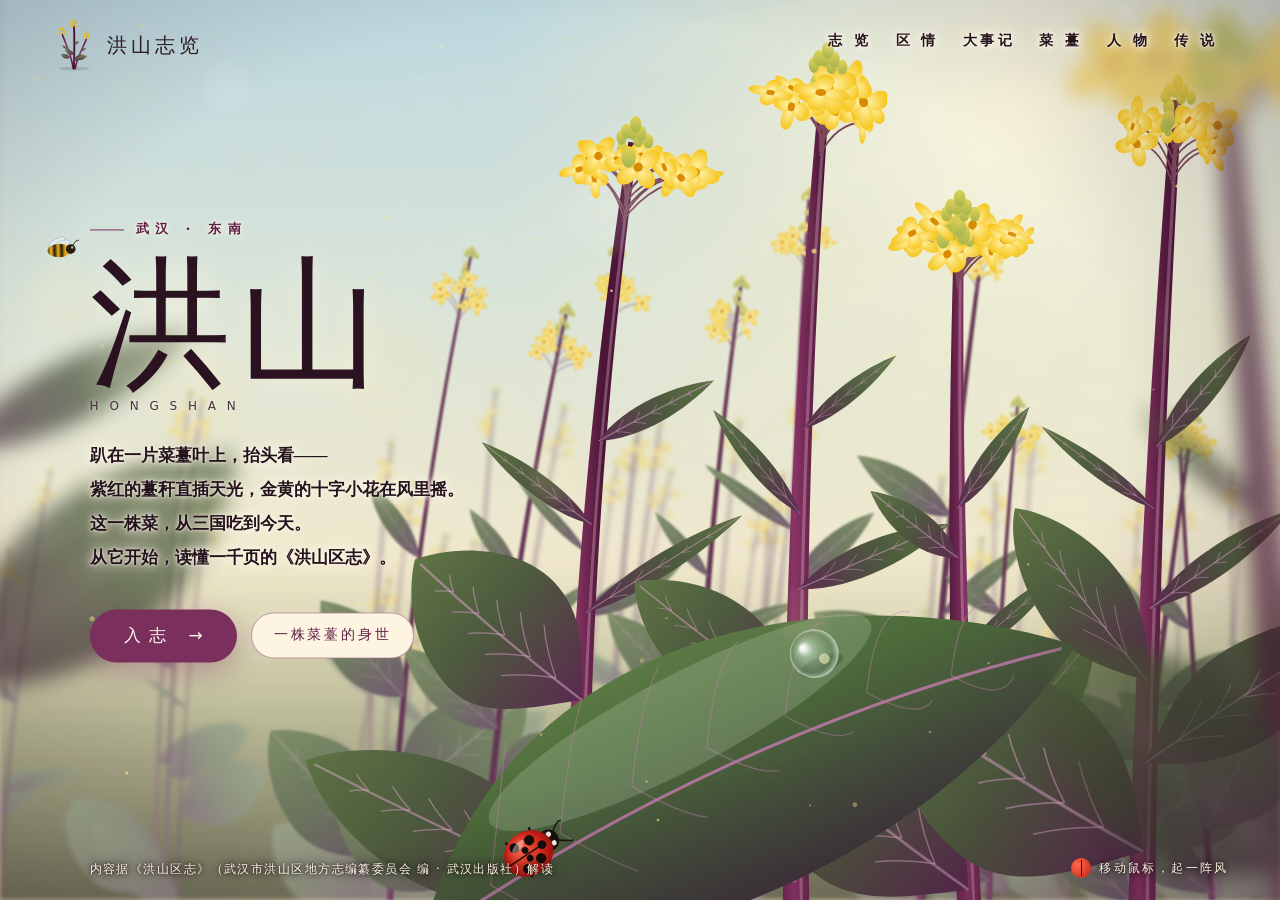
<file: index.html>
<!DOCTYPE html>
<html lang="zh-CN">
<head>
<meta charset="UTF-8">
<link rel="icon" href="assets/img/favicon.svg" type="image/svg+xml">
<meta name="viewport" content="width=device-width,initial-scale=1,viewport-fit=cover">
<title>洪山 · 一株菜薹里的区志</title>
<meta name="description" content="以一只瓢虫的视角走进洪山菜薹林，读懂《洪山区志》里的山水、物产、人物与风俗。">
<link rel="stylesheet" href="assets/css/site.css?v=1124i">
<style>
  html,body{height:100%;overflow:hidden;background:#efe6cf}
  .sky{position:fixed;inset:0;background:
      radial-gradient(60vmax 50vmax at 80% 12%, rgba(255,248,222,.95), rgba(255,240,200,.35) 40%, rgba(255,240,200,0) 70%),
      linear-gradient(180deg,#bcd7df 0%,#d9e4d9 32%,#f1e8cc 64%,#e6d7b2 100%);}
  .rays{position:fixed;inset:-20%;background:repeating-conic-gradient(from 200deg at 82% 8%, rgba(255,250,225,.12) 0 4deg, rgba(255,250,225,0) 4deg 11deg);
        mask-image:radial-gradient(circle at 82% 8%, #000 0, rgba(0,0,0,.4) 35%, transparent 65%);-webkit-mask-image:radial-gradient(circle at 82% 8%, #000 0, rgba(0,0,0,.4) 35%, transparent 65%);
        animation:rayspin 90s linear infinite;pointer-events:none}
  @keyframes rayspin{to{transform:rotate(8deg)}}
  canvas{position:fixed;left:0;top:0;will-change:transform}
  #cv-far{filter:blur(2.6px) saturate(.85);opacity:.9}
  #cv-back{filter:blur(1.3px) saturate(.9)}
  #cv-near{filter:blur(10px);opacity:.7}
  #cv-fx{pointer-events:none}
  .vignette{position:fixed;inset:0;pointer-events:none;background:radial-gradient(ellipse at 45% 45%, rgba(0,0,0,0) 55%, rgba(40,20,30,.28) 100%)}
  .copy{position:fixed;left:7vw;top:50%;transform:translateY(-52%);z-index:5;max-width:min(600px,80vw);color:#2b1a24}
  .copy .loc{font-size:13px;letter-spacing:.5em;color:#7a2f5c;display:flex;align-items:center;gap:12px}
  .copy .loc:before{content:"";width:34px;height:1px;background:#7a2f5c}
  .copy h1{font-family:var(--kai);font-weight:400;font-size:clamp(84px,11vw,170px);line-height:1;margin:.12em 0 .02em;letter-spacing:.06em;
     color:#2a1220;text-shadow:0 2px 30px rgba(255,248,225,.8)}
  .copy h1 span{display:inline-block;animation:sway 6s ease-in-out infinite;transform-origin:50% 100%}
  .copy h1 span:nth-child(2){animation-delay:-2.2s}
  @keyframes sway{0%,100%{transform:rotate(-1.2deg)}50%{transform:rotate(1.4deg)}}
  .copy .en{font-size:12px;letter-spacing:.9em;color:#6c5560;margin-bottom:26px}
  .copy p{font-family:var(--song);font-size:17px;line-height:2;color:#3d2a33;margin:0;text-shadow:0 1px 12px rgba(255,248,230,.9)}
  .cta{margin-top:34px;display:flex;gap:14px;flex-wrap:wrap;align-items:center}
  .btn-main{display:inline-flex;align-items:center;gap:14px;padding:15px 34px;border-radius:999px;background:#7a2f5c;color:#fff8ea;text-decoration:none;
     font-size:17px;letter-spacing:.5em;box-shadow:0 10px 30px rgba(122,47,92,.35);transition:.35s}
  .btn-main:hover{background:#5e1f45;transform:translateY(-2px);letter-spacing:.6em}
  .btn-main i{font-style:normal;letter-spacing:0;transition:.35s}
  .btn-main:hover i{transform:translateX(5px)}
  .btn-ghost{padding:13px 22px;border-radius:999px;border:1px solid rgba(122,47,92,.45);color:#5e1f45;text-decoration:none;font-size:14px;letter-spacing:.2em;background:#fdf5e2;transition:.3s}
  .btn-ghost:hover{background:#fff8ea}
  .topnav{position:fixed;right:3vw;top:22px;z-index:6;display:flex;gap:24px;padding:10px 24px}
  .topnav a{color:#24121c;font-weight:600;text-decoration:none;font-size:14px;letter-spacing:.25em;position:relative;text-shadow:0 0 3px rgba(255,250,236,.95),0 0 9px rgba(255,250,236,.9),0 0 18px rgba(255,250,236,.7)}
  .topnav a:after{content:"";position:absolute;left:0;right:.25em;bottom:-6px;height:1px;background:#7a2f5c;transform:scaleX(0);transition:.3s;transform-origin:left}
  .topnav a:hover:after{transform:scaleX(1)}
  .brand{position:fixed;left:4vw;top:18px;z-index:6;display:flex;align-items:flex-end;gap:10px;text-decoration:none;color:#2b1a24}
  .brand b{font-family:var(--kai);font-weight:400;font-size:20px;letter-spacing:.2em;margin-bottom:12px}
  .foot{position:fixed;left:7vw;bottom:22px;z-index:6;font-size:12px;color:#fff6e2;letter-spacing:.12em;text-shadow:0 0 3px rgba(30,14,24,.95),0 0 8px rgba(30,14,24,.85),0 0 16px rgba(30,14,24,.6)}
  .hint{position:fixed;right:4vw;bottom:22px;z-index:6;font-size:12px;color:#fff6e2;letter-spacing:.2em;display:flex;align-items:center;gap:8px;text-shadow:0 0 3px rgba(30,14,24,.95),0 0 8px rgba(30,14,24,.85),0 0 16px rgba(30,14,24,.6)}
  .hint em{display:inline-block;width:20px;height:20px;border-radius:50%;background:radial-gradient(circle at 35% 35%,#ff6a4a,#c41e14);position:relative}
  .hint em:after{content:"";position:absolute;left:50%;top:2px;bottom:2px;width:1px;background:#2a0c08}
  .intro-veil{position:fixed;inset:0;background:#f3ead4;z-index:20;pointer-events:none;animation:veil 1.6s .2s ease forwards}
  @keyframes veil{to{opacity:0}}
  .copy>*{opacity:0;transform:translateY(14px);animation:rise 1.1s ease forwards}
  .copy .loc{animation-delay:.9s}.copy h1{animation-delay:1.1s}.copy .en{animation-delay:1.35s}.copy p{animation-delay:1.6s}.copy .cta{animation-delay:1.9s}
  @keyframes rise{to{opacity:1;transform:none}}
  .copy p{color:#24121c;font-weight:600;text-shadow:0 0 3px rgba(255,250,236,.95),0 0 10px rgba(255,250,236,.9),0 0 22px rgba(255,250,236,.7)}
  .copy .en{color:#4a3340;text-shadow:0 0 6px rgba(255,250,236,.9)}
  .copy .loc{color:#5e1f45;font-weight:600;text-shadow:0 0 3px rgba(255,250,236,.95),0 0 10px rgba(255,250,236,.9)}
  .mnav{display:none}
  @media (max-width:760px),(max-width:900px) and (orientation:portrait){
    /* 手机：改成可滚动的竖向文档流，按钮和出处永远拿得到 */
    html,body{height:auto;min-height:100%;overflow-x:hidden;overflow-y:auto}
    body{-webkit-text-size-adjust:100%;text-size-adjust:100%}
    .brand{position:absolute;left:5vw;top:max(12px,env(safe-area-inset-top))}
    .brand b{font-size:18px;margin-bottom:9px}
    .mnav{display:flex;position:relative;z-index:6;gap:6px;overflow-x:auto;scrollbar-width:none;margin:calc(82px + env(safe-area-inset-top)) 0 0;padding:0 5vw 4px}
    .mnav::-webkit-scrollbar{display:none}
    .mnav a{flex:none;font-size:14px;letter-spacing:.12em;color:#3a2230;text-decoration:none;padding:8px 14px;border-radius:999px;border:1px solid rgba(122,47,92,.3);background:#fdf5e2}
    .copy{position:relative;left:auto;top:auto;bottom:auto;transform:none;max-width:none;margin:0;padding:18px 7vw 0;display:flex;flex-direction:column}
    .copy .loc{order:1}.copy h1{order:2}.copy .en{order:3}.copy .cta{order:4}.copy p{order:5;margin-top:18px}
    .copy .loc{font-size:12px;letter-spacing:.4em}
    .copy h1{font-size:min(19vw,88px);margin:.1em 0 0;white-space:nowrap}
    .copy .en{margin-bottom:12px}
    .copy p{font-size:15px;line-height:1.8;padding:10px 12px;margin-left:-12px;margin-right:-12px;border-radius:12px;background:rgba(253,245,226,.55)}
    .cta{margin-top:16px;gap:10px;flex-wrap:wrap}
    .btn-main{padding:0 26px;height:46px;font-size:16px;white-space:nowrap;letter-spacing:.4em}
    .btn-ghost{padding:0 16px;height:46px;display:inline-flex;align-items:center;white-space:nowrap;font-size:14px;letter-spacing:.1em}
    .topnav{display:none}.hint{display:none}
    .foot{position:relative;left:auto;right:auto;bottom:auto;margin:28px 7vw 0;padding-bottom:calc(22px + env(safe-area-inset-bottom));font-size:12px;line-height:1.7}
    .copy>*{animation-duration:.8s}
    .copy .loc{animation-delay:.5s}.copy h1{animation-delay:.6s}.copy .en{animation-delay:.7s}.copy p{animation-delay:.8s}.copy .cta{animation-delay:.9s}
  }
  /* 屏幕较矮（如微信内置浏览器、大字体）：压缩间距，尽量让按钮留在第一屏 */
  @media (max-width:760px) and (max-height:700px),(max-width:900px) and (orientation:portrait) and (max-height:700px){
    .mnav{margin-top:calc(70px + env(safe-area-inset-top))}
    .copy{padding-top:10px}
    .copy h1{font-size:min(15vw,70px)}
    .copy p{font-size:14px;line-height:1.7}
    .cta{margin-top:12px}
  }
</style>
</head>
<body>
<div class="sky"></div><div class="rays"></div>
<canvas id="cv-far"></canvas>
<canvas id="cv-back"></canvas>
<canvas id="cv-mid"></canvas>
<canvas id="cv-near"></canvas>
<canvas id="cv-fx"></canvas>
<div class="vignette"></div>

<a class="brand" href="index.html" id="brand"></a>
<nav class="topnav">
  <a href="atlas.html">志 览</a><a href="overview.html">区 情</a><a href="timeline.html">大事记</a><a href="caitai.html">菜 薹</a><a href="people.html">人 物</a><a href="legends.html">传 说</a>
</nav>

<nav class="mnav"><a href="atlas.html">志览</a><a href="overview.html">区情</a><a href="timeline.html">大事记</a><a href="caitai.html">菜薹</a><a href="people.html">人物</a><a href="legends.html">传说</a></nav>
<section class="copy">
  <div class="loc">武汉 · 东南</div>
  <h1><span>洪</span><span>山</span></h1>
  <div class="en">HONGSHAN</div>
  <p>趴在一片菜薹叶上，抬头看——<br>紫红的薹秆直插天光，金黄的十字小花在风里摇。<br>这一株菜，从三国吃到今天。<br>从它开始，读懂一千页的《洪山区志》。</p>
  <div class="cta">
    <a class="btn-main" href="atlas.html">入志<i>→</i></a>
    <a class="btn-ghost" href="caitai.html">一株菜薹的身世</a>
  </div>
</section>

<div class="foot">内容据《洪山区志》（武汉市洪山区地方志编纂委员会 编 · 武汉出版社）解读</div>
<div class="hint"><em></em>移动鼠标，起一阵风</div>
<div class="intro-veil"></div>

<script src="assets/js/logo.js?v=1124g"></script>
<script>document.getElementById('brand').innerHTML = HSLogo(46) + '<b>洪山志览</b>';</script>
<script src="assets/js/hero.js?v=1124g"></script>
</body>
</html>
</file>
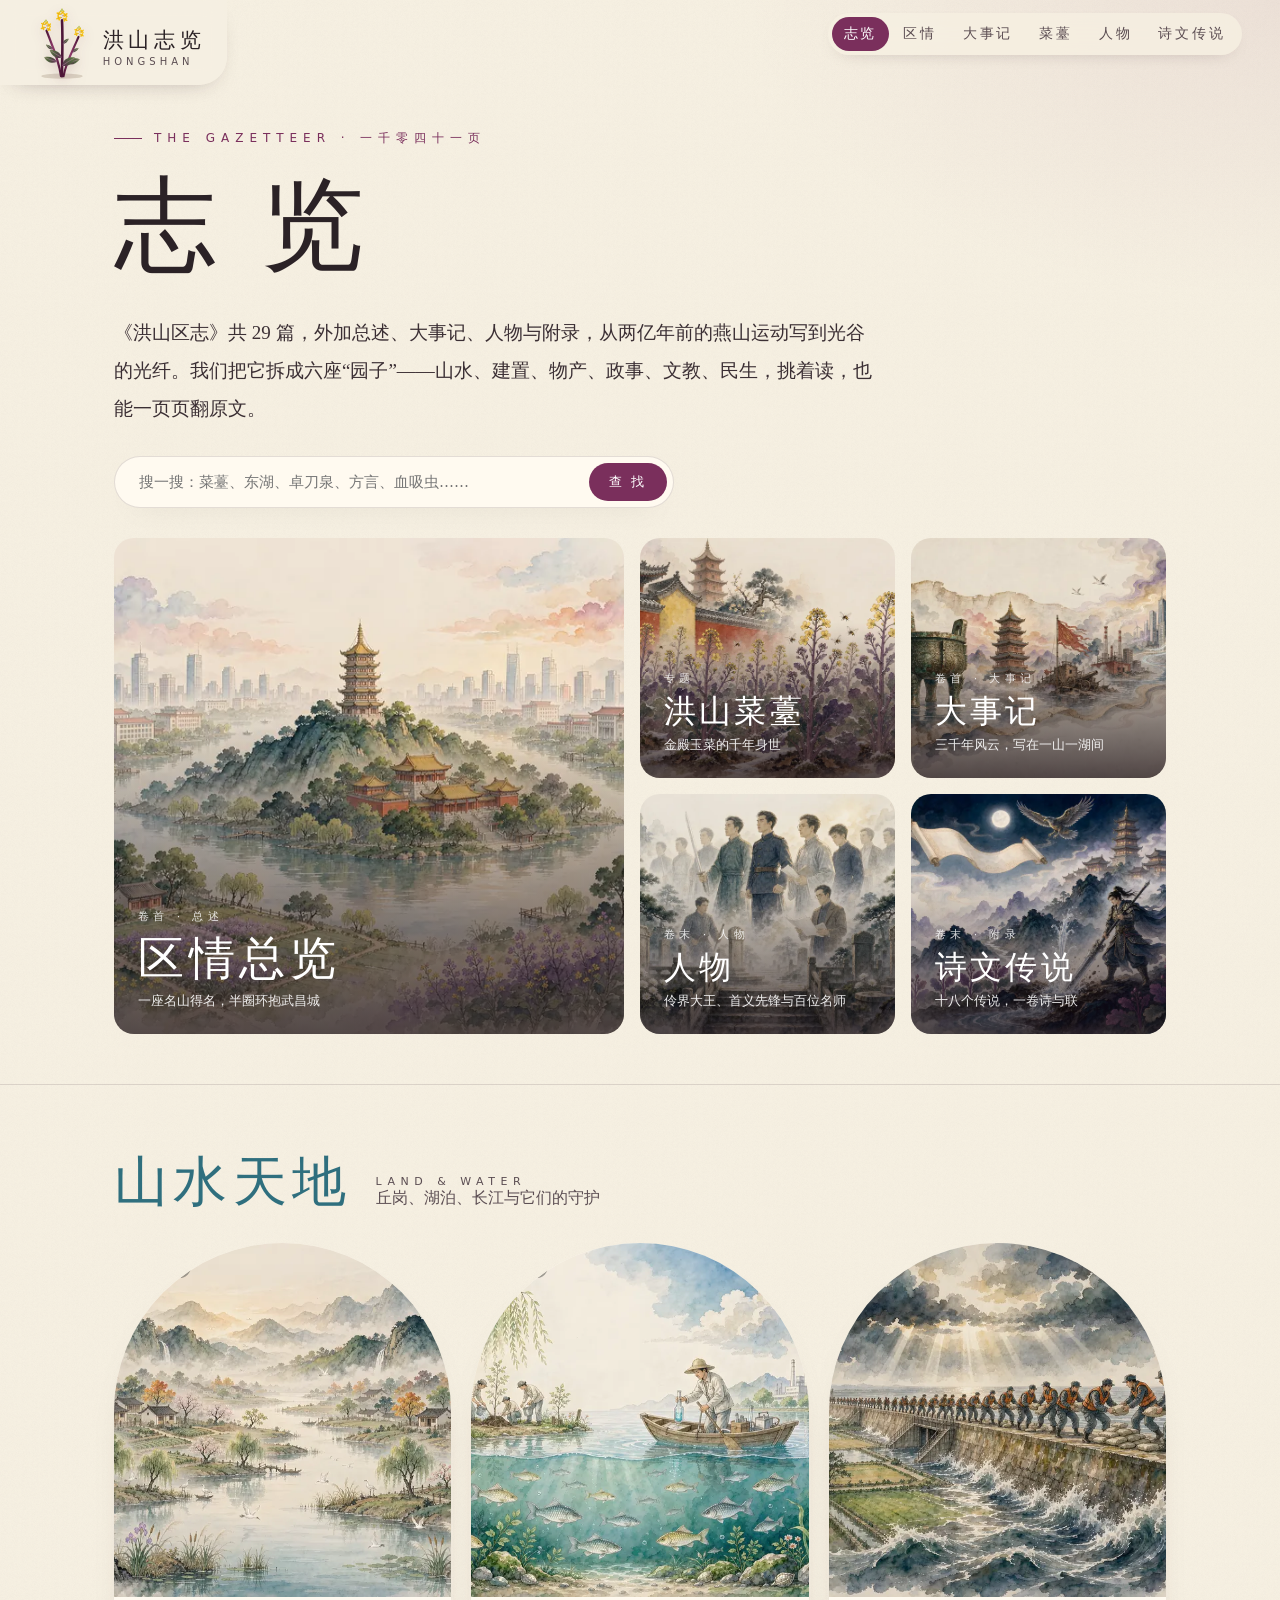
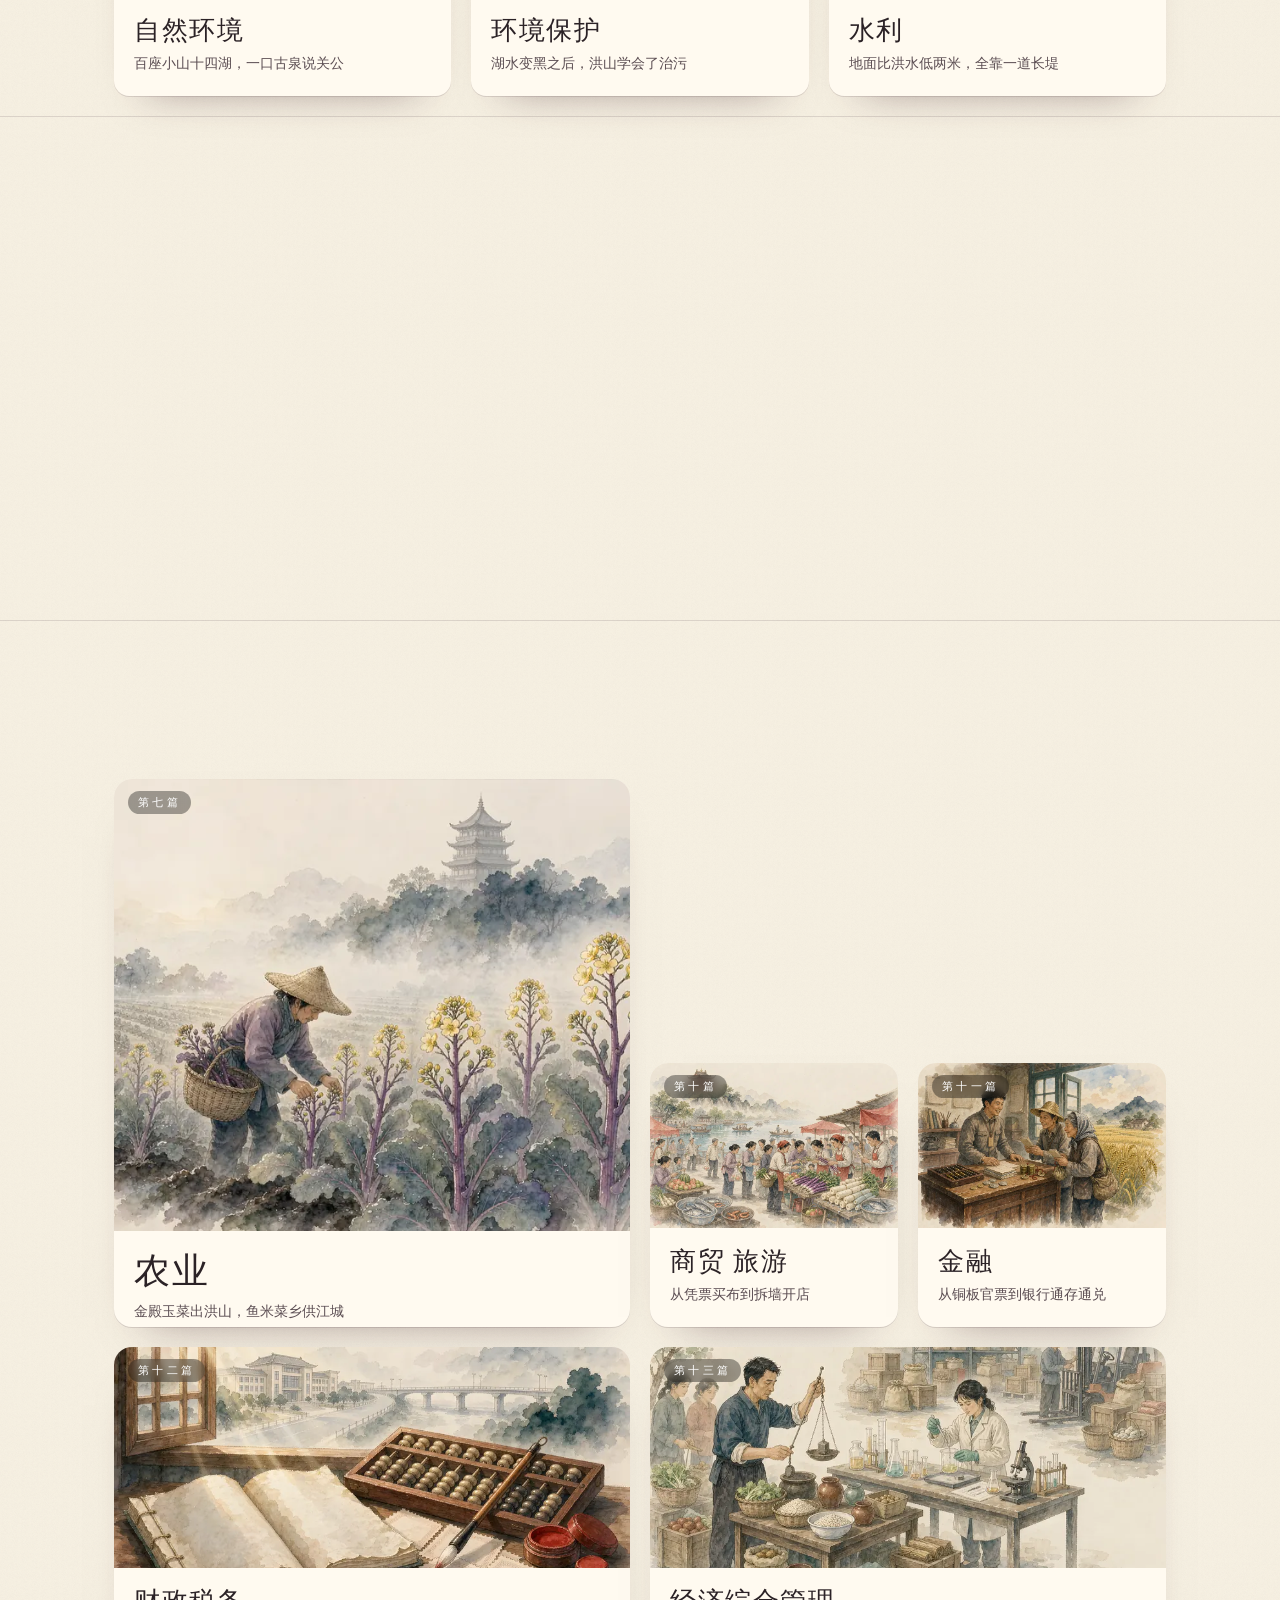
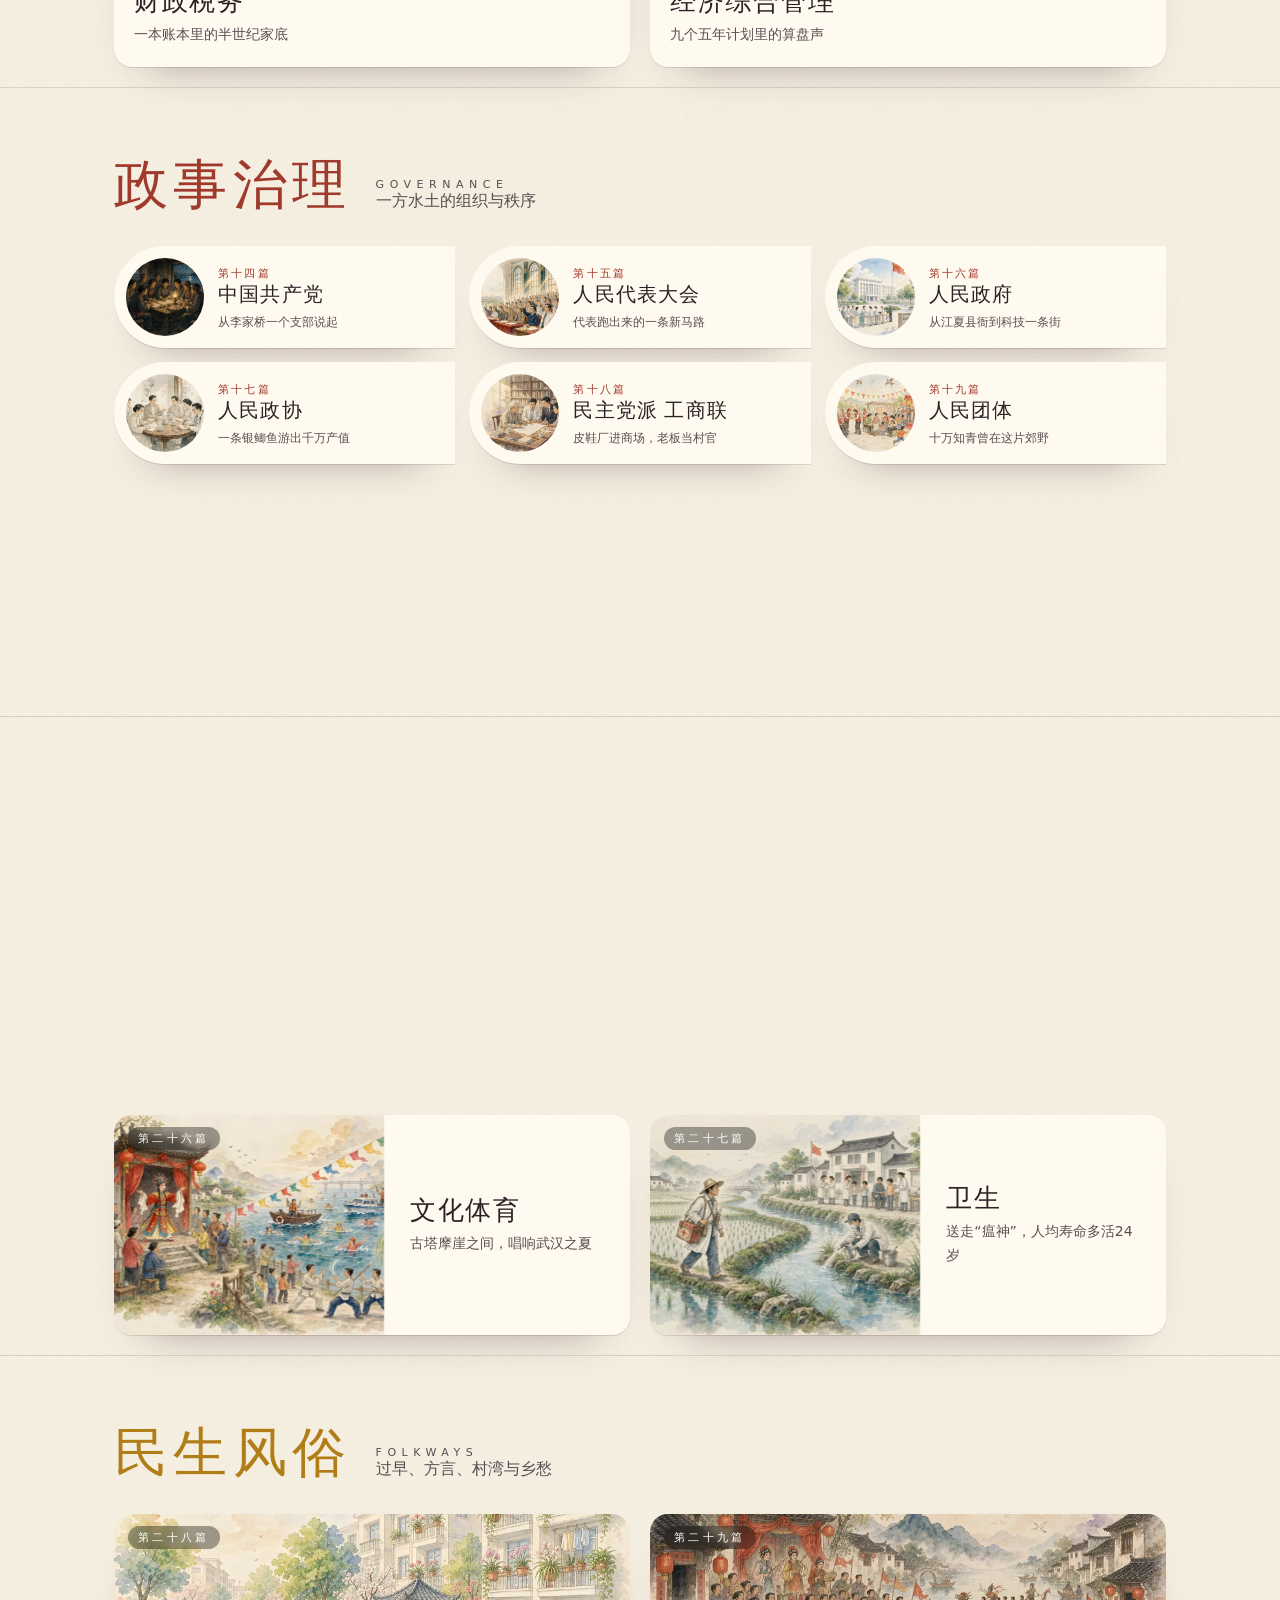
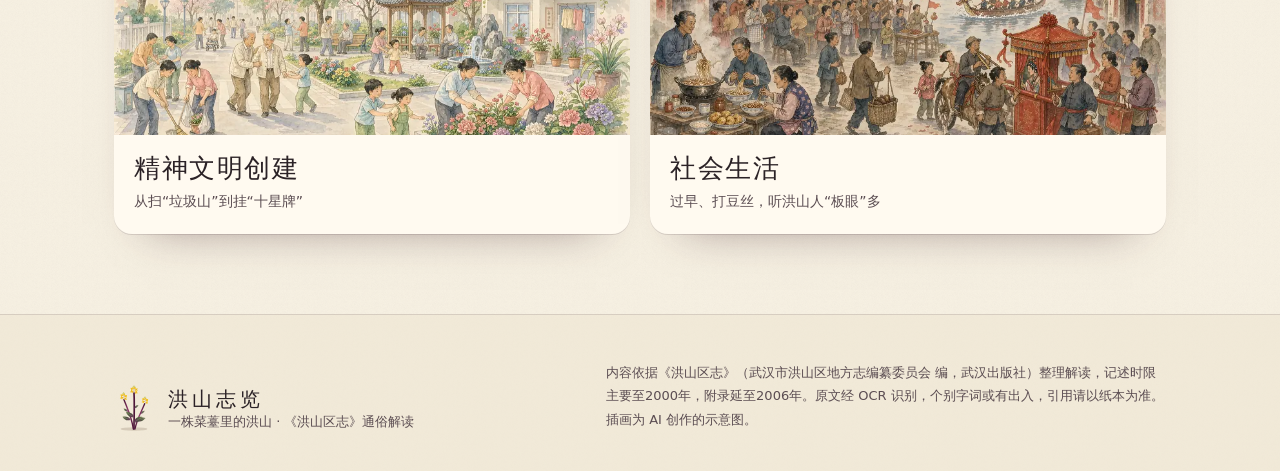
<file: atlas.html>
<!DOCTYPE html>
<html lang="zh-CN">
<head>
<meta charset="UTF-8">
<link rel="icon" href="assets/img/favicon.svg" type="image/svg+xml">
<meta name="viewport" content="width=device-width,initial-scale=1,viewport-fit=cover">
<title>志览 · 洪山志览</title>
<link rel="stylesheet" href="assets/css/site.css?v=1124i">
</head>
<body>
<script src="assets/js/logo.js?v=1124g"></script>
<script src="data/site.js?v=1124g"></script>
<script src="assets/js/app.js?v=1124h"></script>
<script>HSApp.atlas();</script>
</body>
</html>
</file>
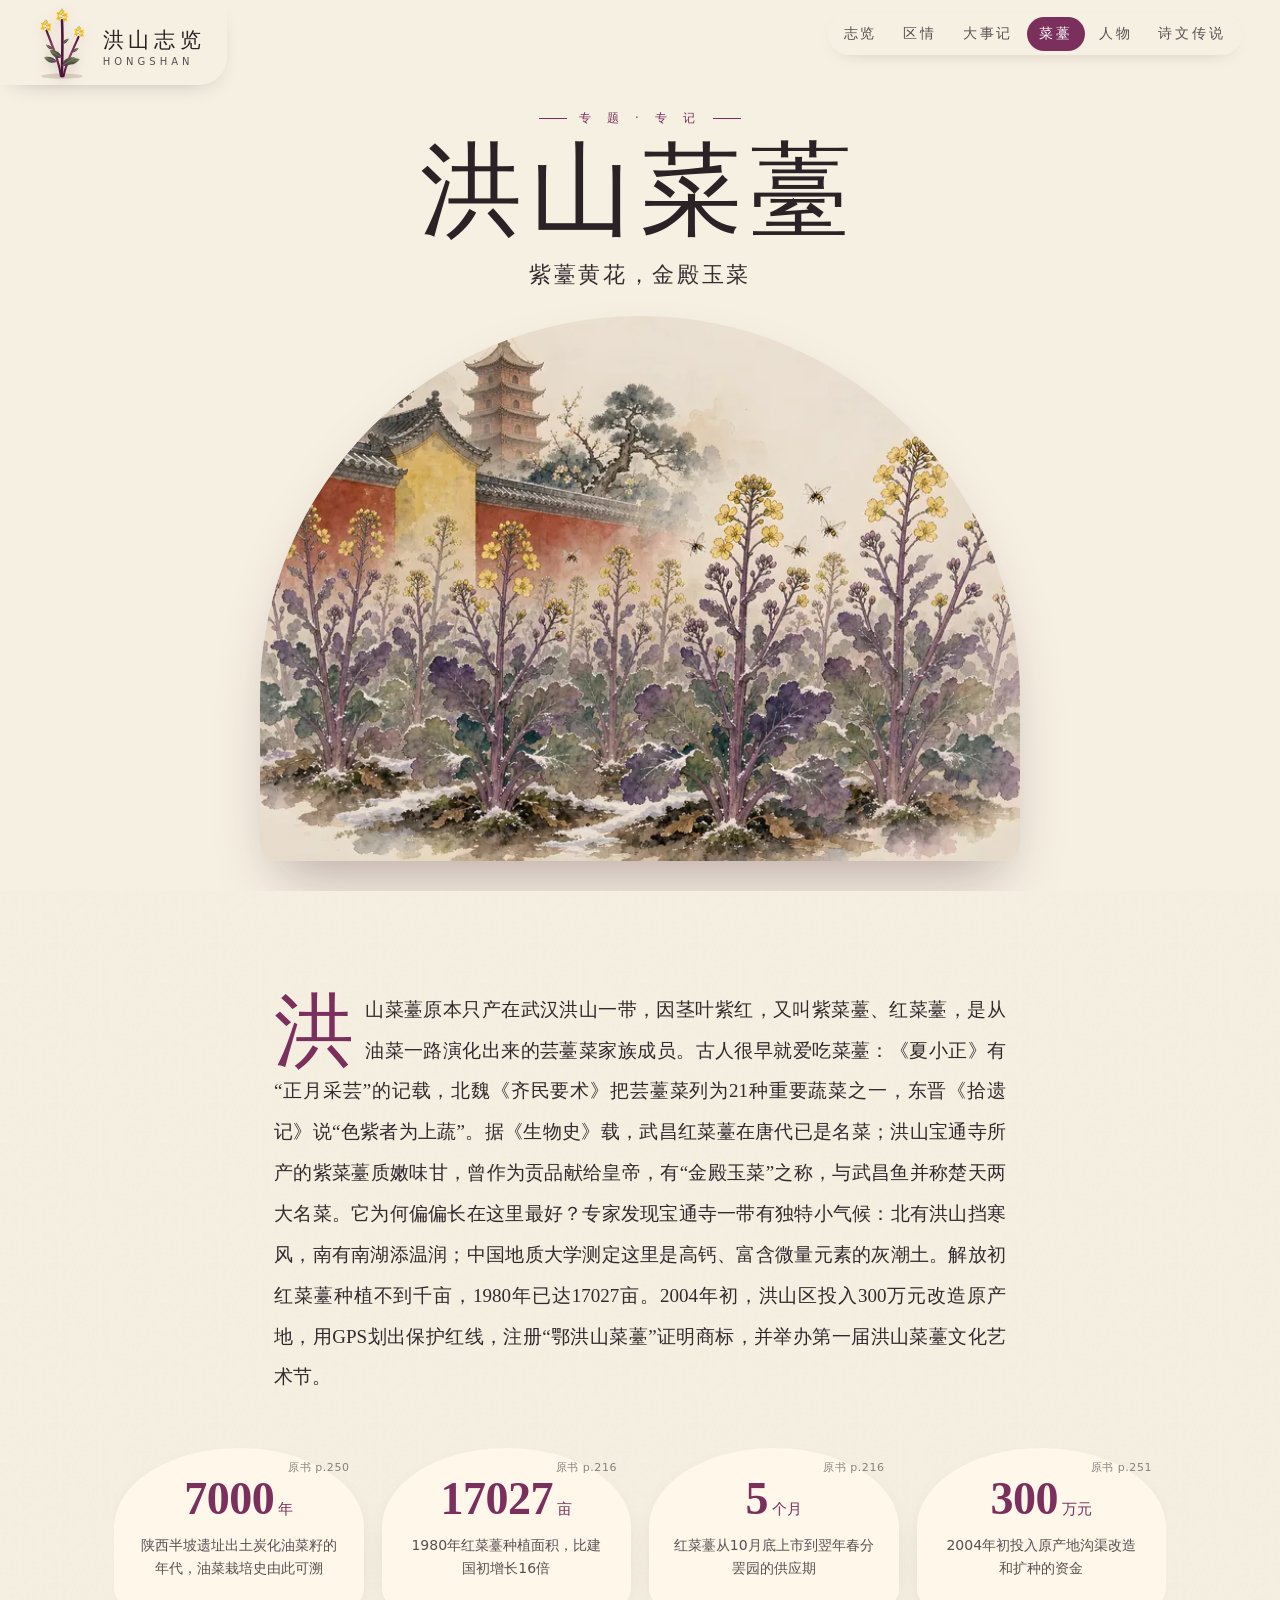
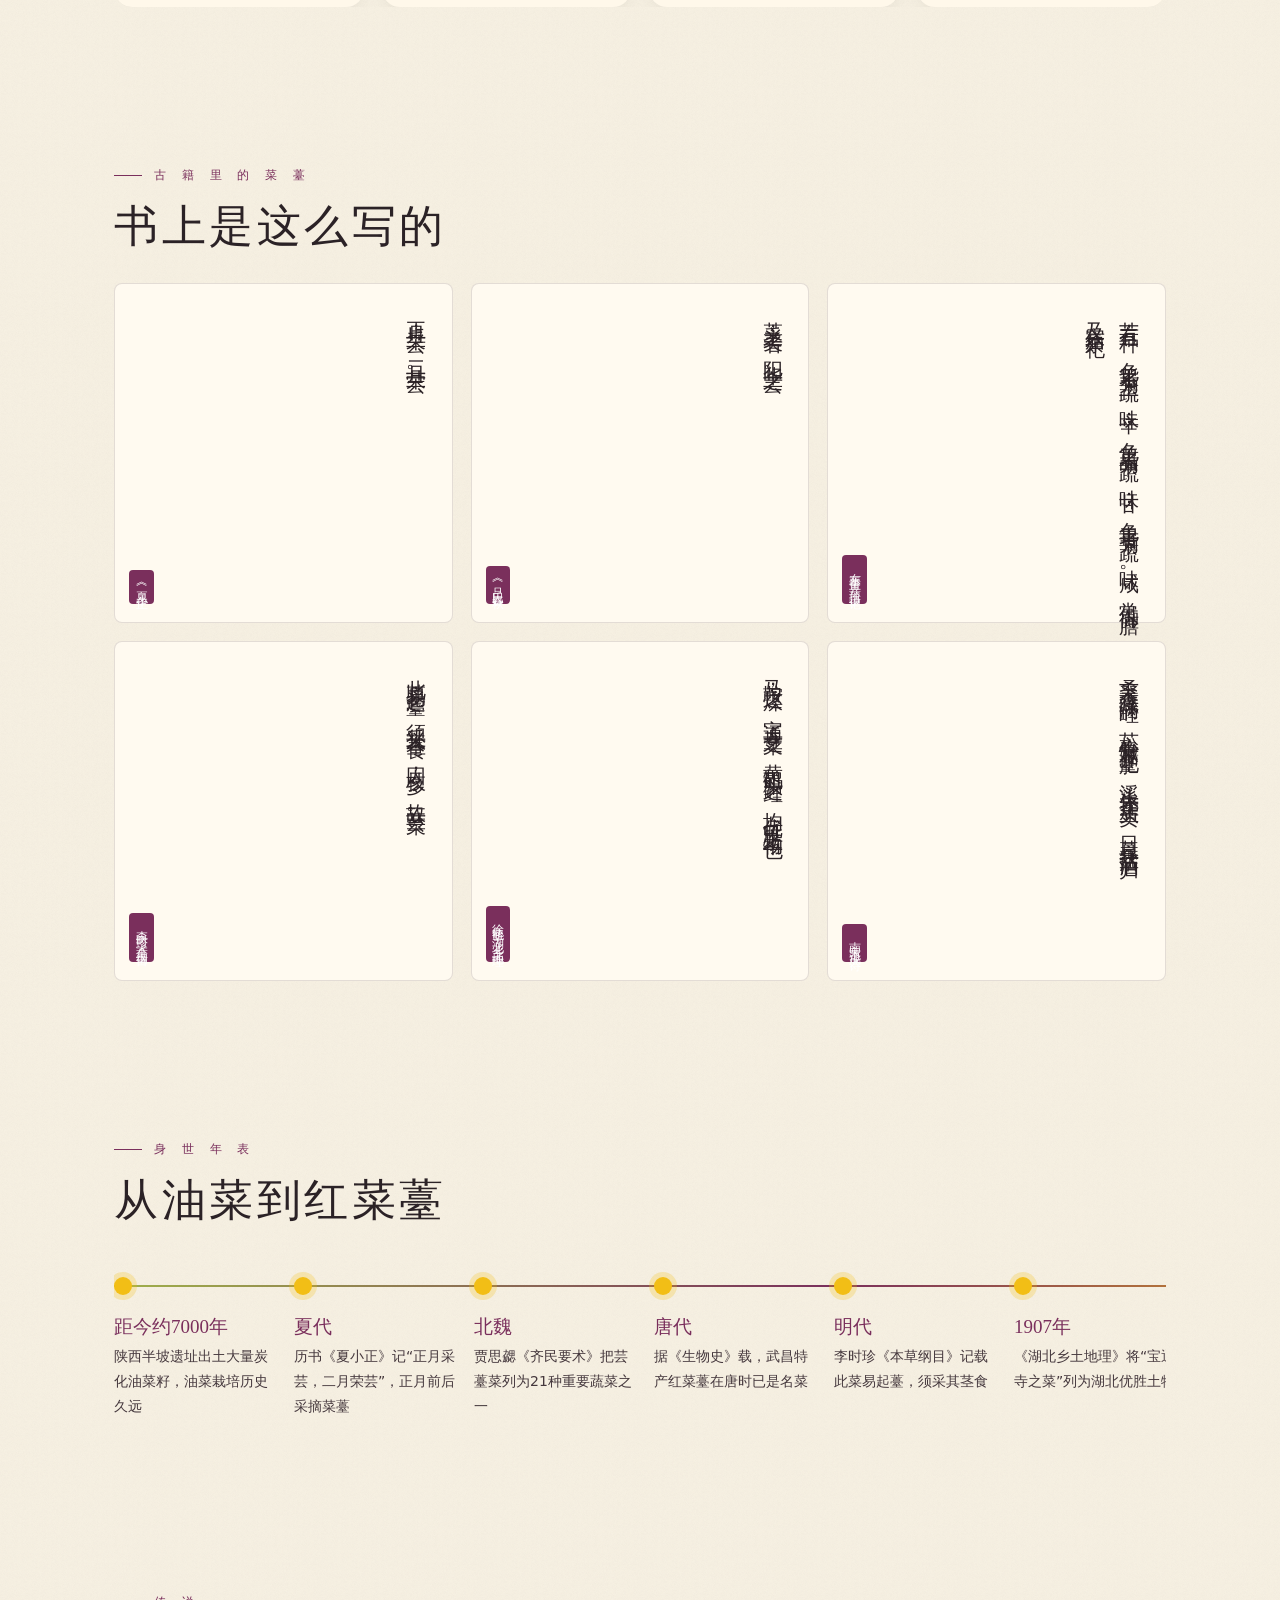
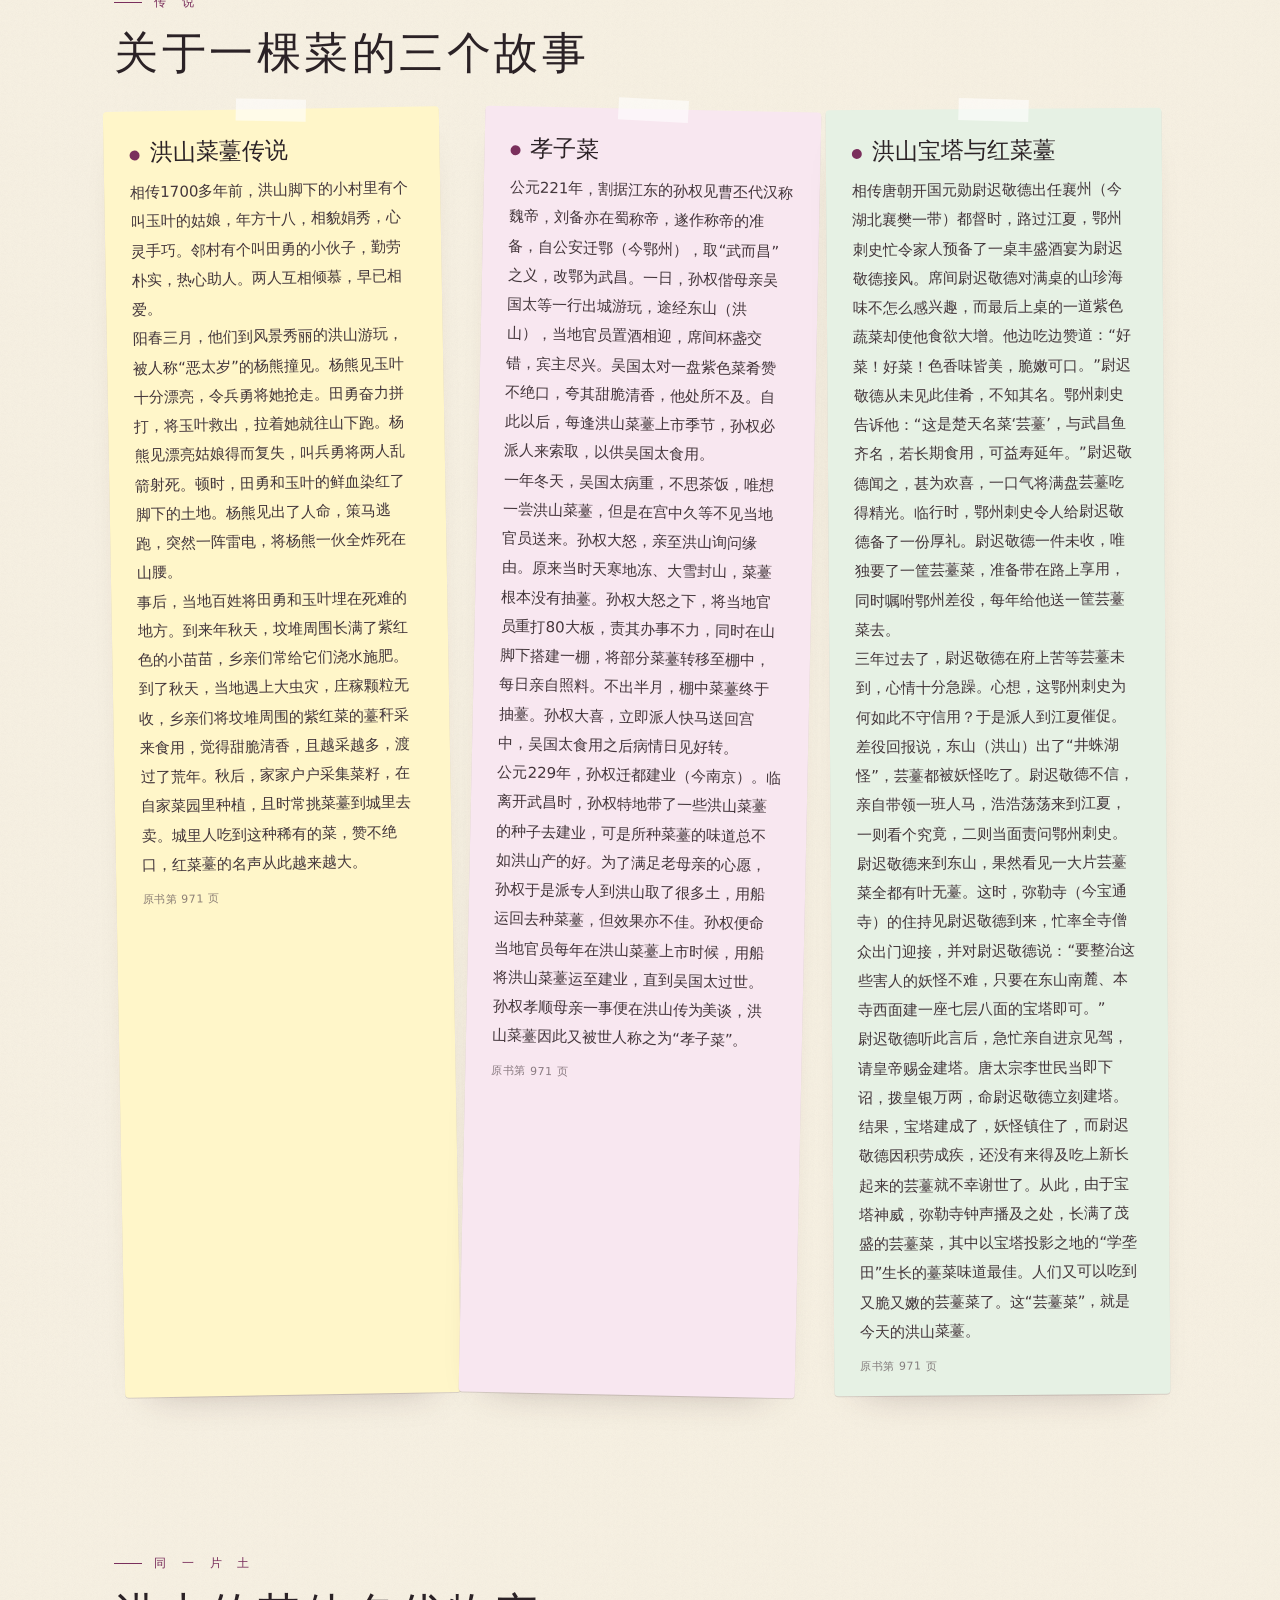
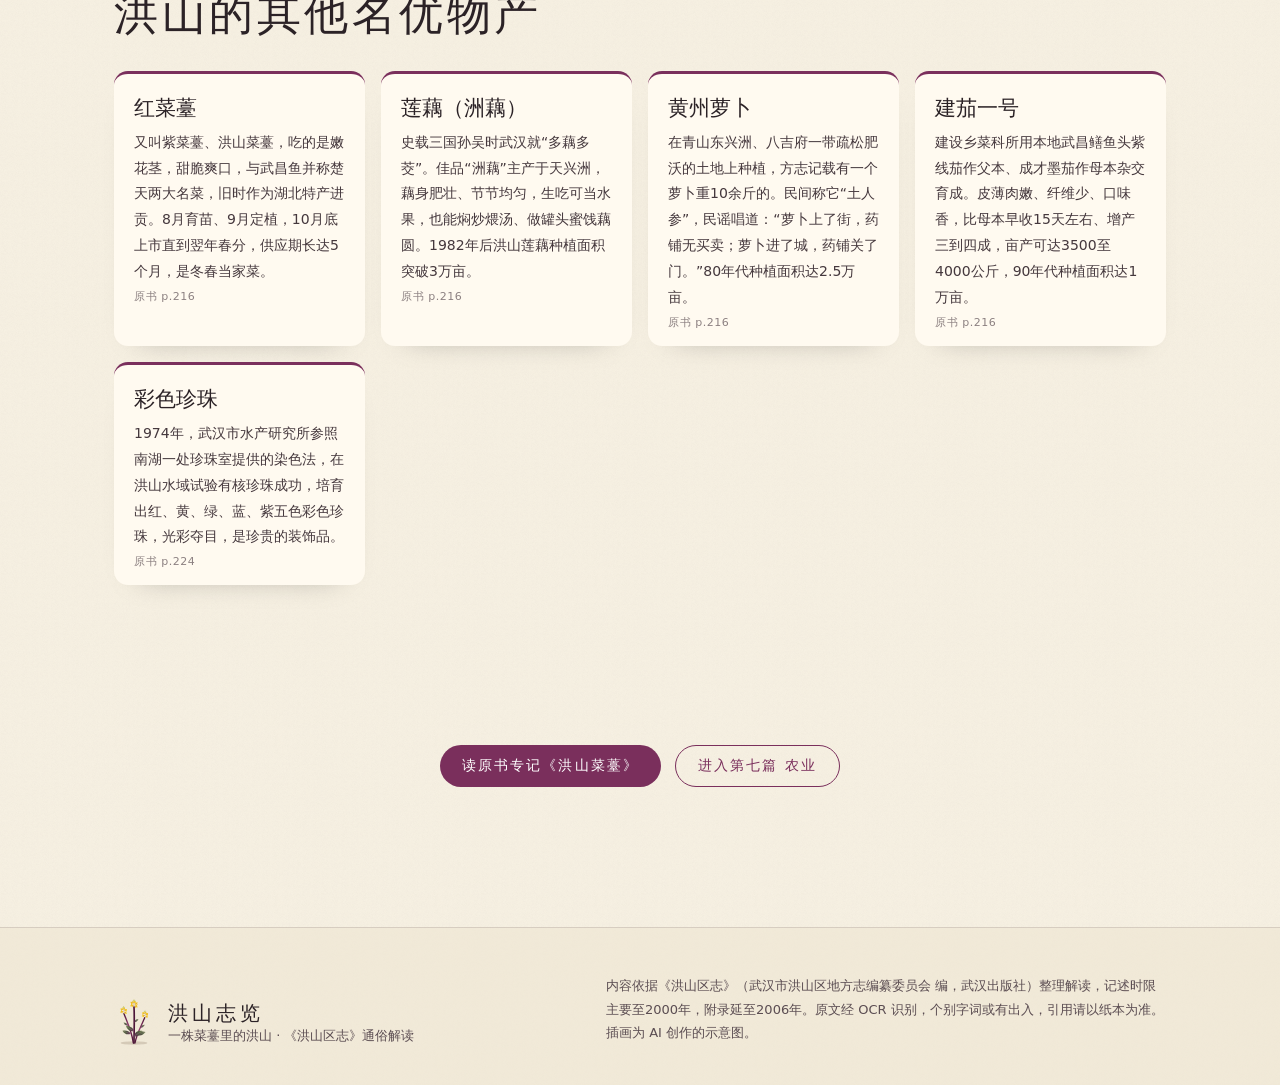
<file: caitai.html>
<!DOCTYPE html>
<html lang="zh-CN">
<head>
<meta charset="UTF-8">
<link rel="icon" href="assets/img/favicon.svg" type="image/svg+xml">
<meta name="viewport" content="width=device-width,initial-scale=1,viewport-fit=cover">
<title>洪山菜薹 · 洪山志览</title>
<link rel="stylesheet" href="assets/css/site.css?v=1124i">
</head>
<body>
<script src="assets/js/logo.js?v=1124g"></script>
<script src="data/site.js?v=1124g"></script>
<script src="assets/js/app.js?v=1124h"></script>
<script>HSApp.caitai();</script>
</body>
</html>
</file>
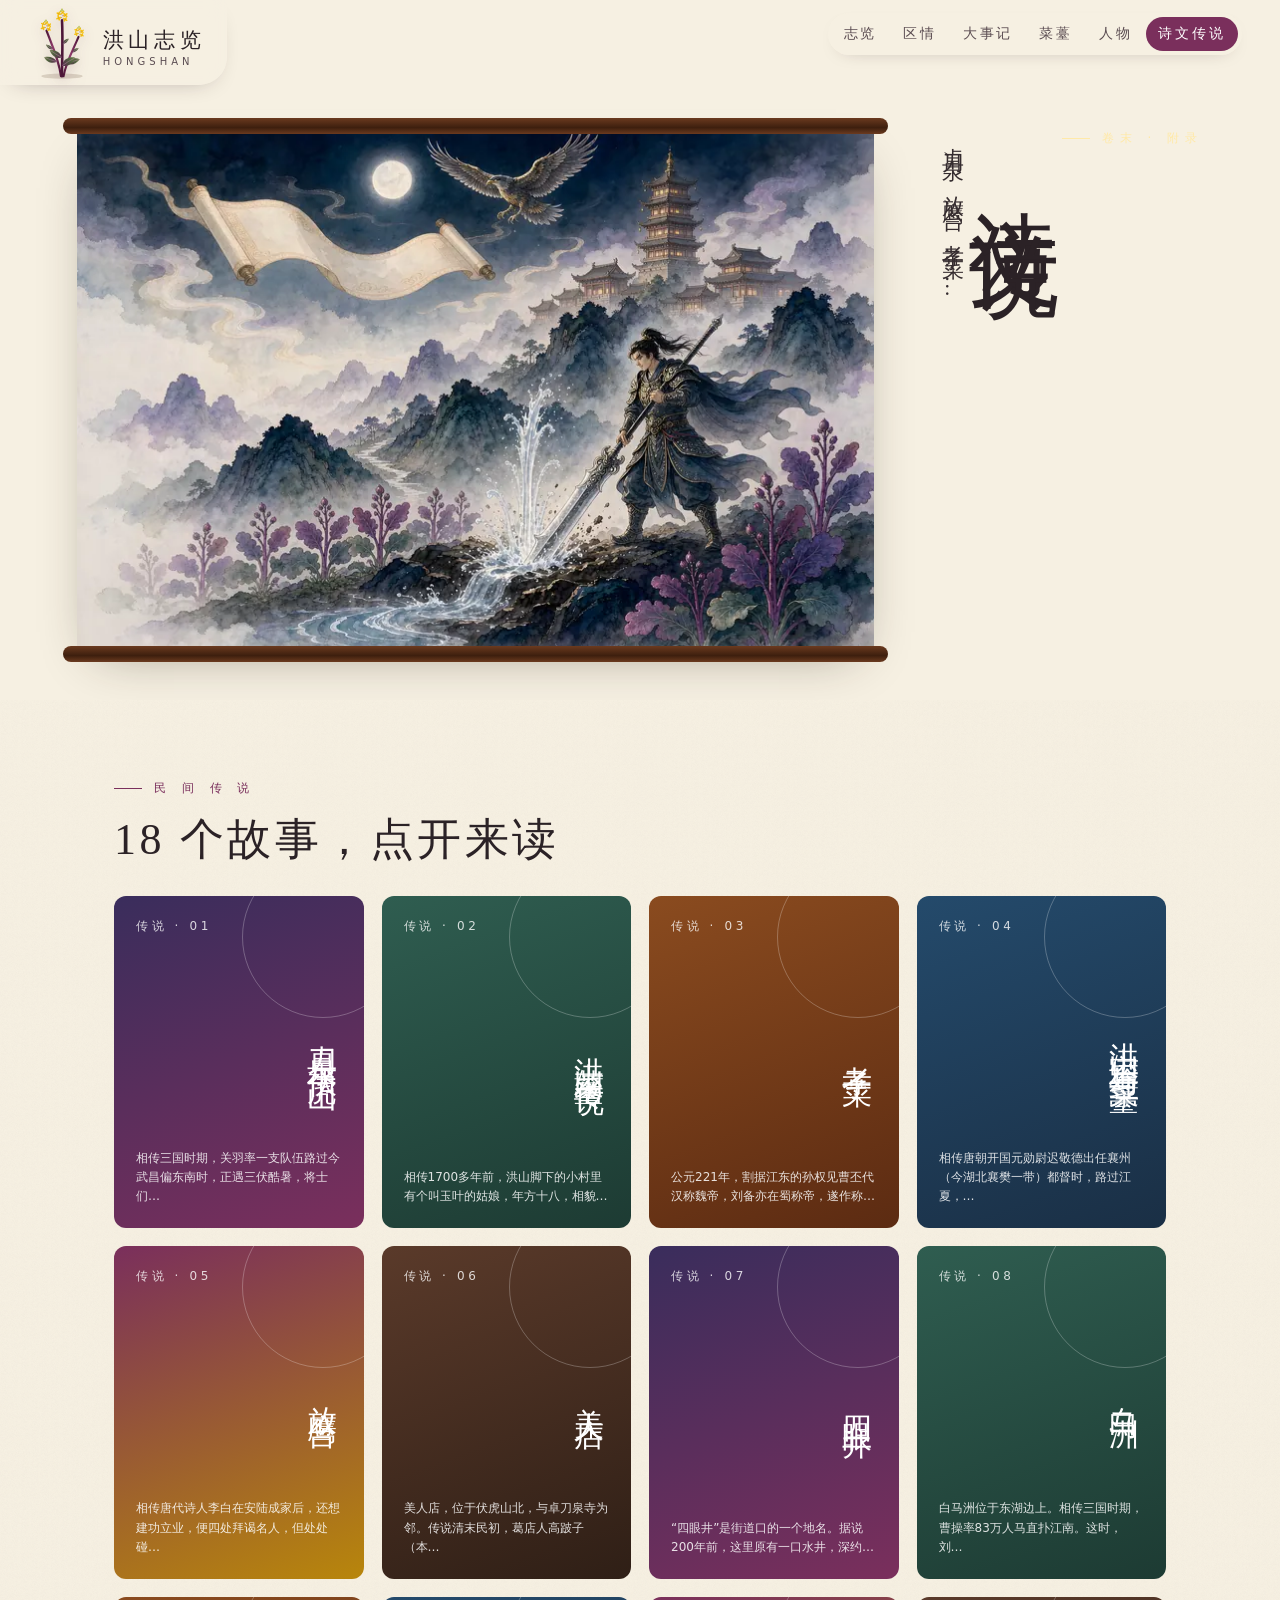
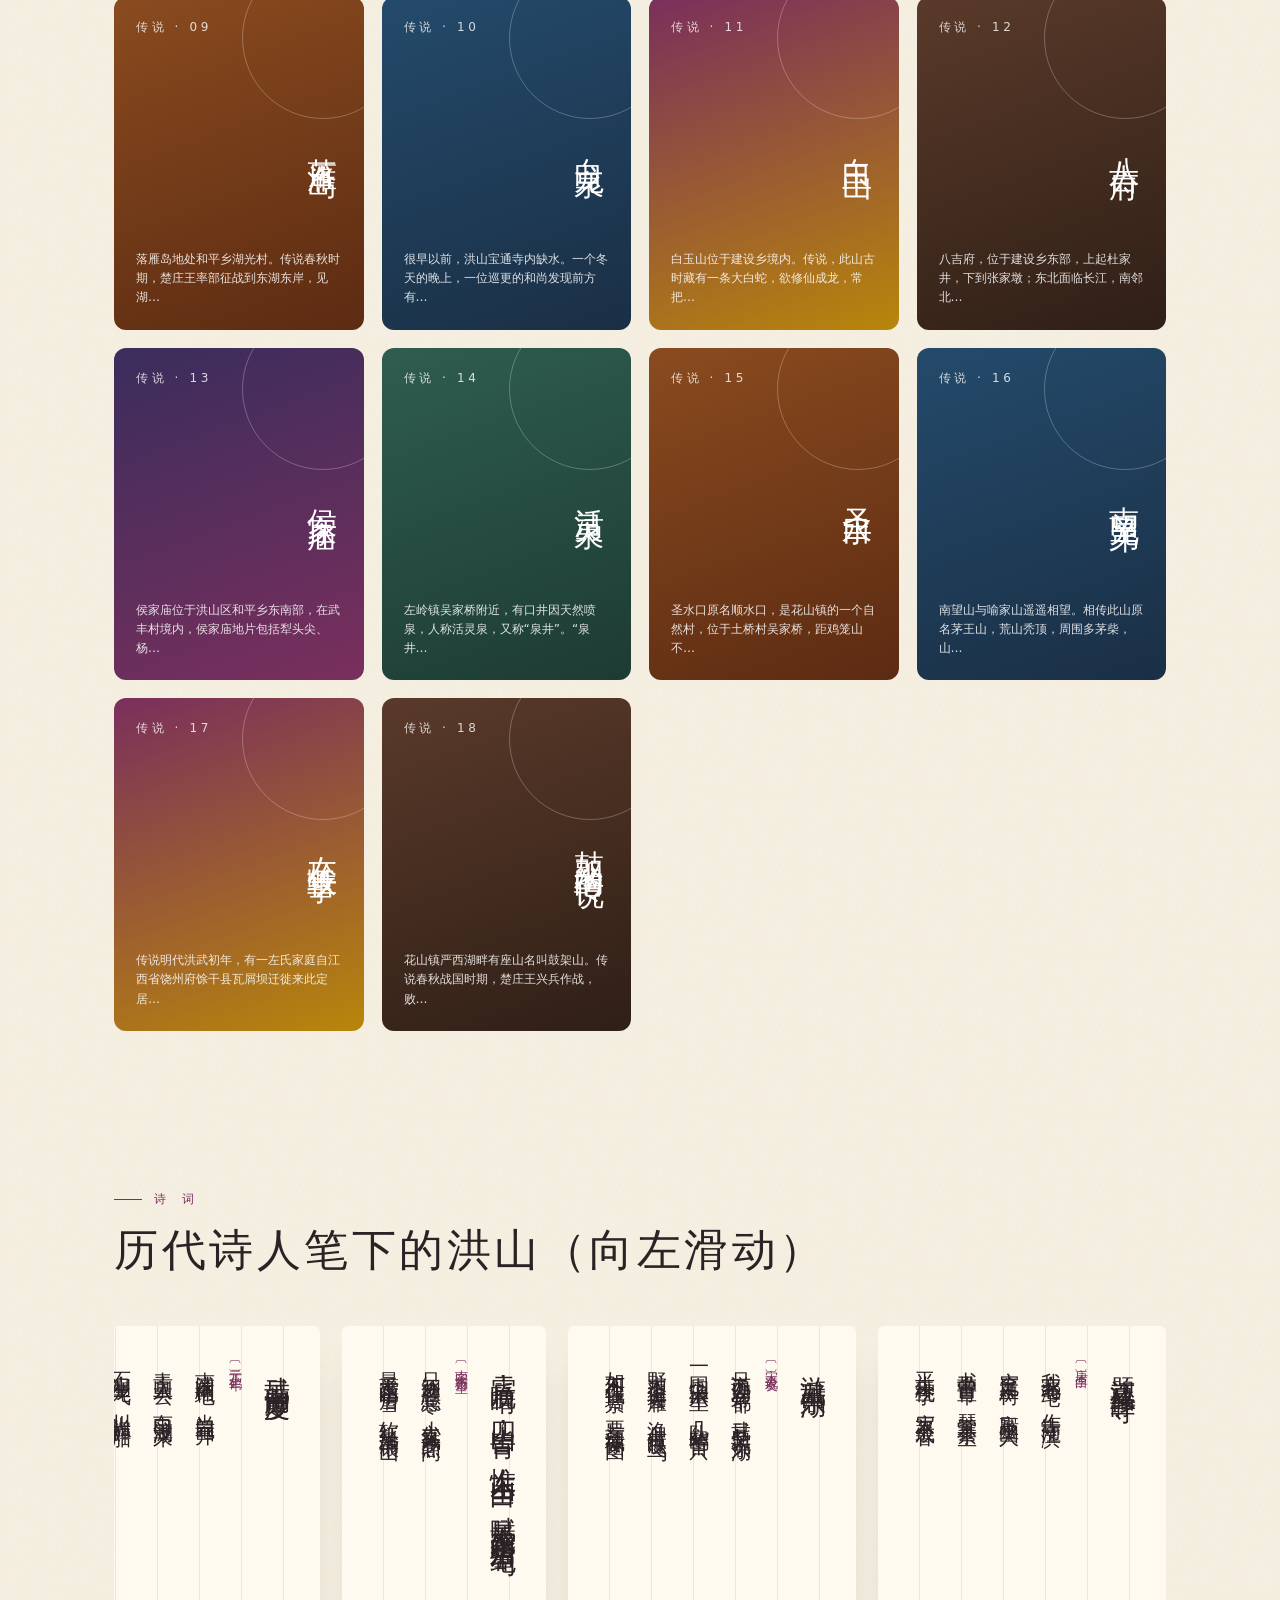
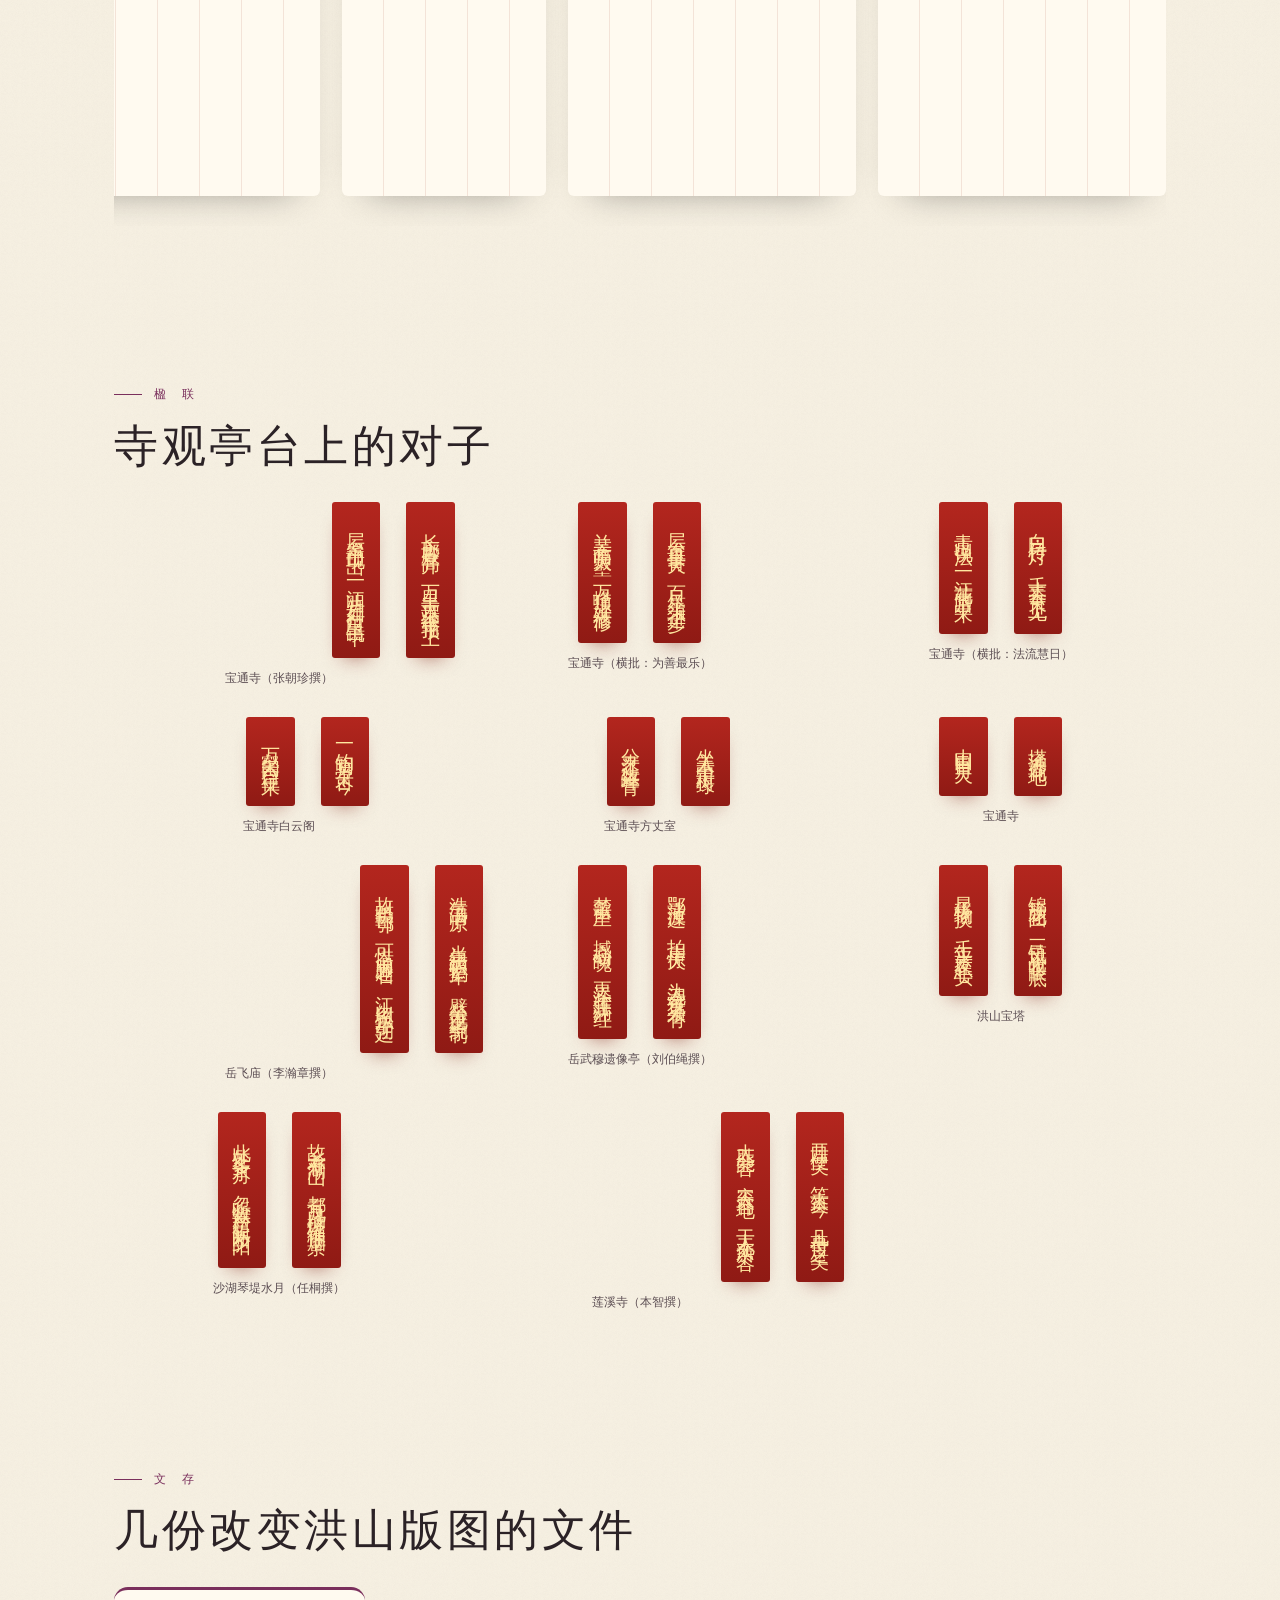
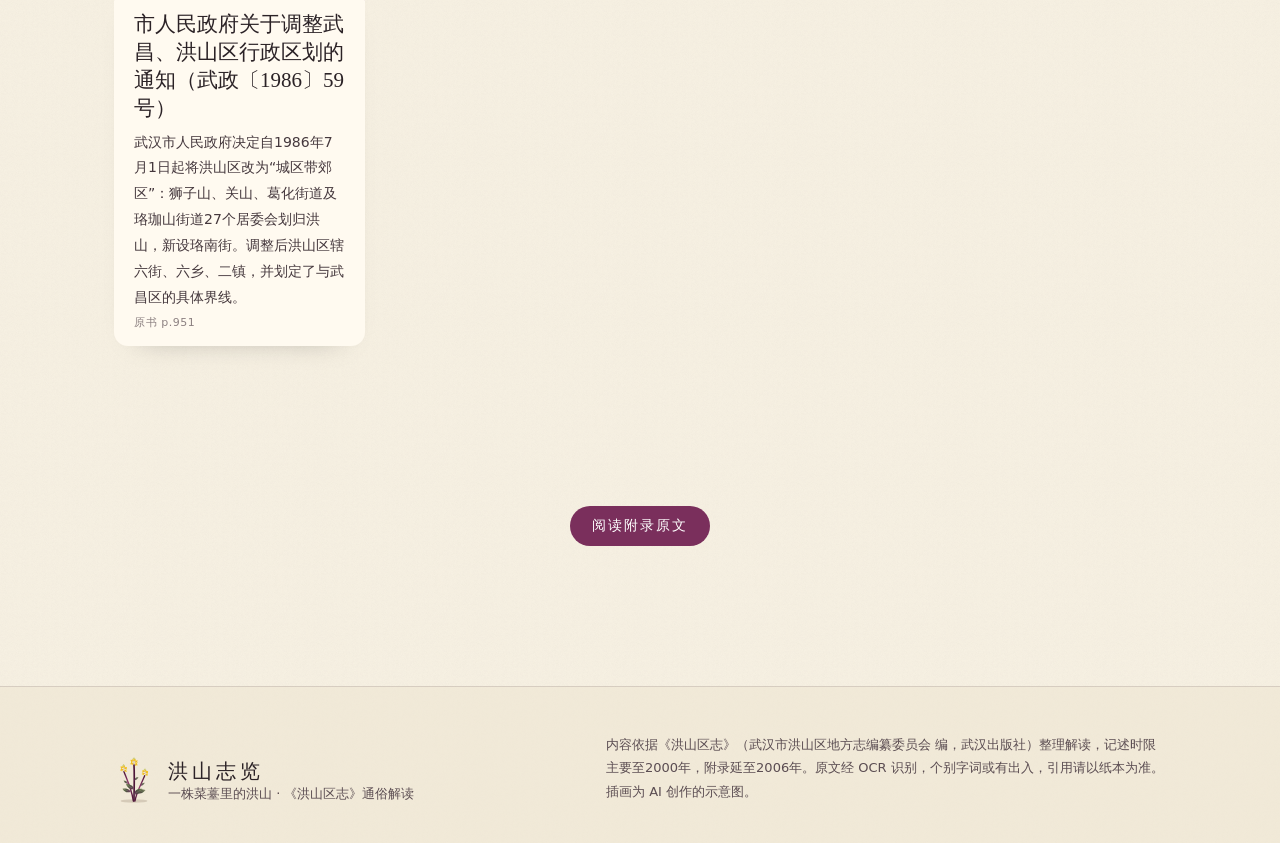
<file: legends.html>
<!DOCTYPE html>
<html lang="zh-CN">
<head>
<meta charset="UTF-8">
<link rel="icon" href="assets/img/favicon.svg" type="image/svg+xml">
<meta name="viewport" content="width=device-width,initial-scale=1,viewport-fit=cover">
<title>诗文传说 · 洪山志览</title>
<link rel="stylesheet" href="assets/css/site.css?v=1124i">
</head>
<body>
<script src="assets/js/logo.js?v=1124g"></script>
<script src="data/site.js?v=1124g"></script>
<script src="assets/js/app.js?v=1124h"></script>
<script>HSApp.legends();</script>
</body>
</html>
</file>
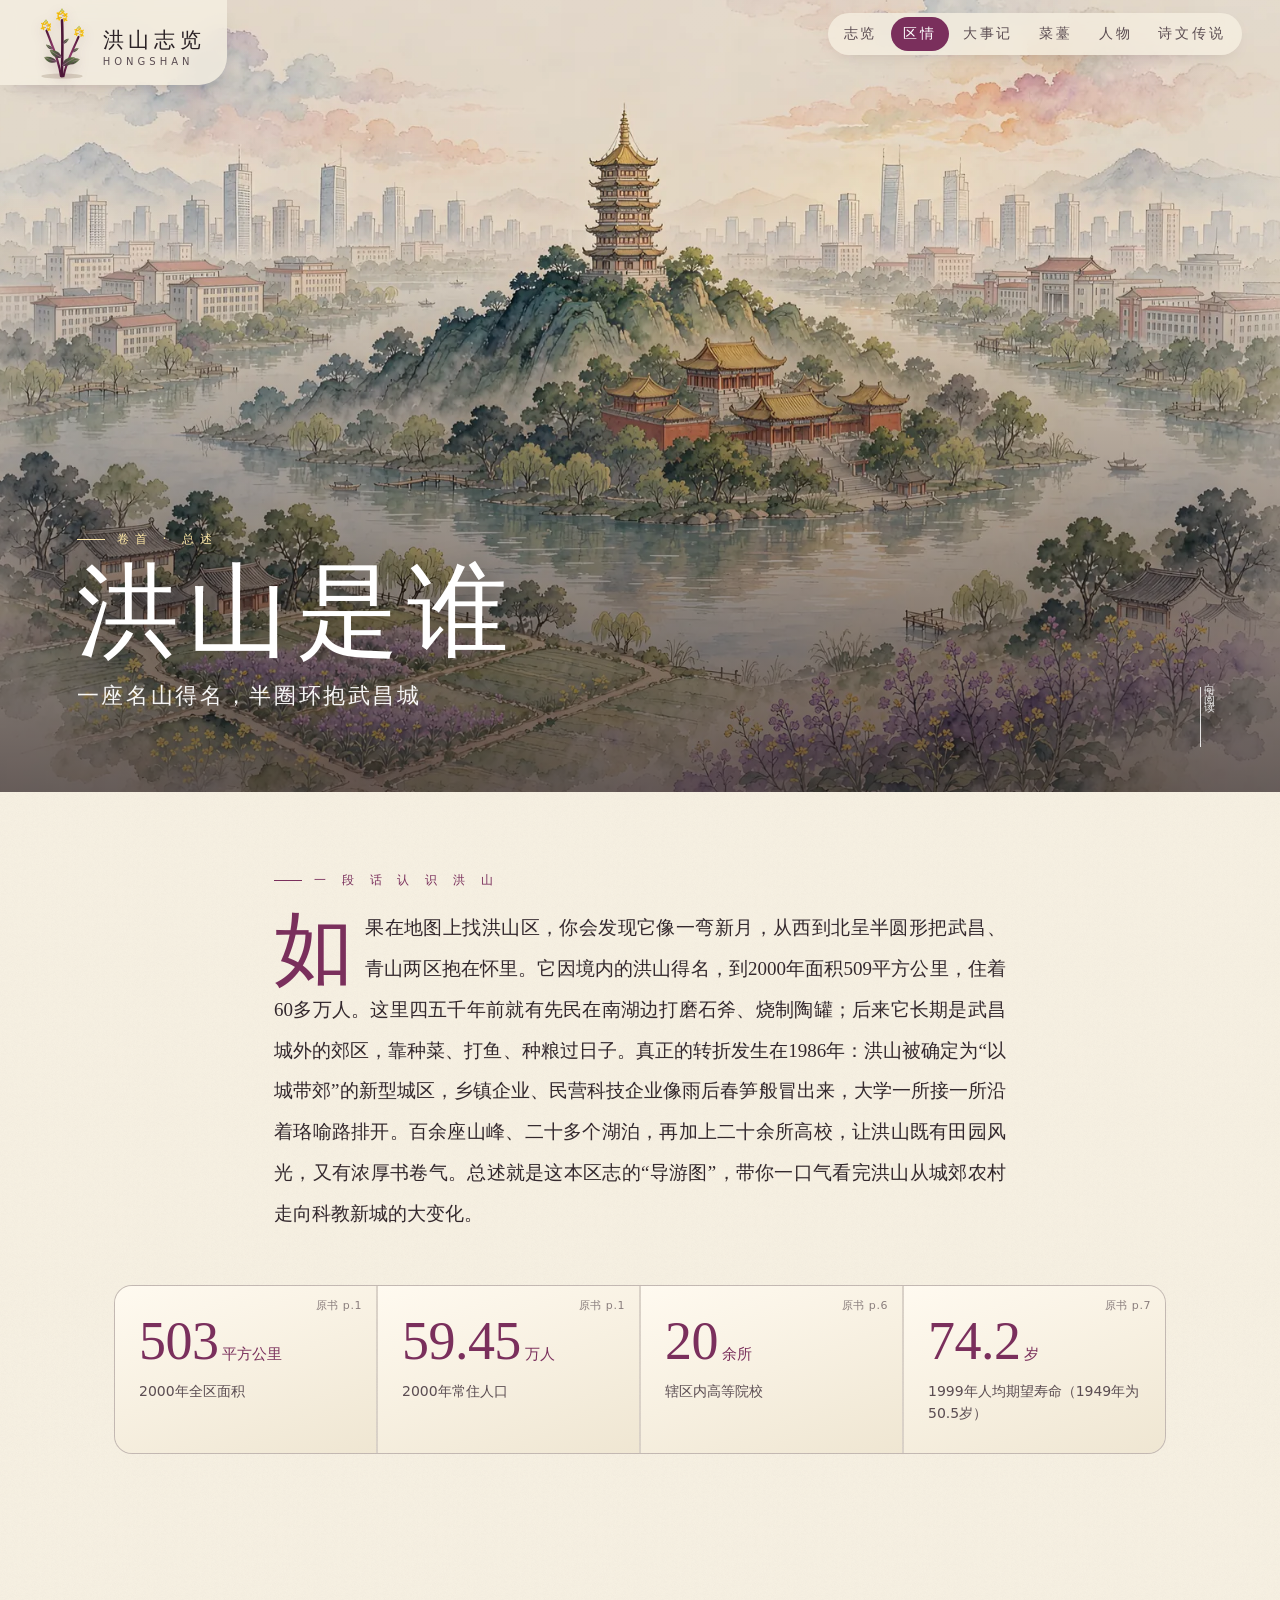
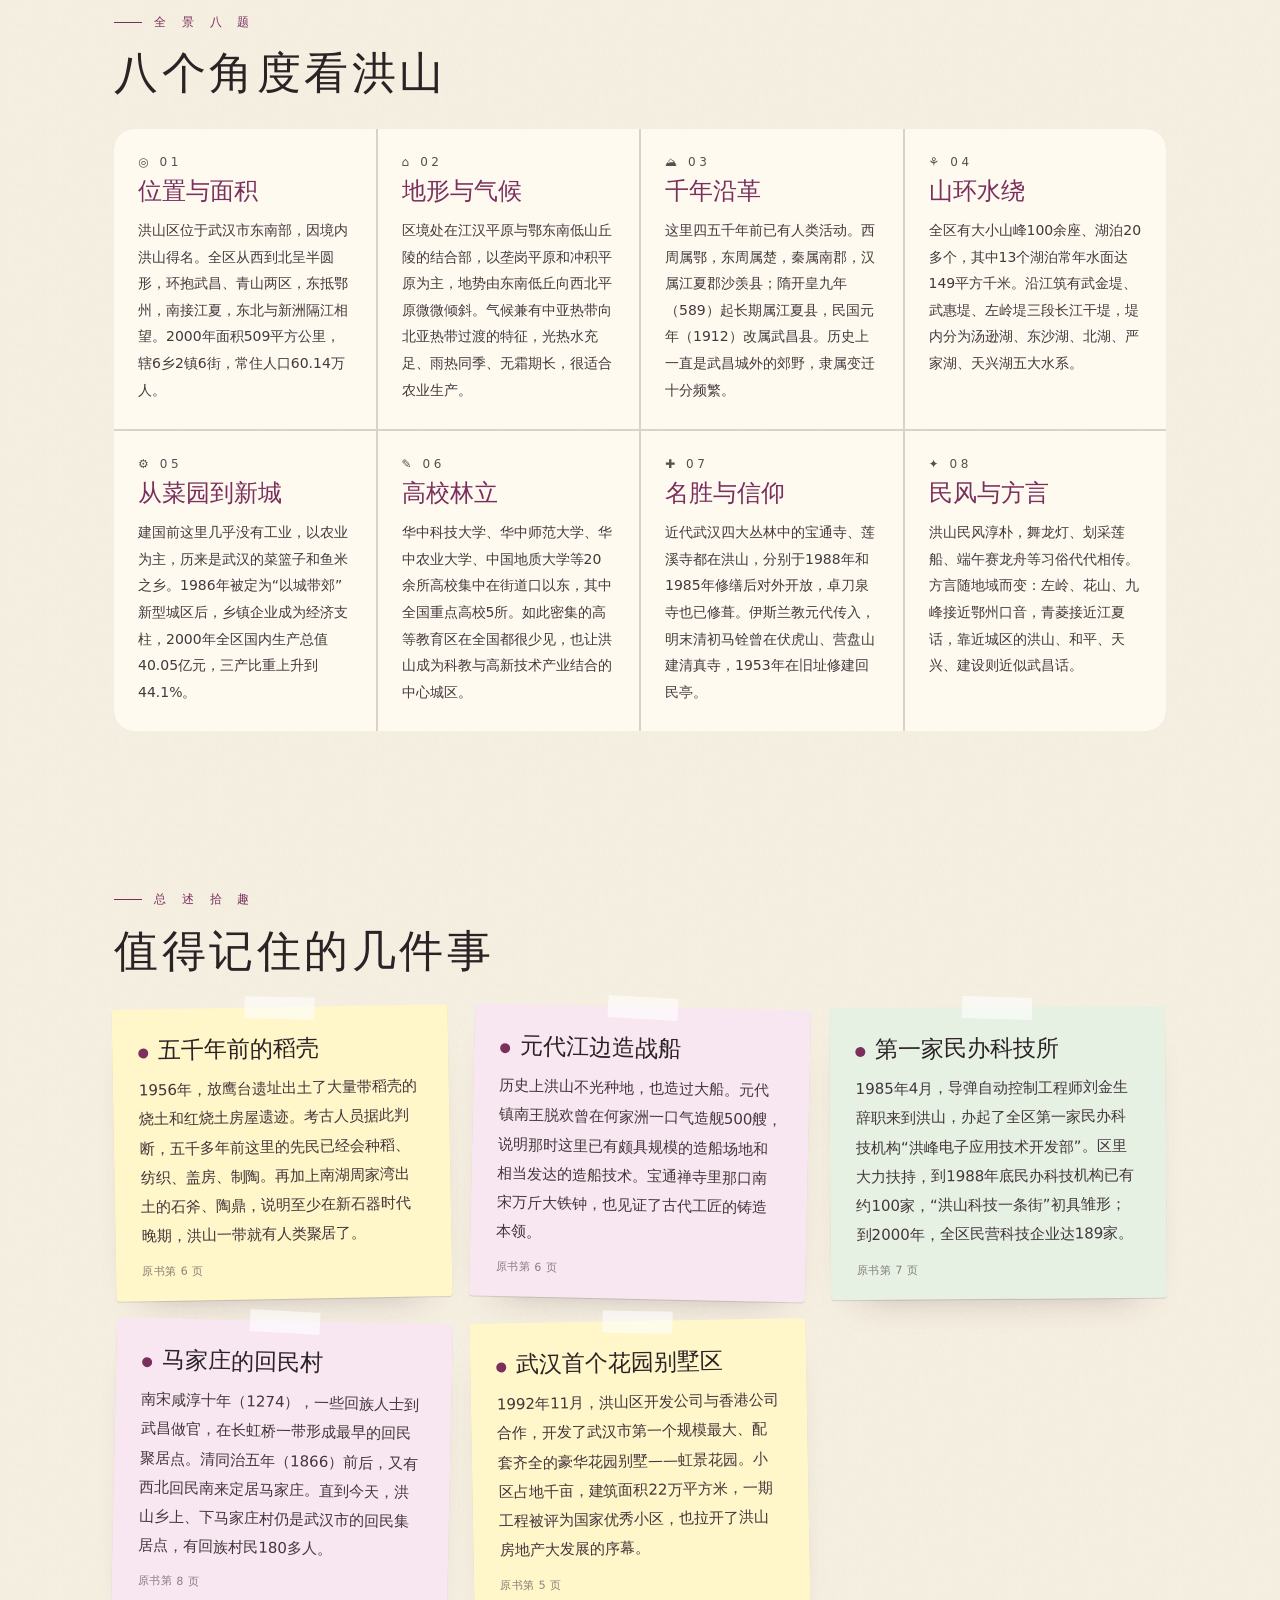
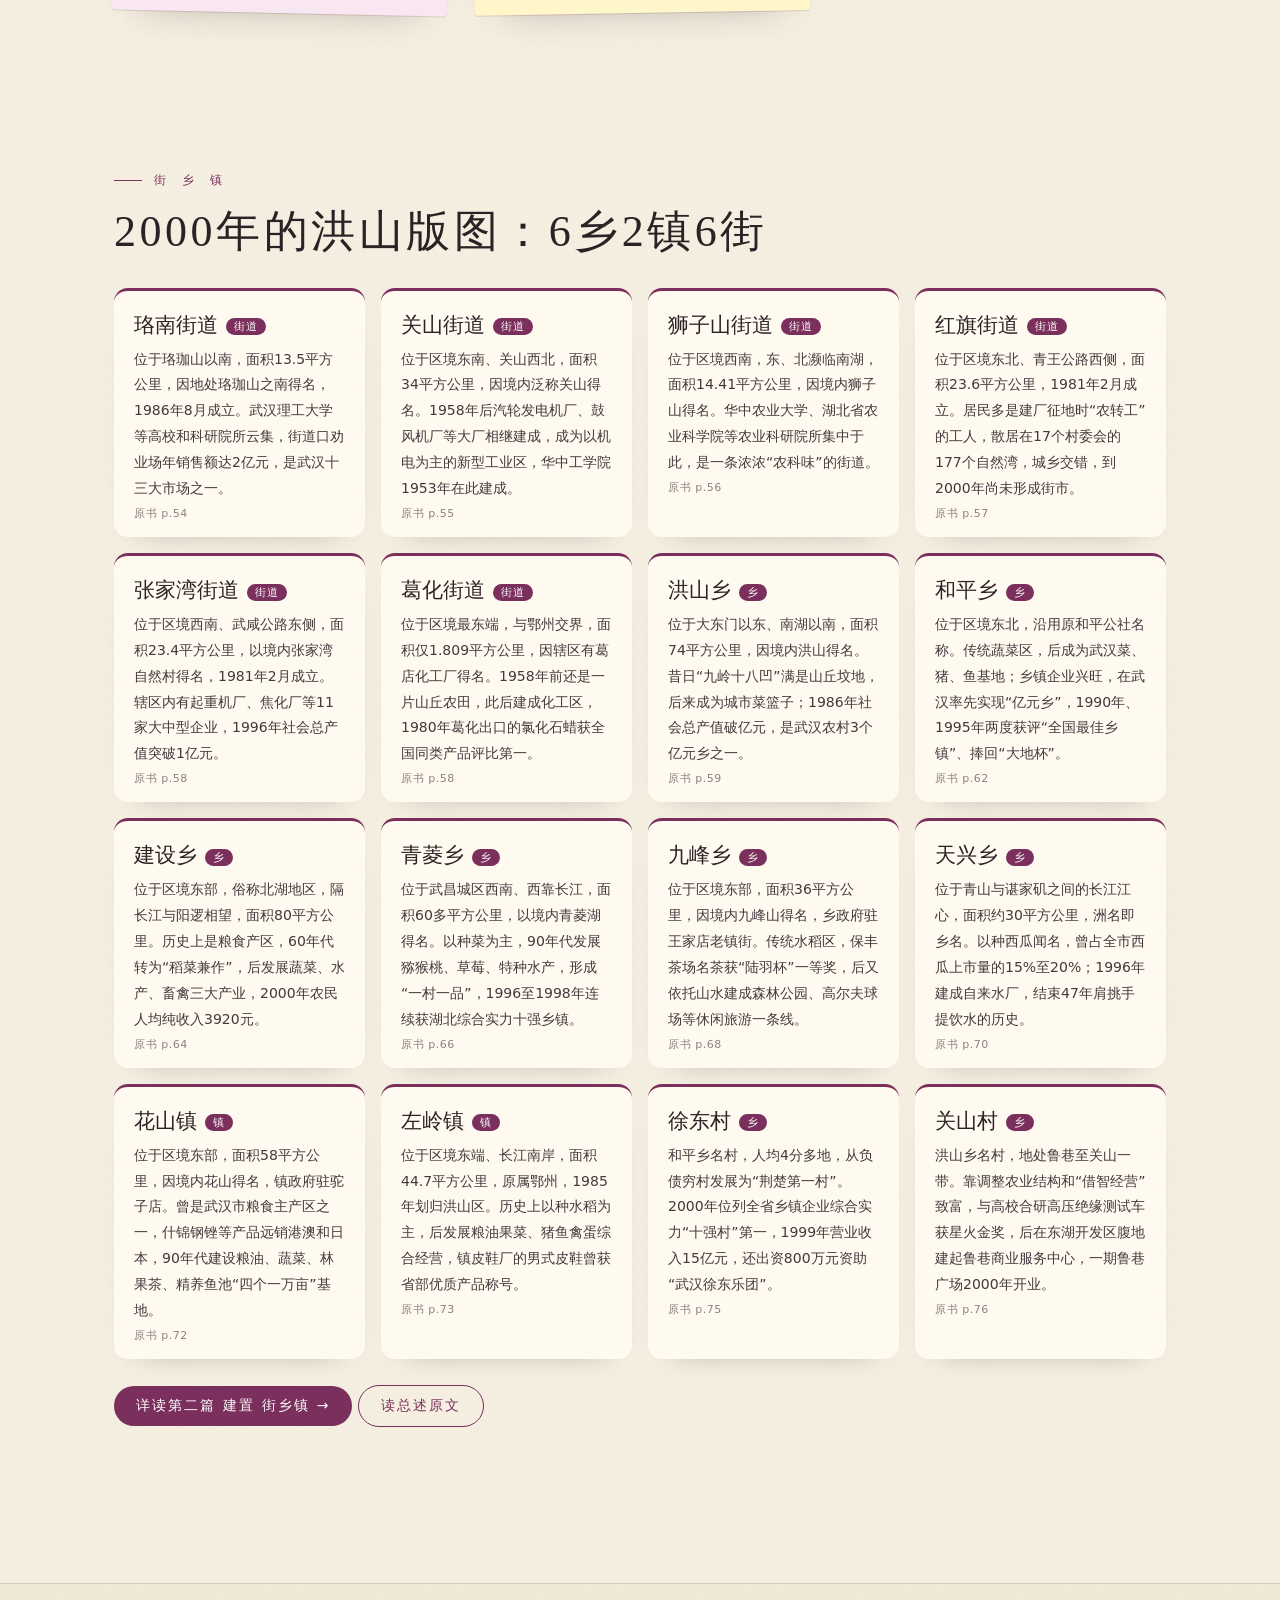
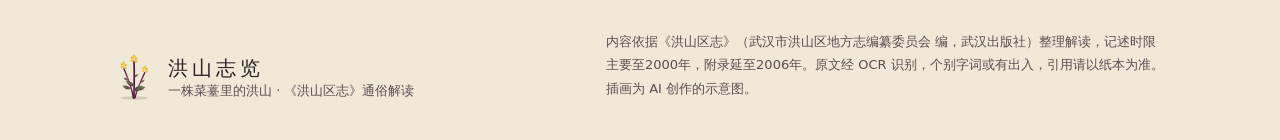
<file: overview.html>
<!DOCTYPE html>
<html lang="zh-CN">
<head>
<meta charset="UTF-8">
<link rel="icon" href="assets/img/favicon.svg" type="image/svg+xml">
<meta name="viewport" content="width=device-width,initial-scale=1,viewport-fit=cover">
<title>区情 · 洪山志览</title>
<link rel="stylesheet" href="assets/css/site.css?v=1124i">
</head>
<body>
<script src="assets/js/logo.js?v=1124g"></script>
<script src="data/site.js?v=1124g"></script>
<script src="assets/js/app.js?v=1124h"></script>
<script>HSApp.overview();</script>
</body>
</html>
</file>
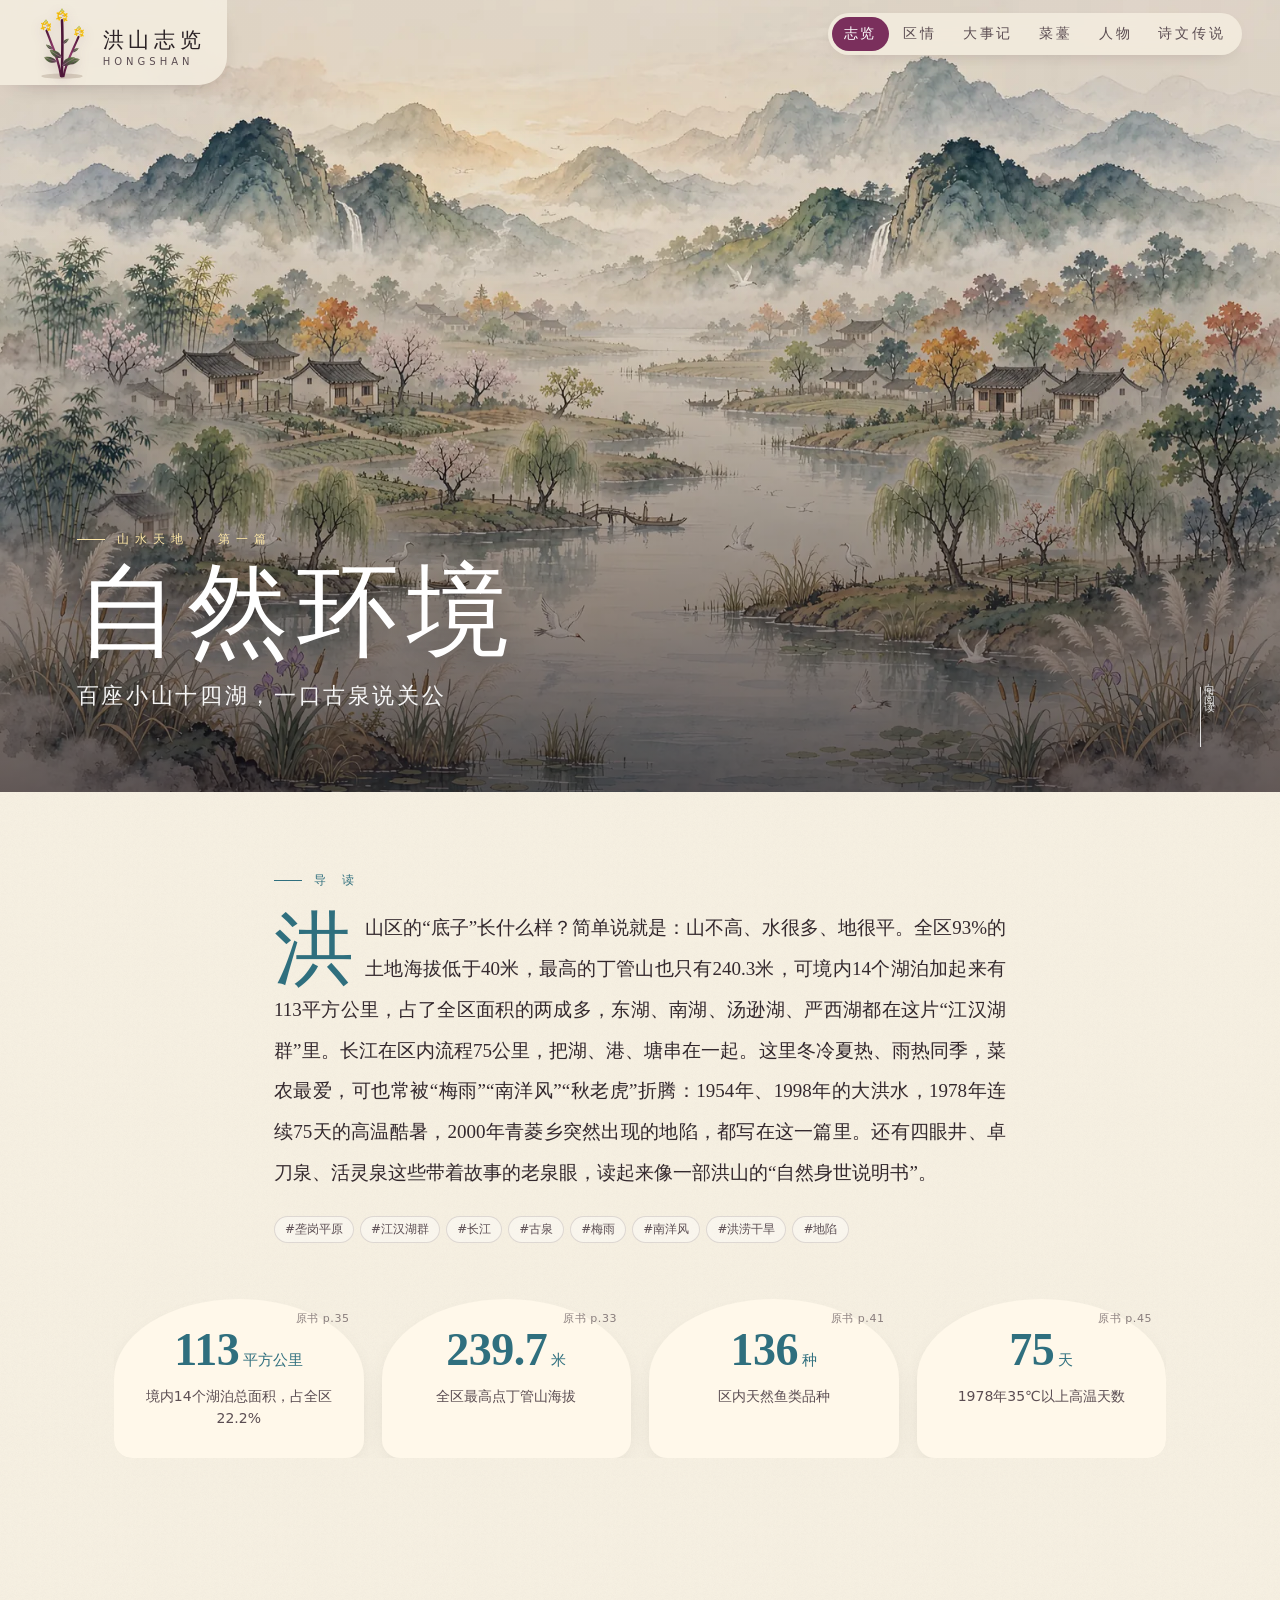
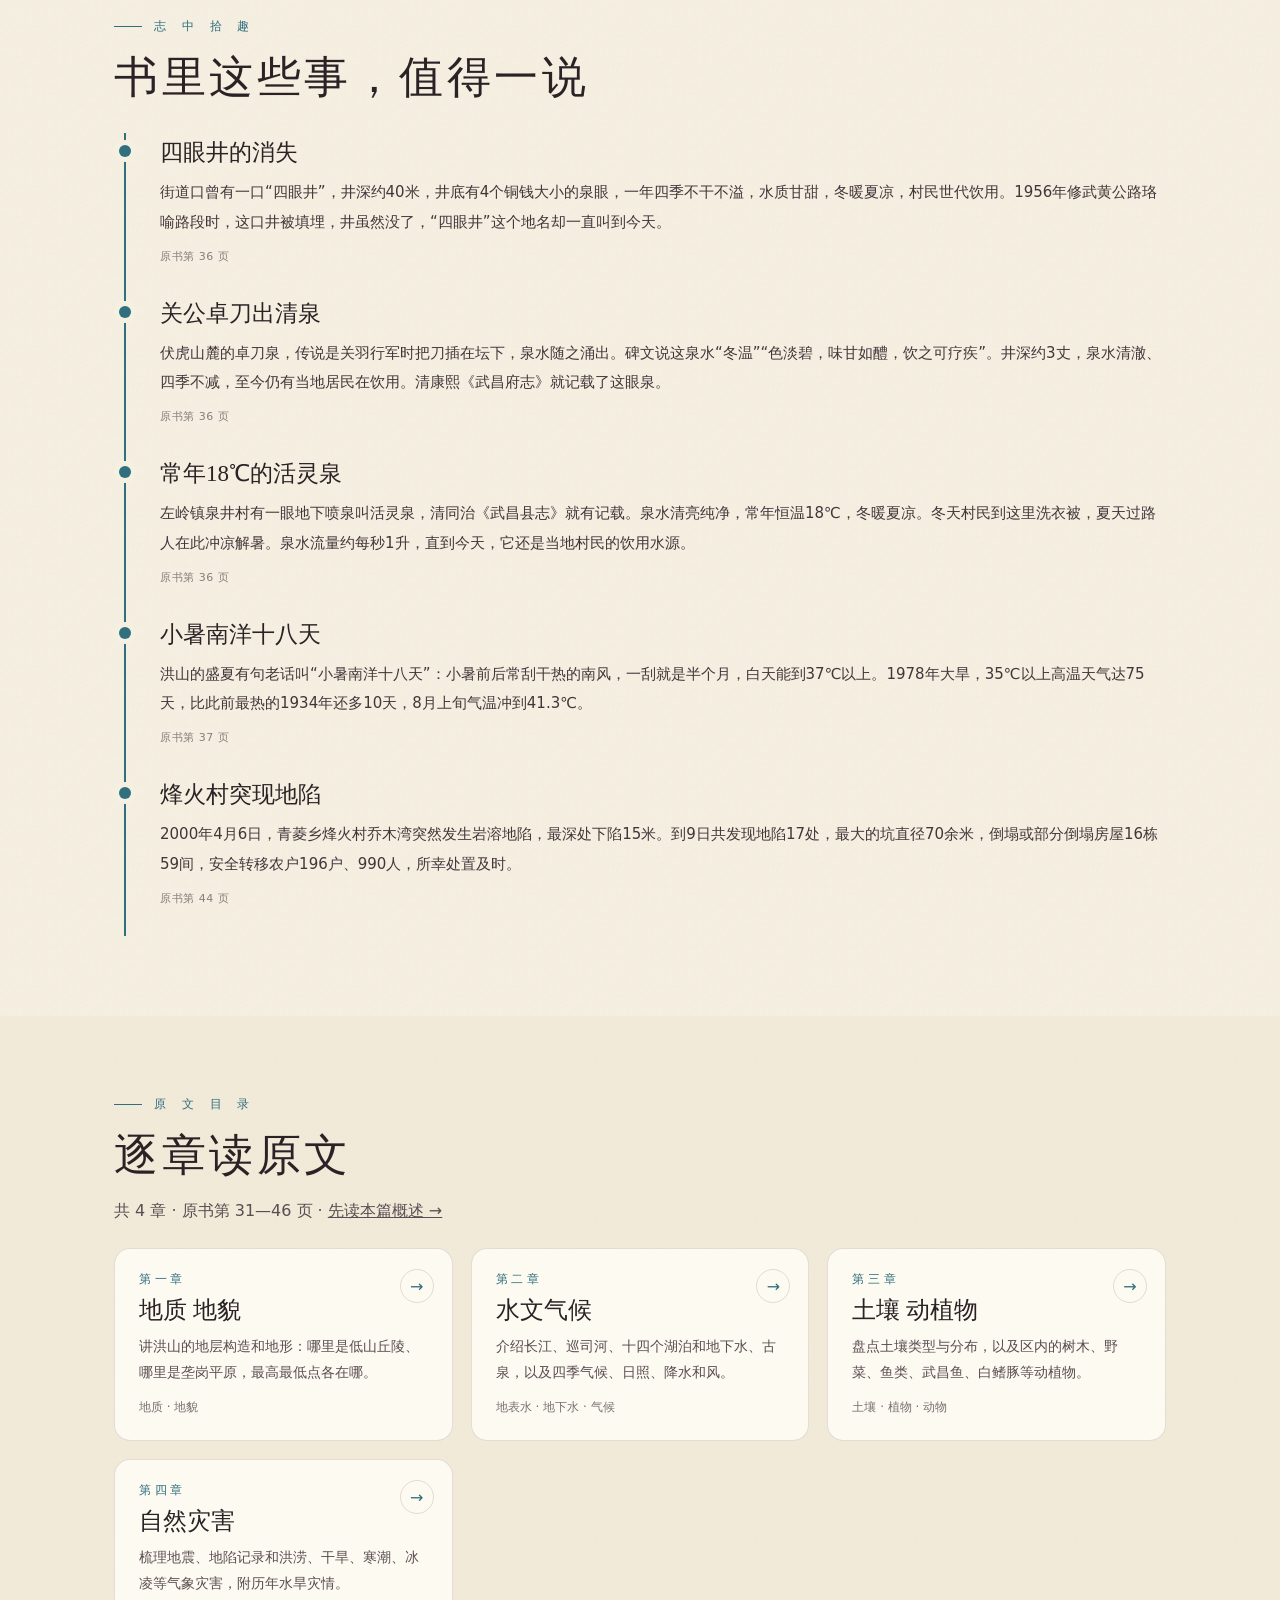
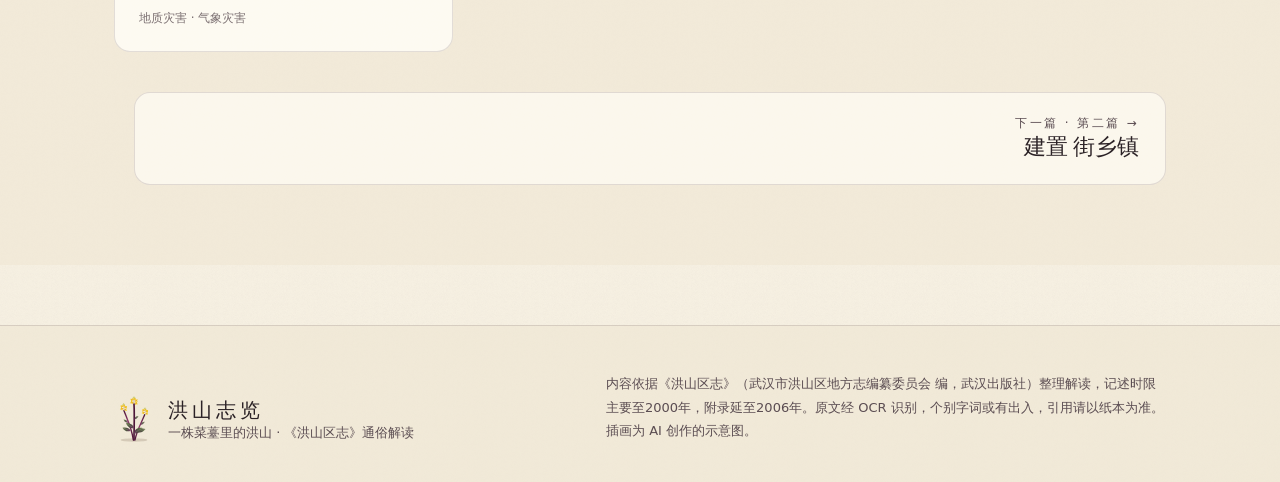
<file: part.html>
<!DOCTYPE html>
<html lang="zh-CN">
<head>
<meta charset="UTF-8">
<link rel="icon" href="assets/img/favicon.svg" type="image/svg+xml">
<meta name="viewport" content="width=device-width,initial-scale=1,viewport-fit=cover">
<title>篇 · 洪山志览</title>
<link rel="stylesheet" href="assets/css/site.css?v=1124i">
</head>
<body>
<script src="assets/js/logo.js?v=1124g"></script>
<script src="data/site.js?v=1124g"></script>
<script src="assets/js/app.js?v=1124h"></script>
<script>HSApp.part();</script>
</body>
</html>
</file>
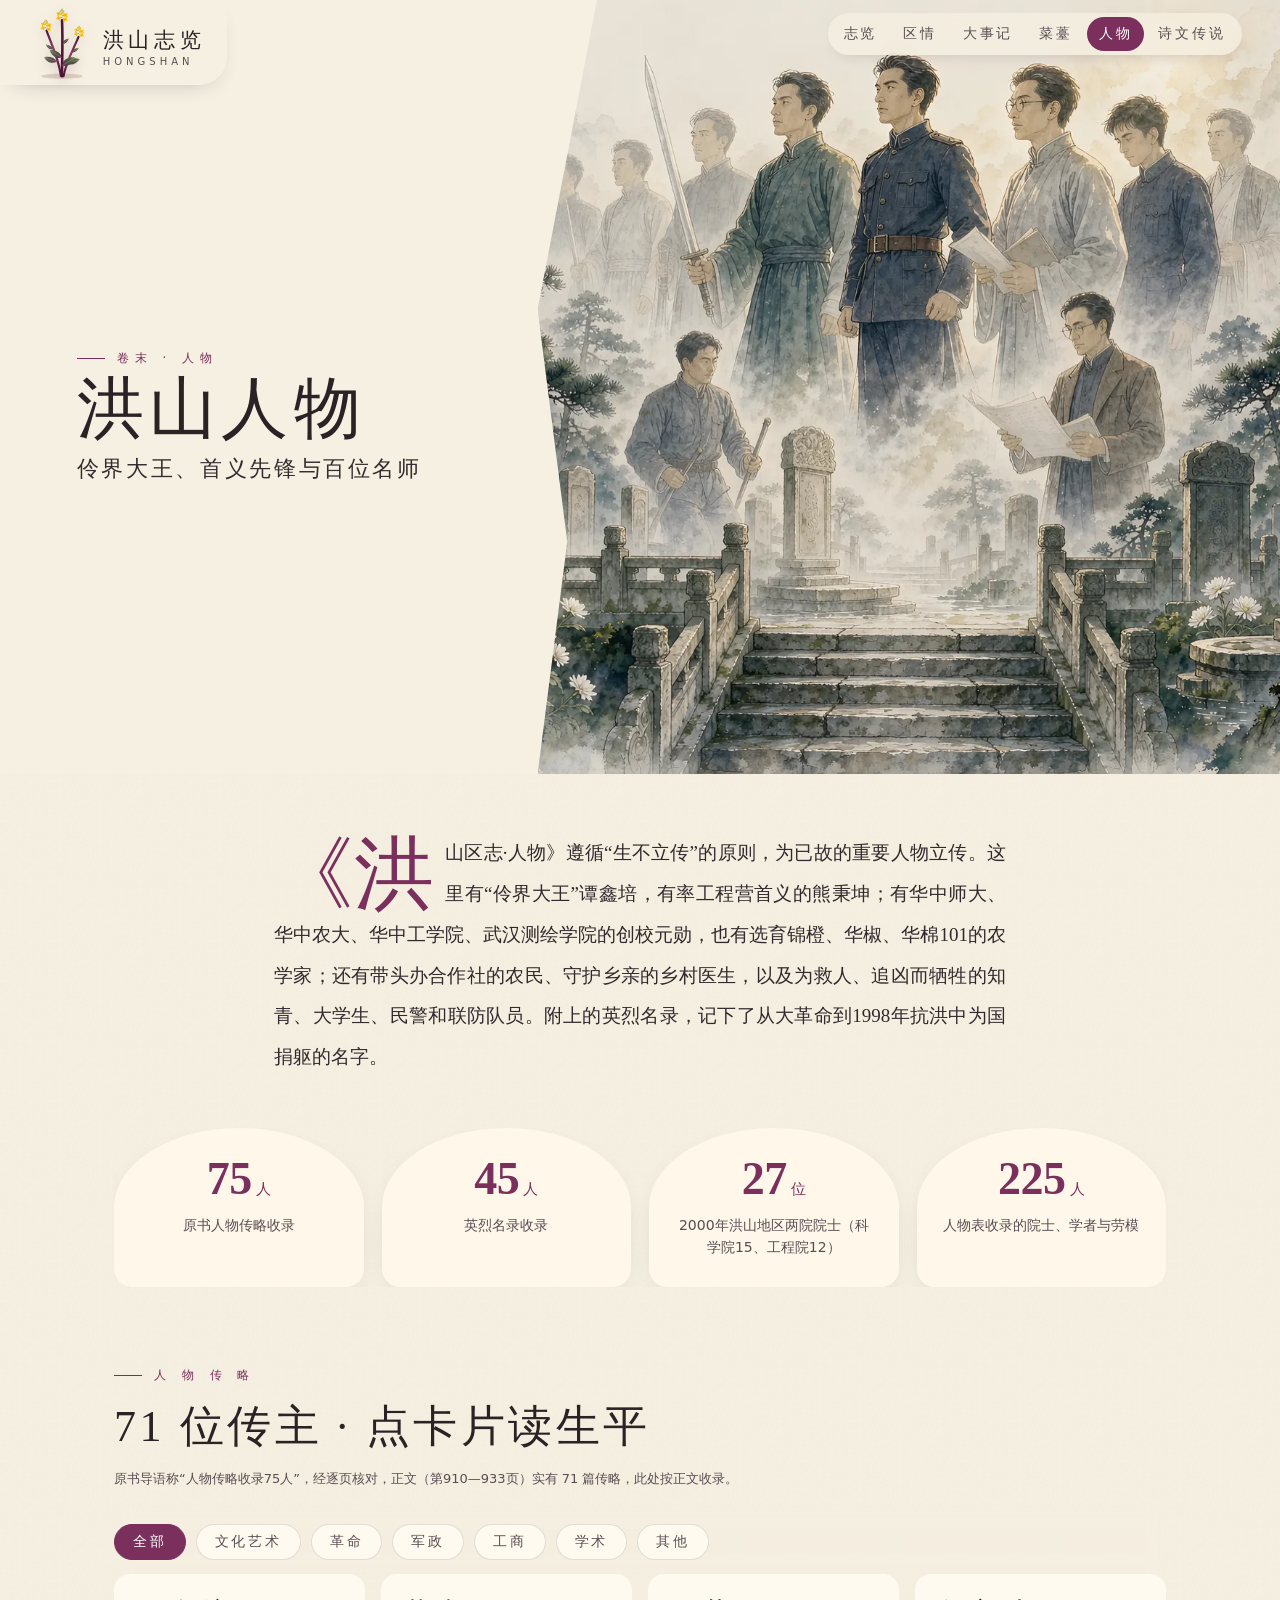
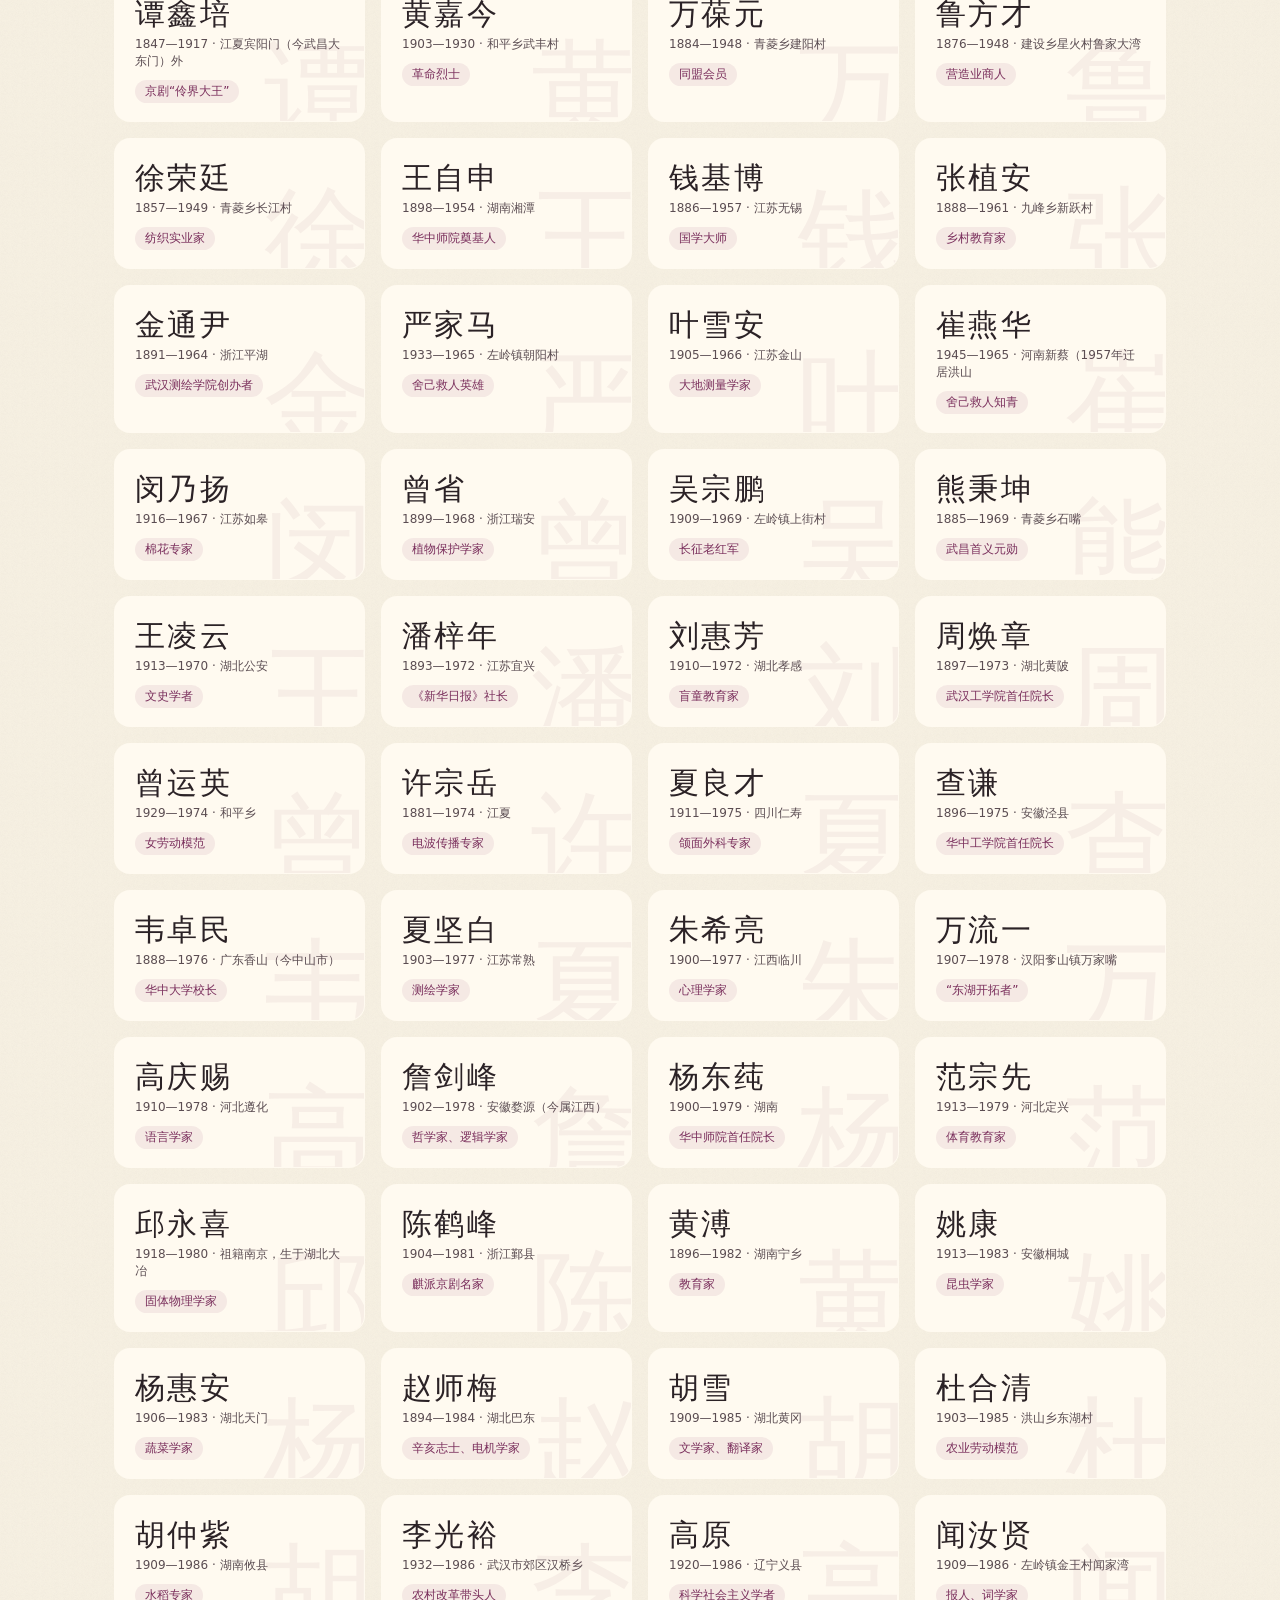
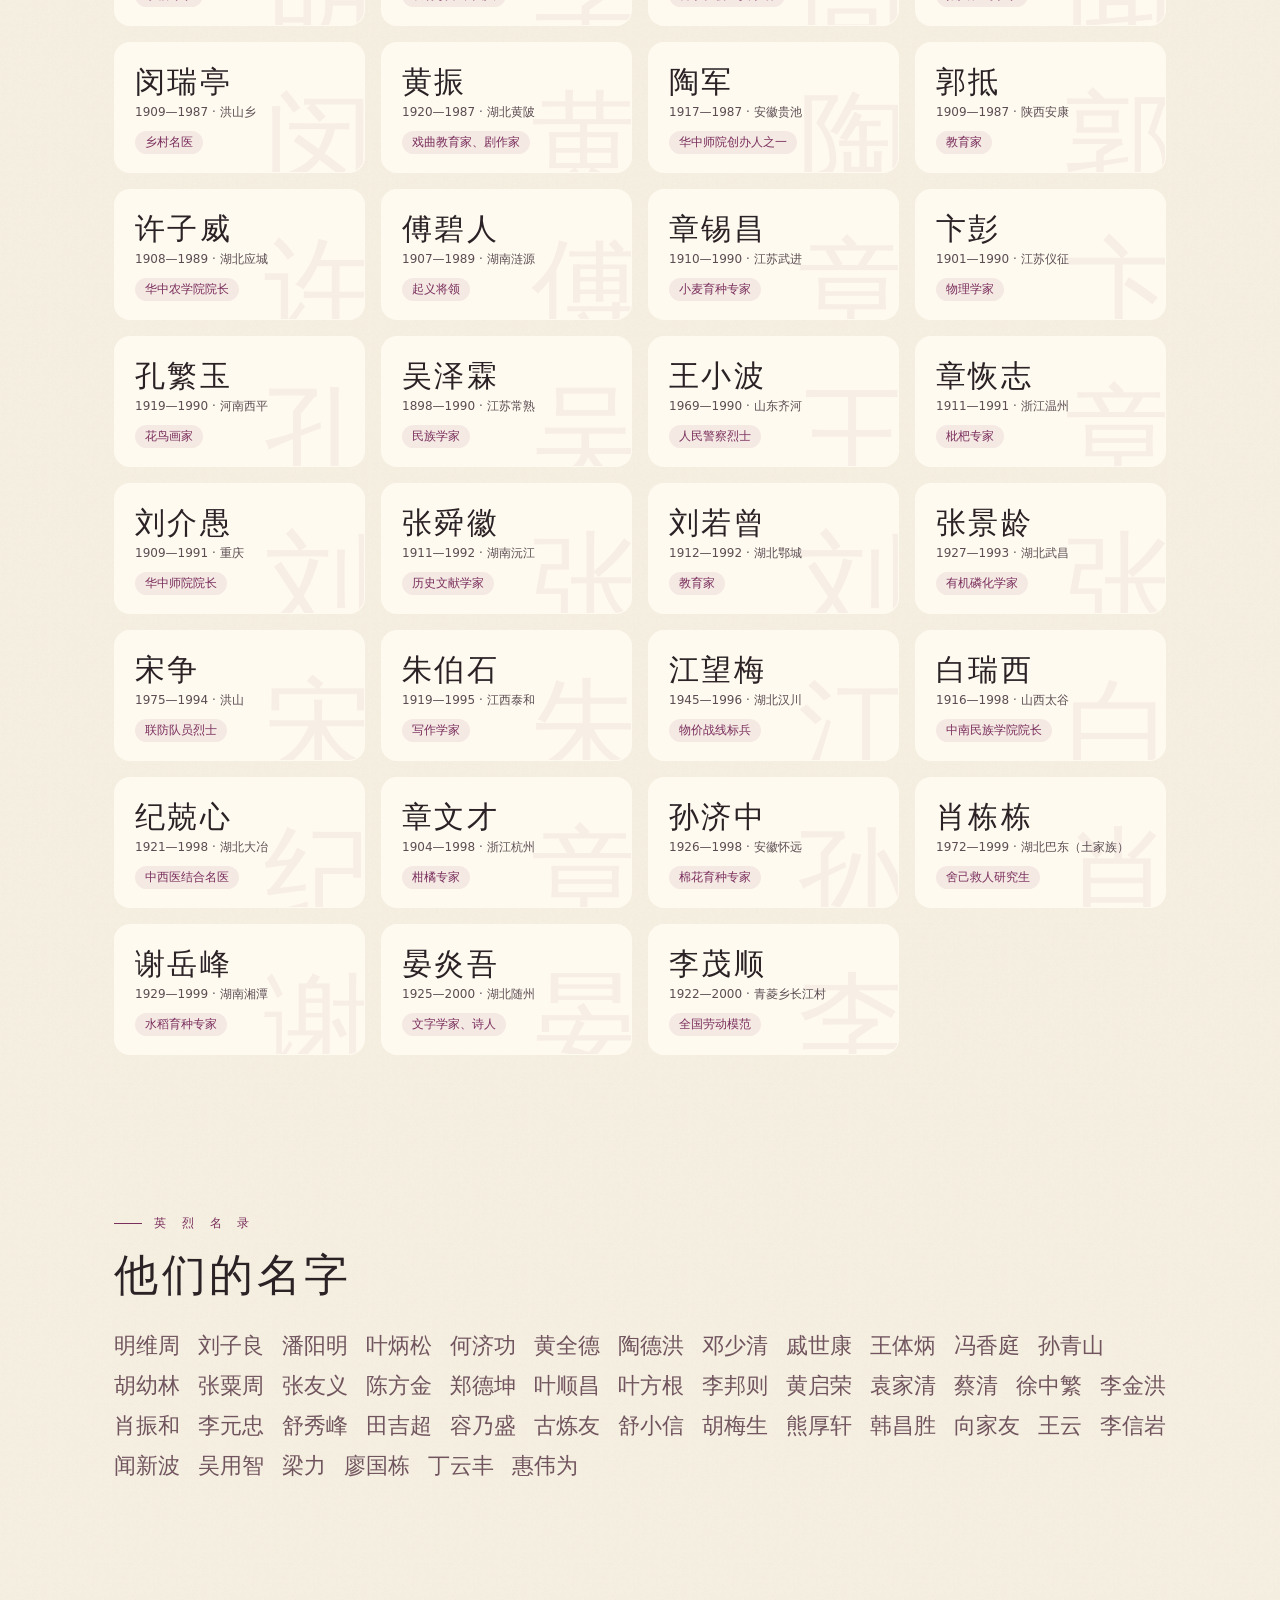
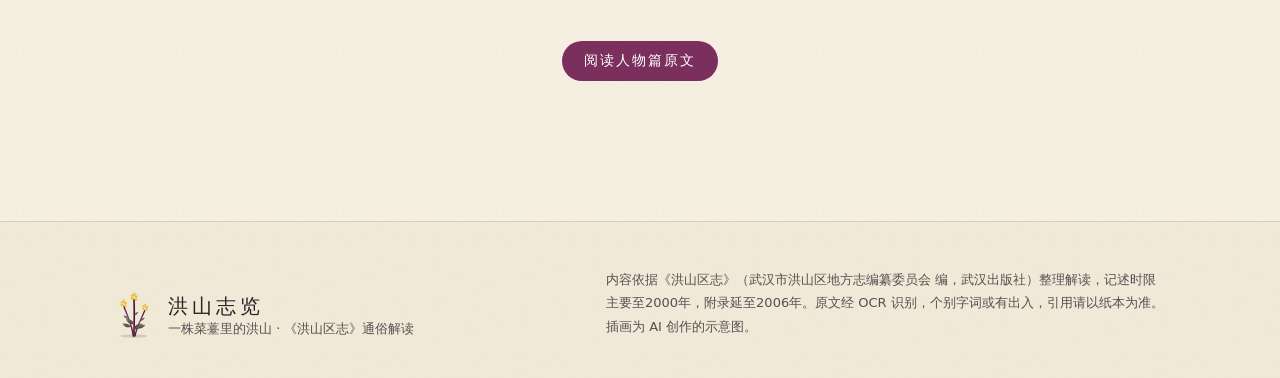
<file: people.html>
<!DOCTYPE html>
<html lang="zh-CN">
<head>
<meta charset="UTF-8">
<link rel="icon" href="assets/img/favicon.svg" type="image/svg+xml">
<meta name="viewport" content="width=device-width,initial-scale=1,viewport-fit=cover">
<title>人物 · 洪山志览</title>
<link rel="stylesheet" href="assets/css/site.css?v=1124i">
</head>
<body>
<script src="assets/js/logo.js?v=1124g"></script>
<script src="data/site.js?v=1124g"></script>
<script src="assets/js/app.js?v=1124h"></script>
<script>HSApp.people();</script>
</body>
</html>
</file>
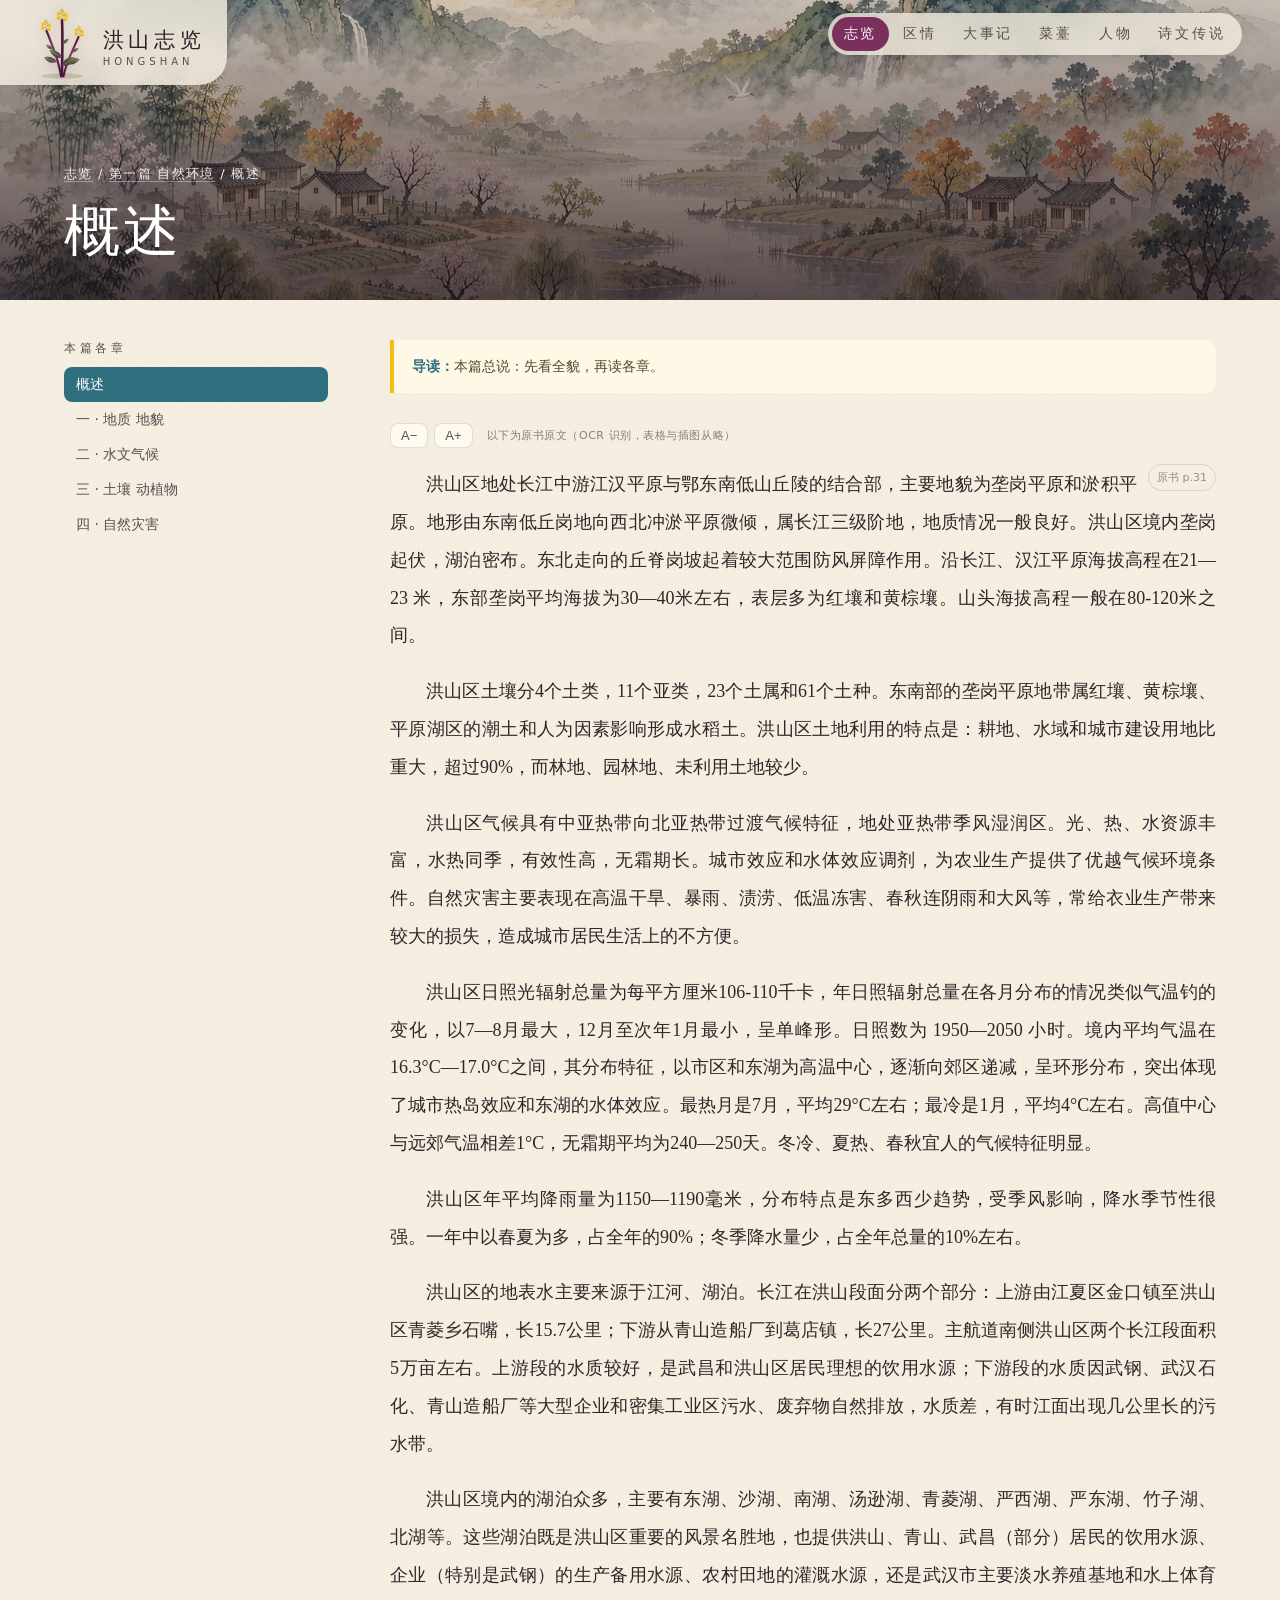
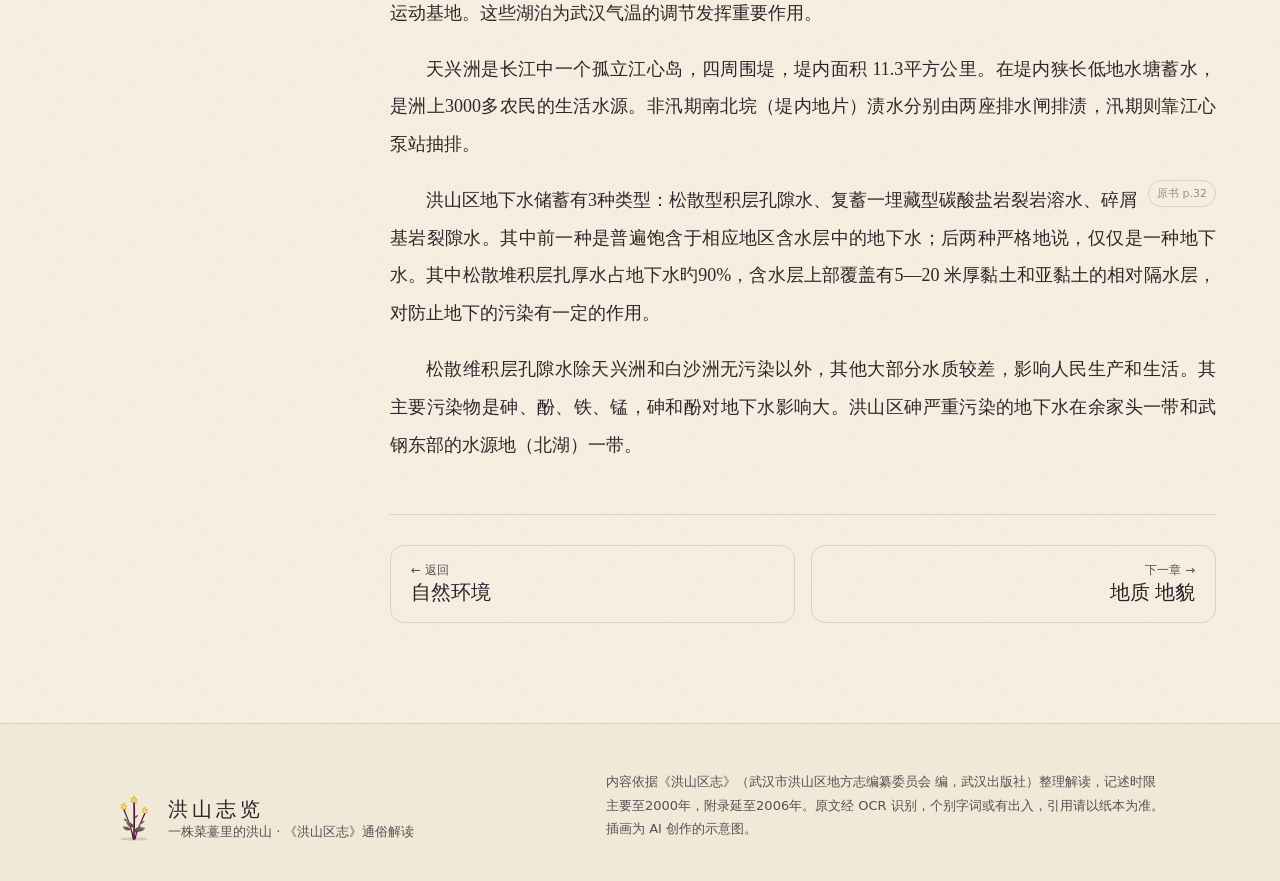
<file: read.html>
<!DOCTYPE html>
<html lang="zh-CN">
<head>
<meta charset="UTF-8">
<link rel="icon" href="assets/img/favicon.svg" type="image/svg+xml">
<meta name="viewport" content="width=device-width,initial-scale=1,viewport-fit=cover">
<title>原文 · 洪山志览</title>
<link rel="stylesheet" href="assets/css/site.css?v=1124i">
</head>
<body>
<script src="assets/js/logo.js?v=1124g"></script>
<script src="data/site.js?v=1124g"></script>
<script src="assets/js/app.js?v=1124h"></script>
<script>HSApp.read();</script>
</body>
</html>
</file>
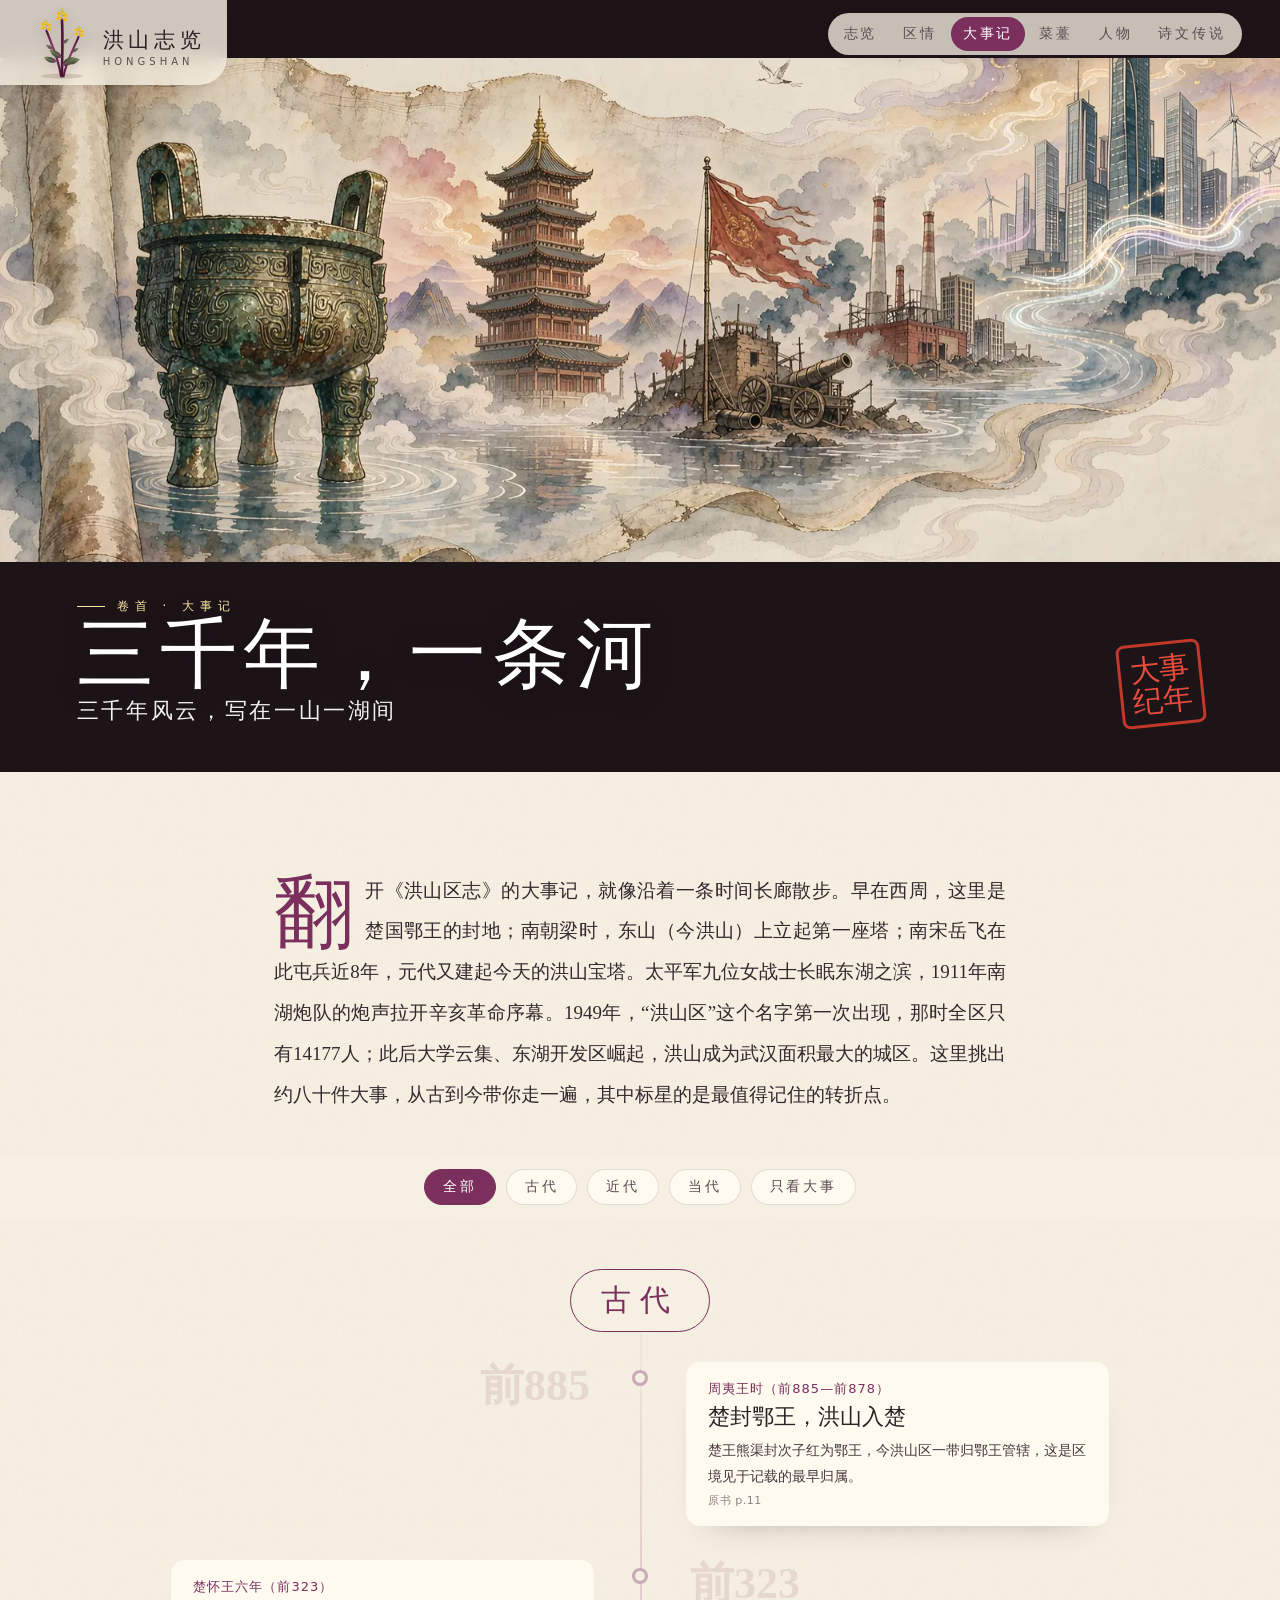
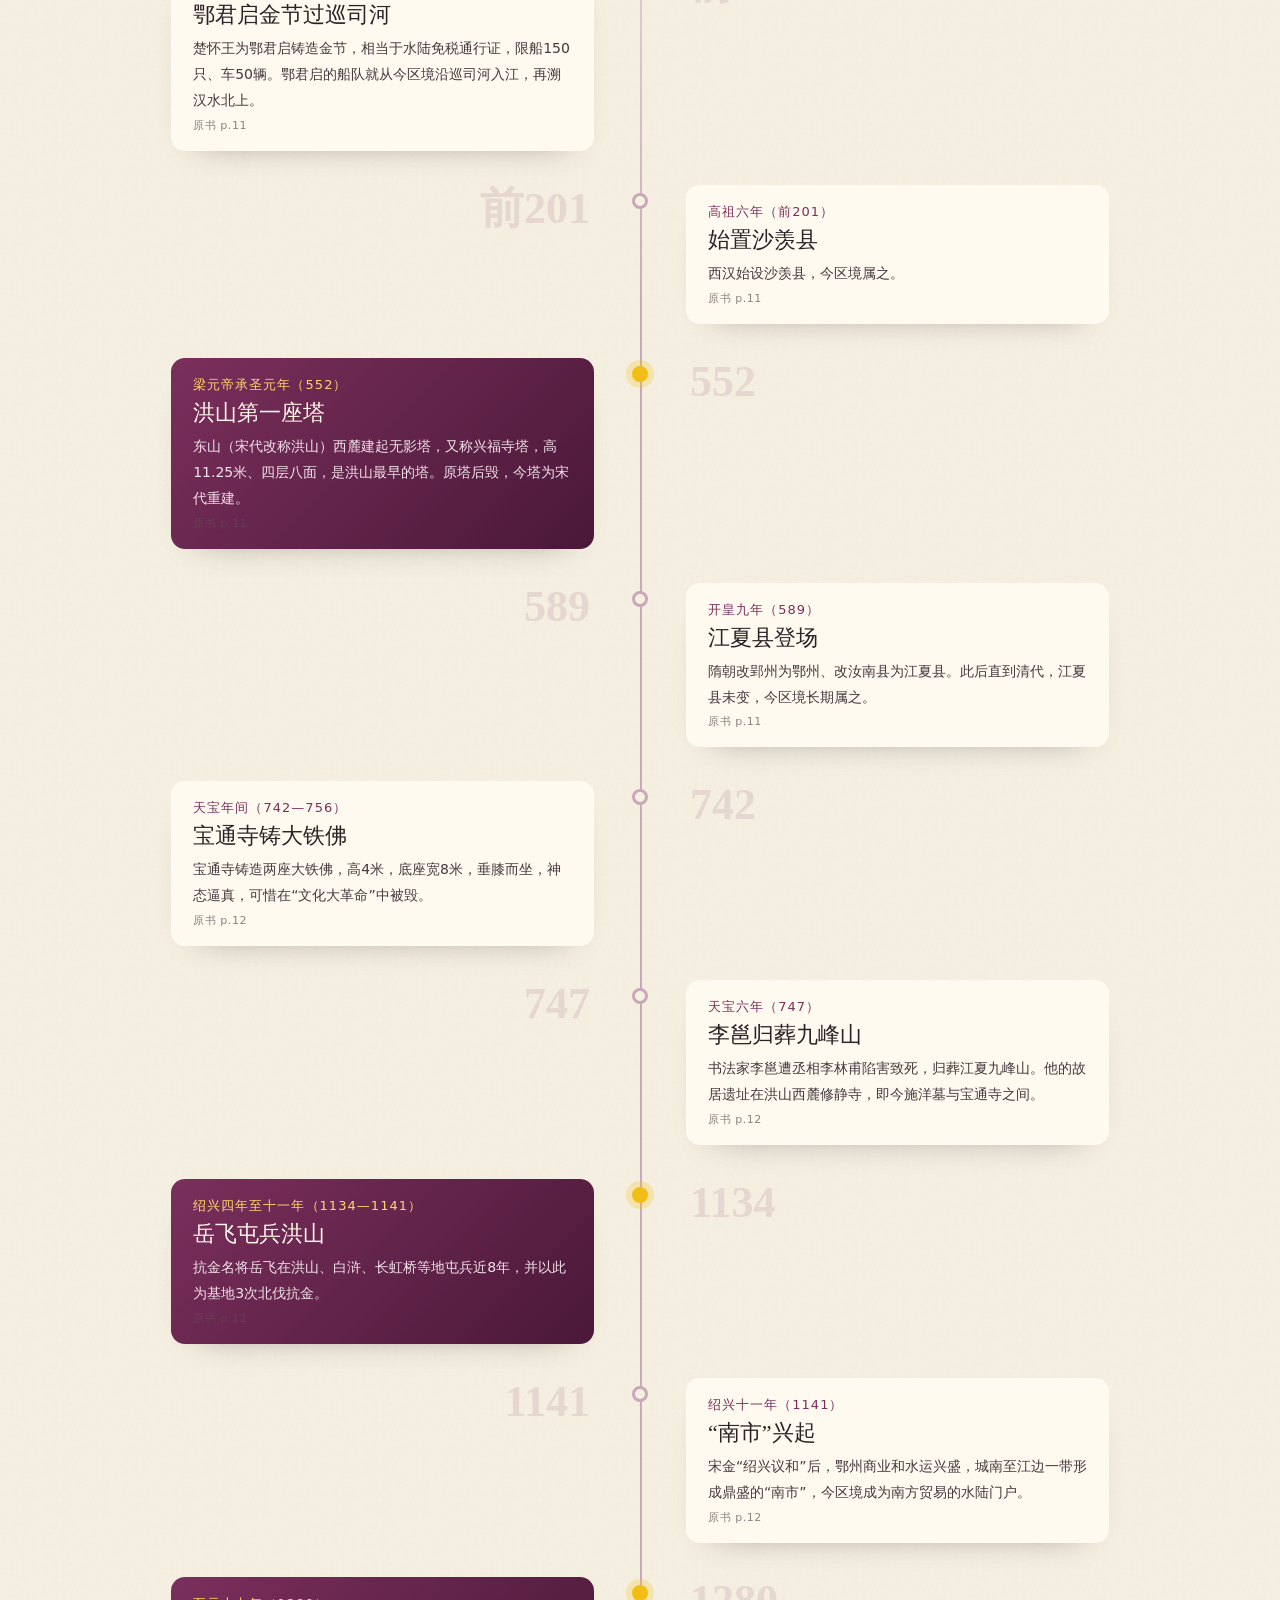
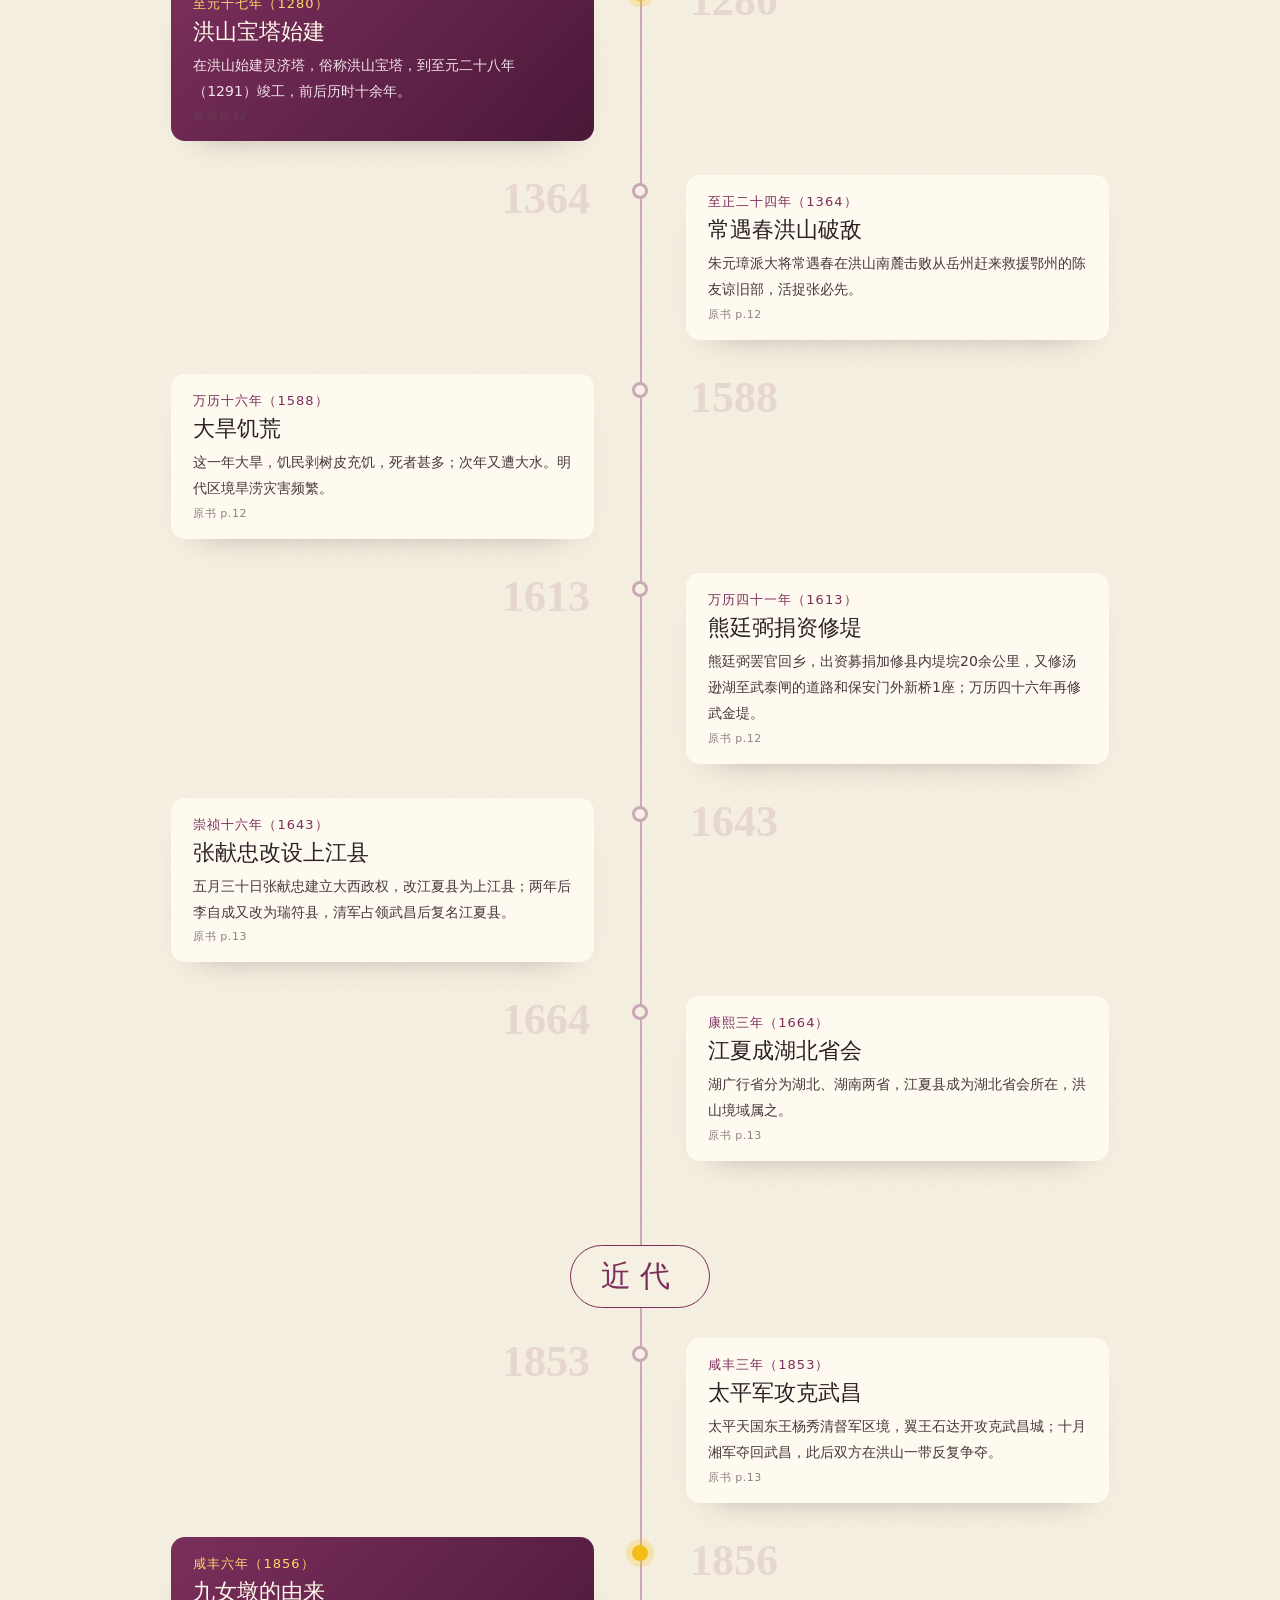
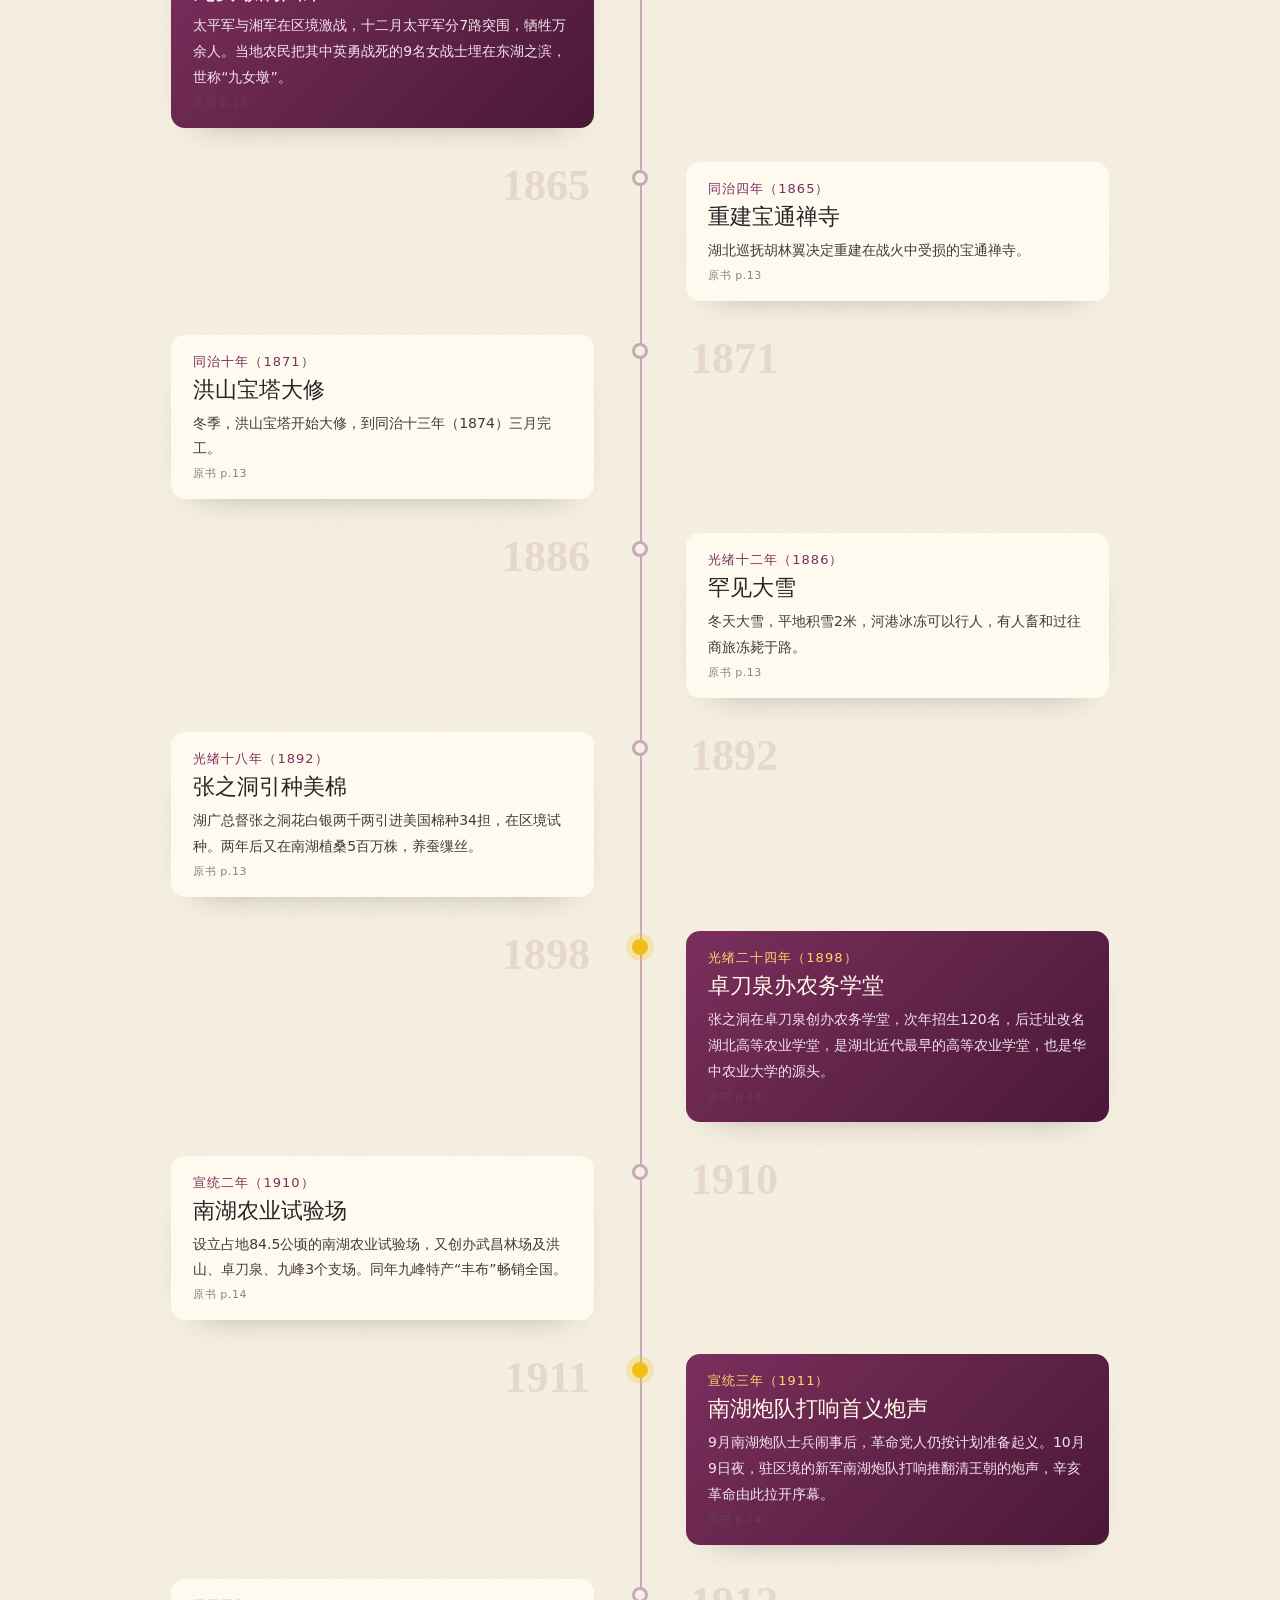
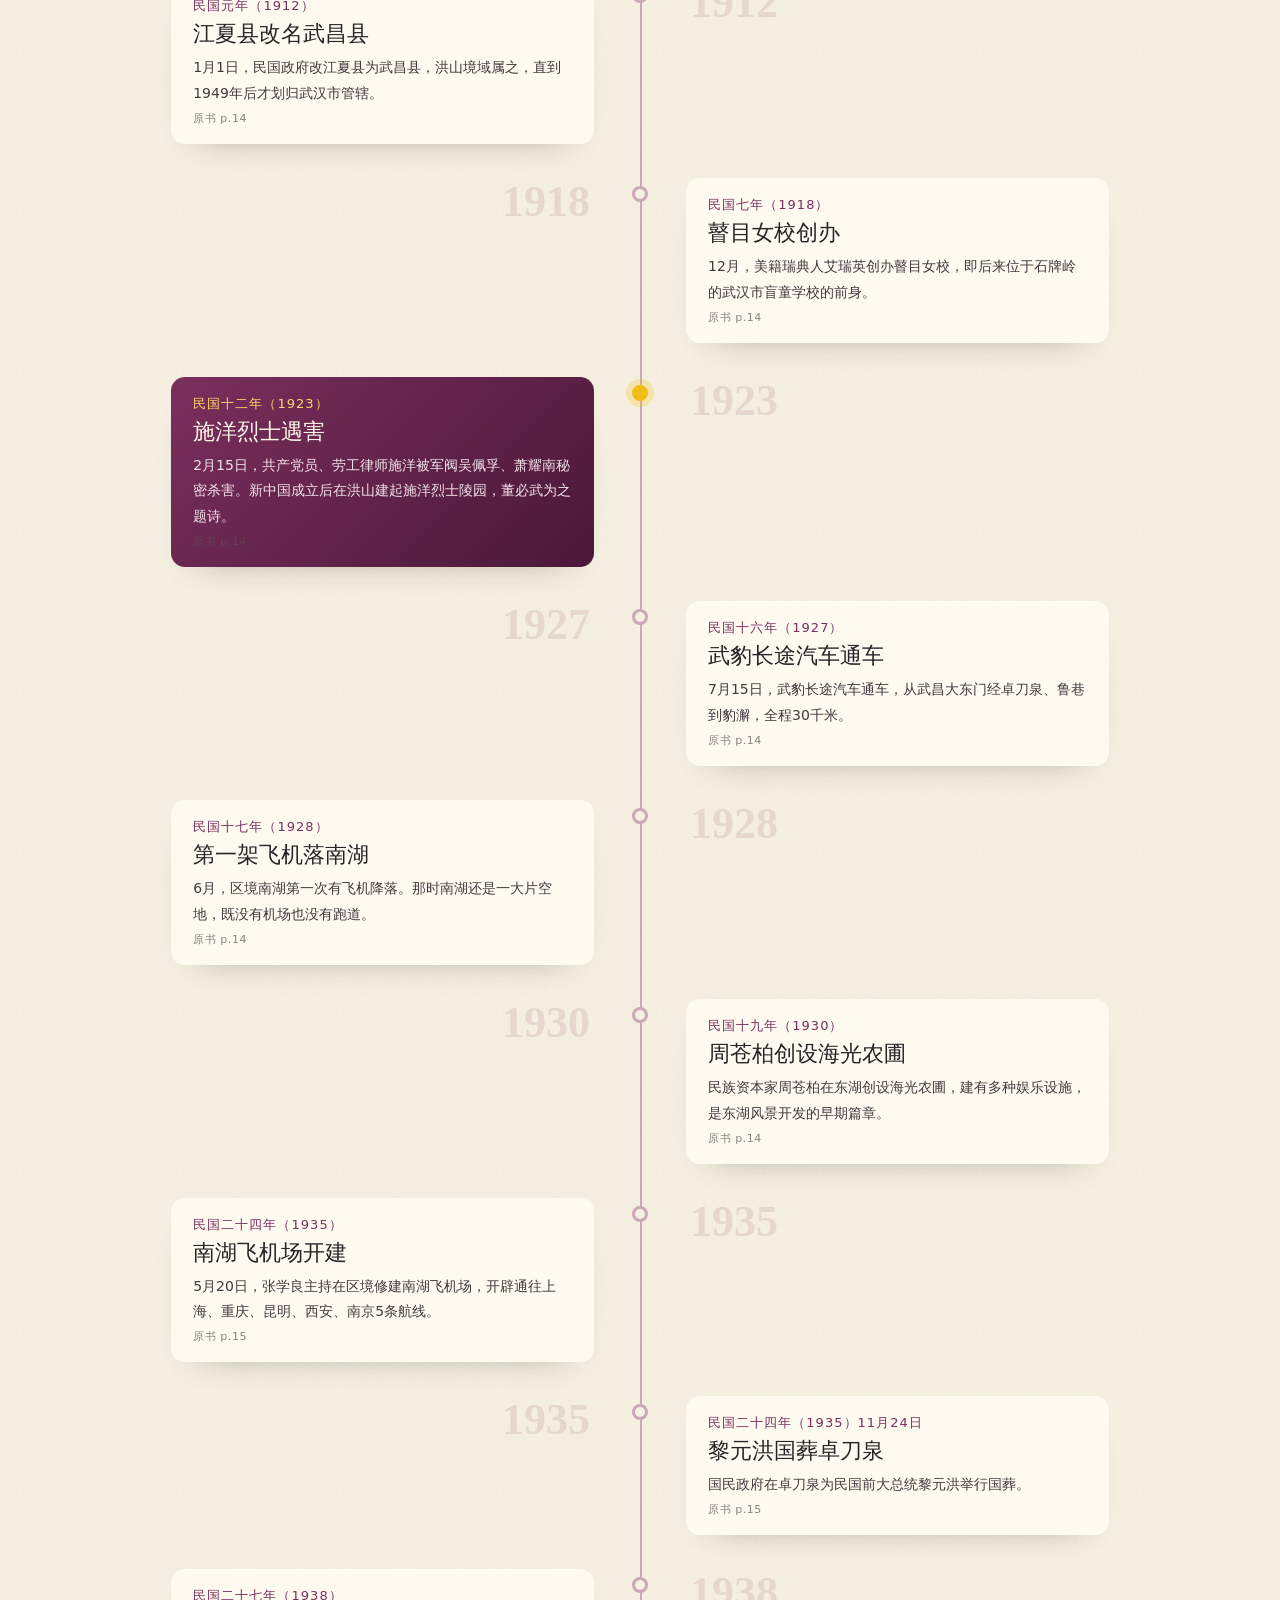
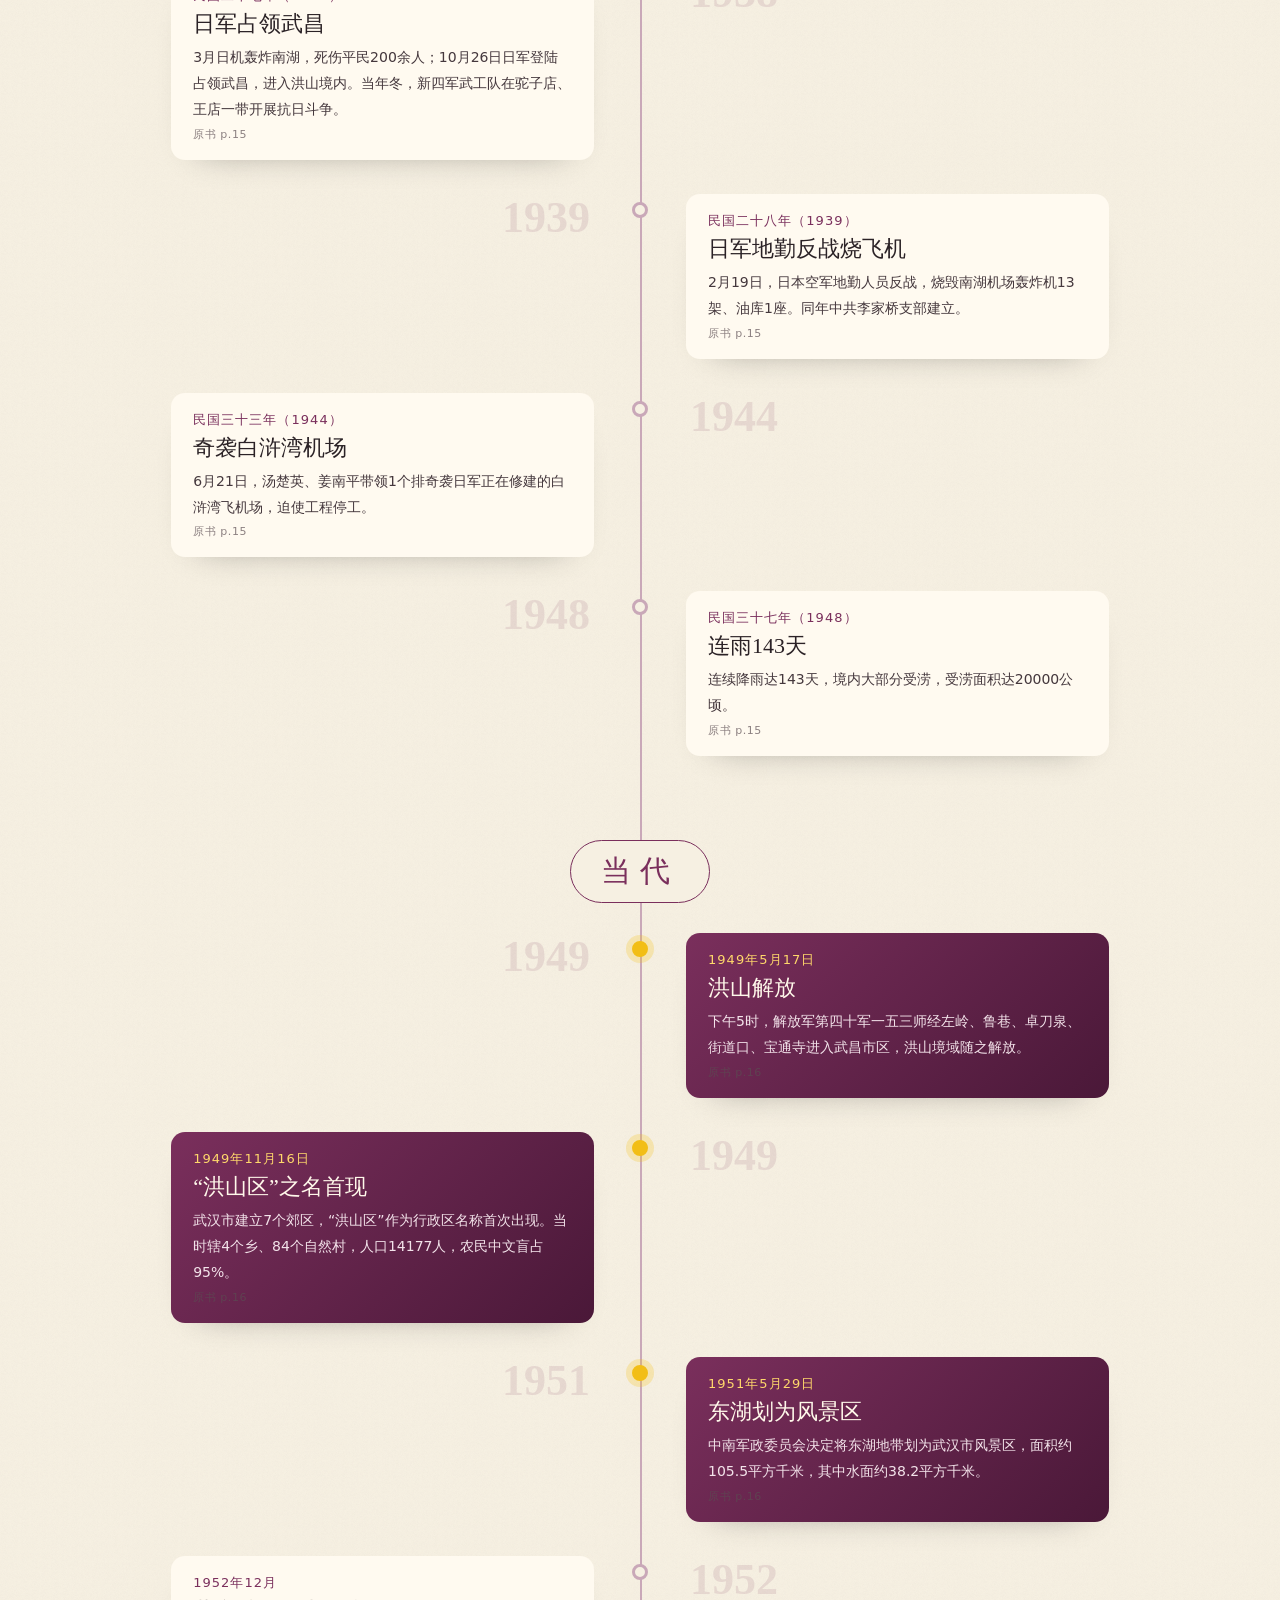
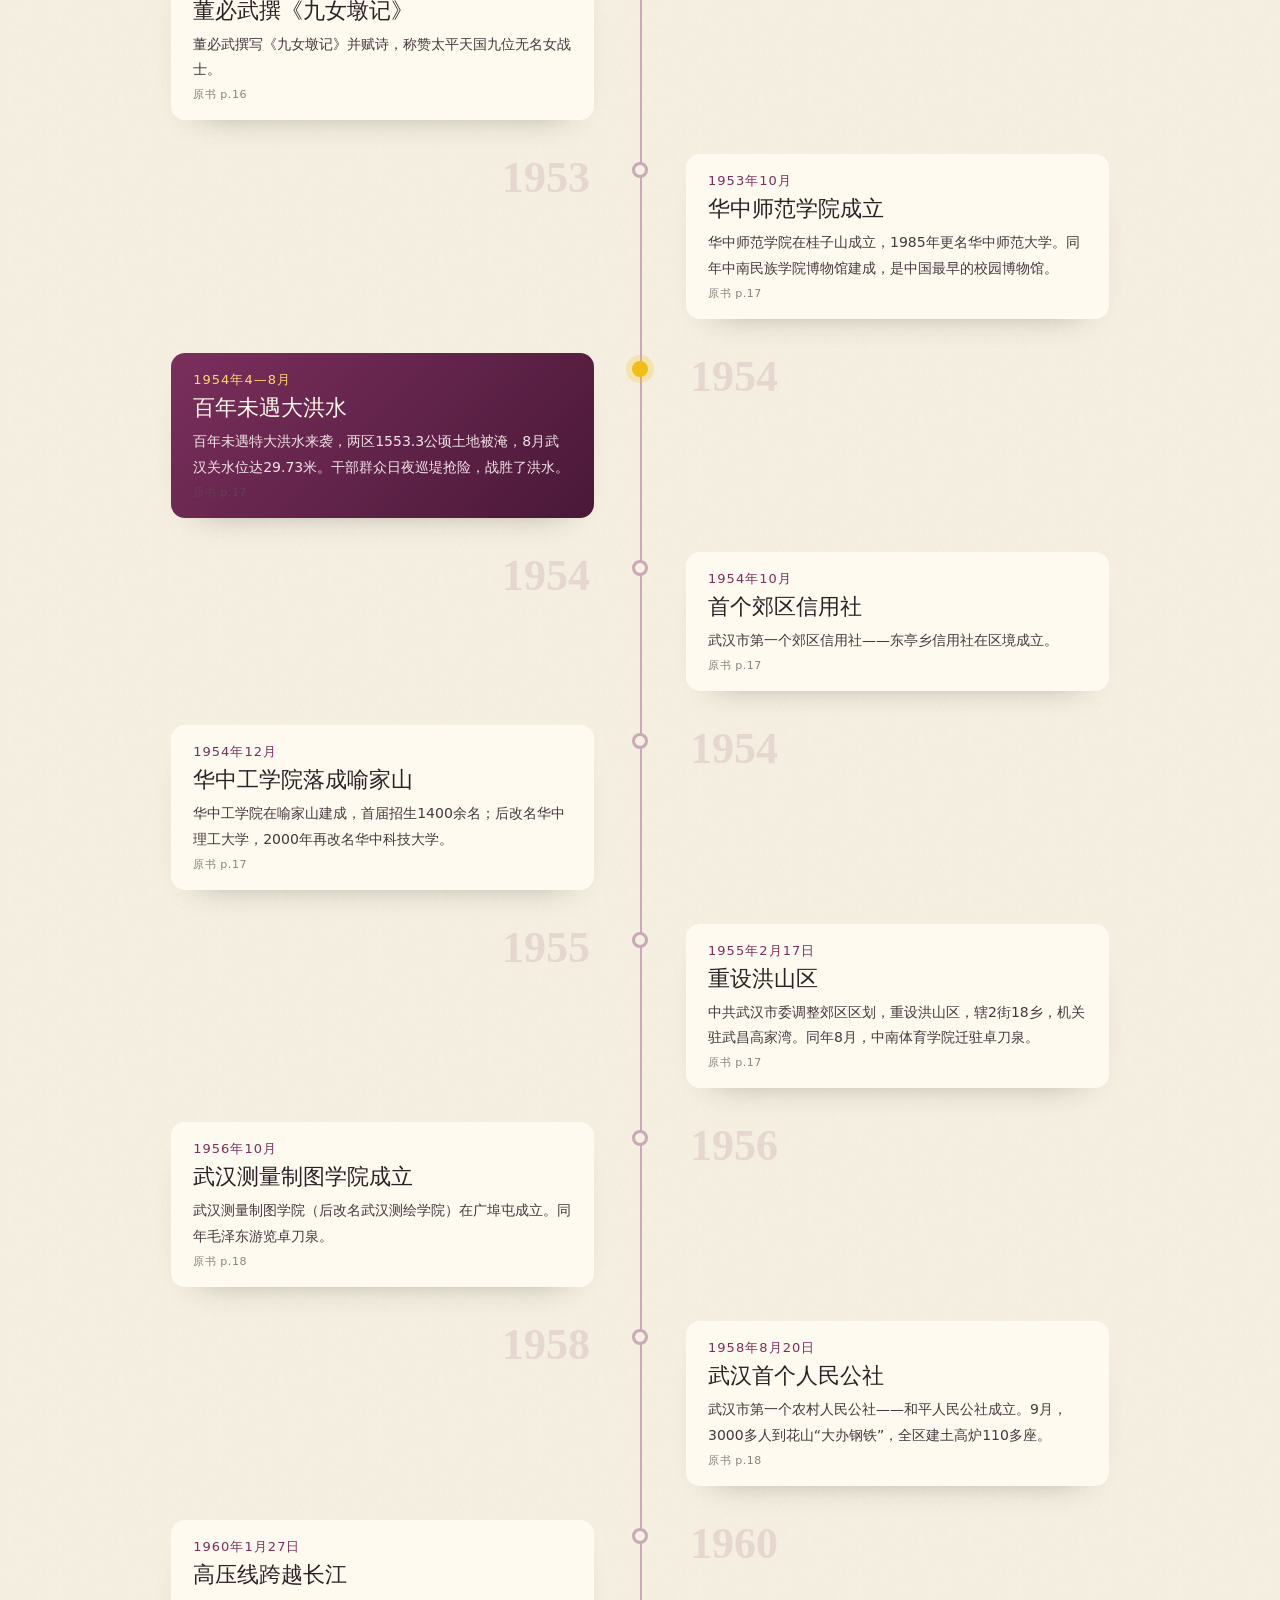
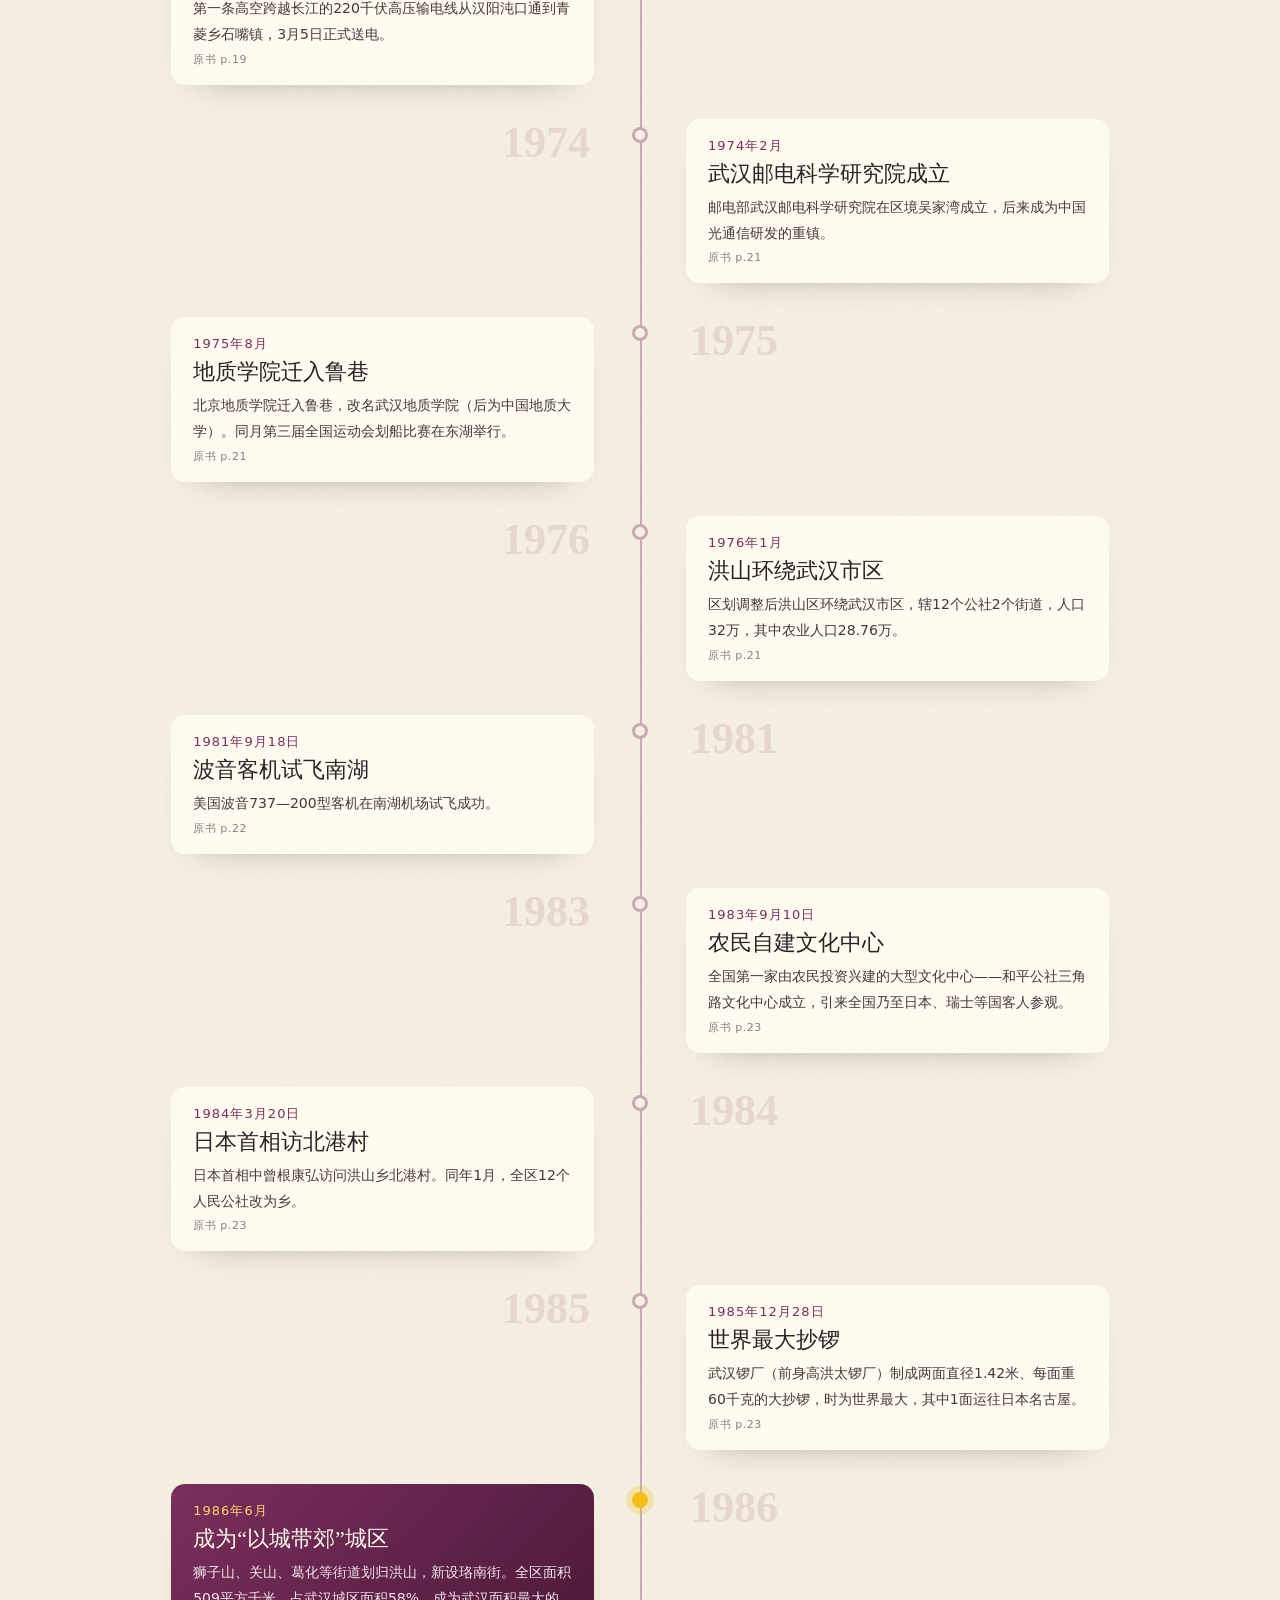
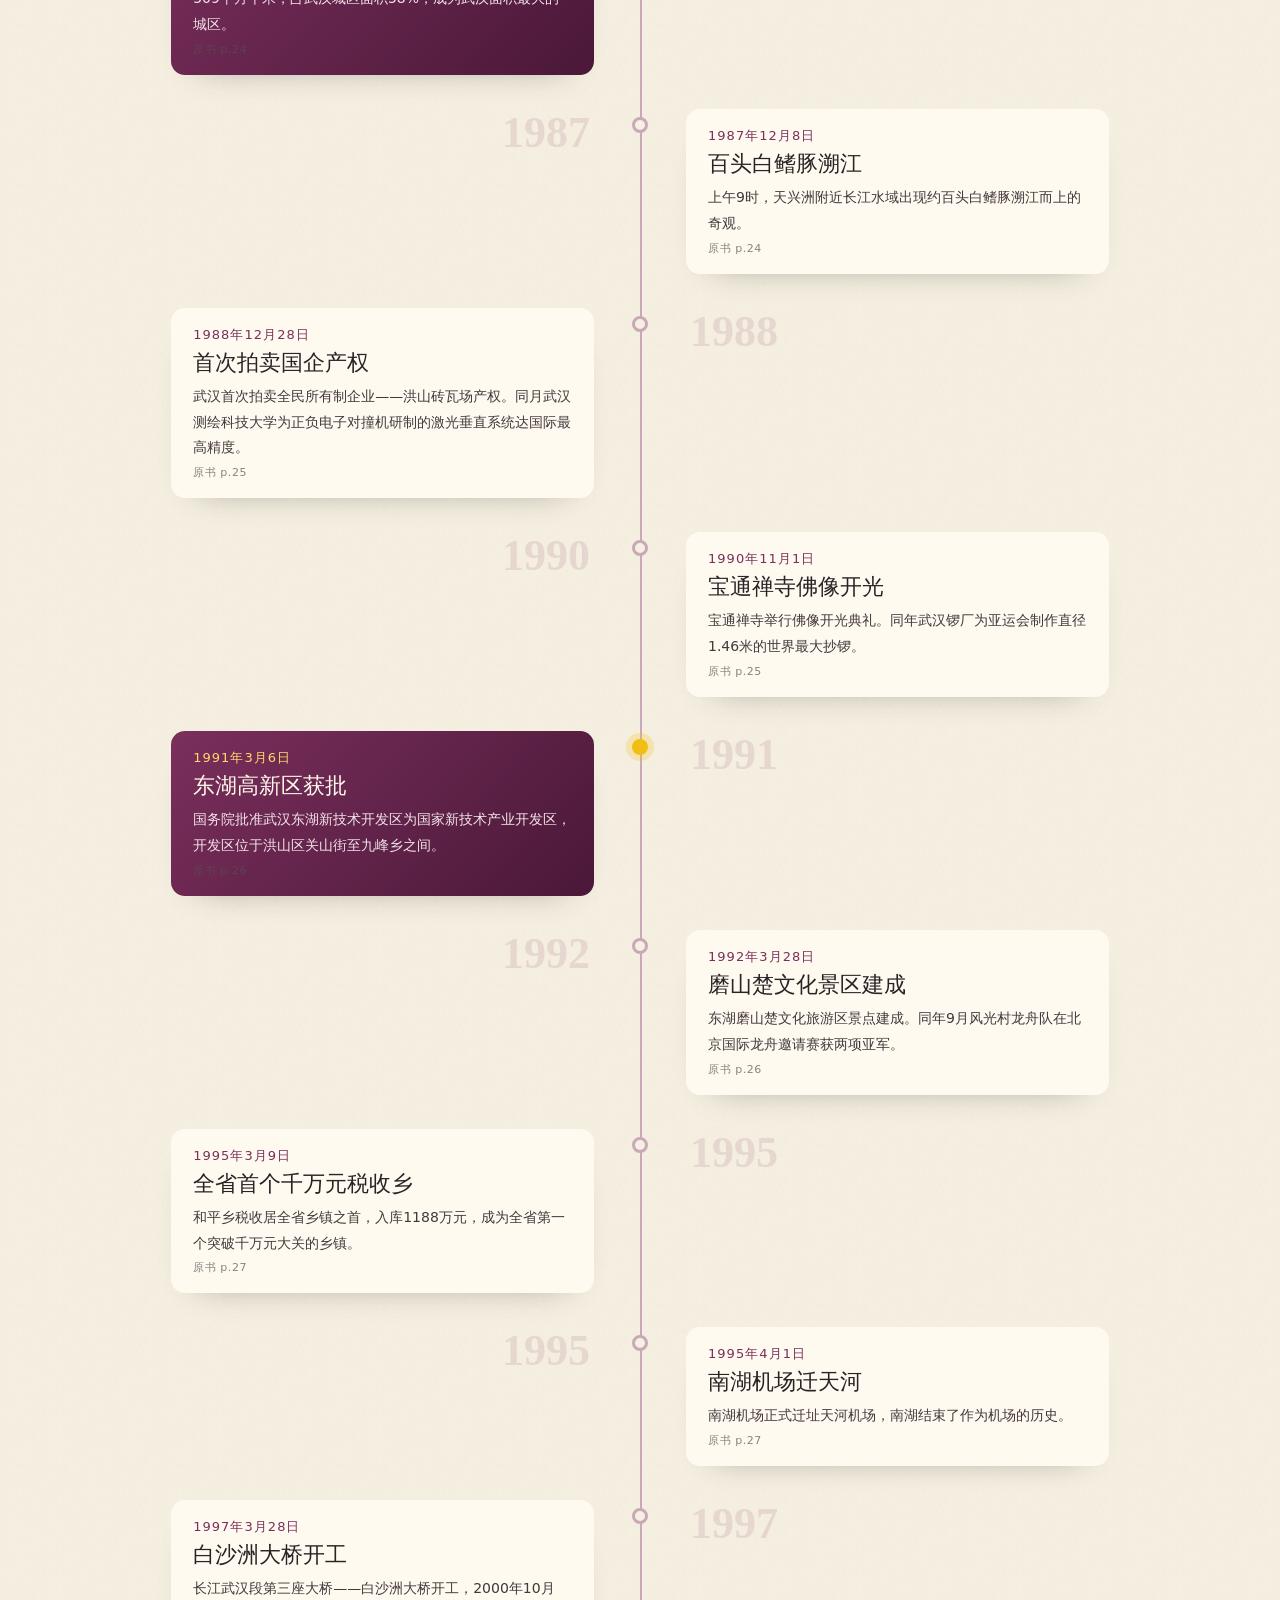
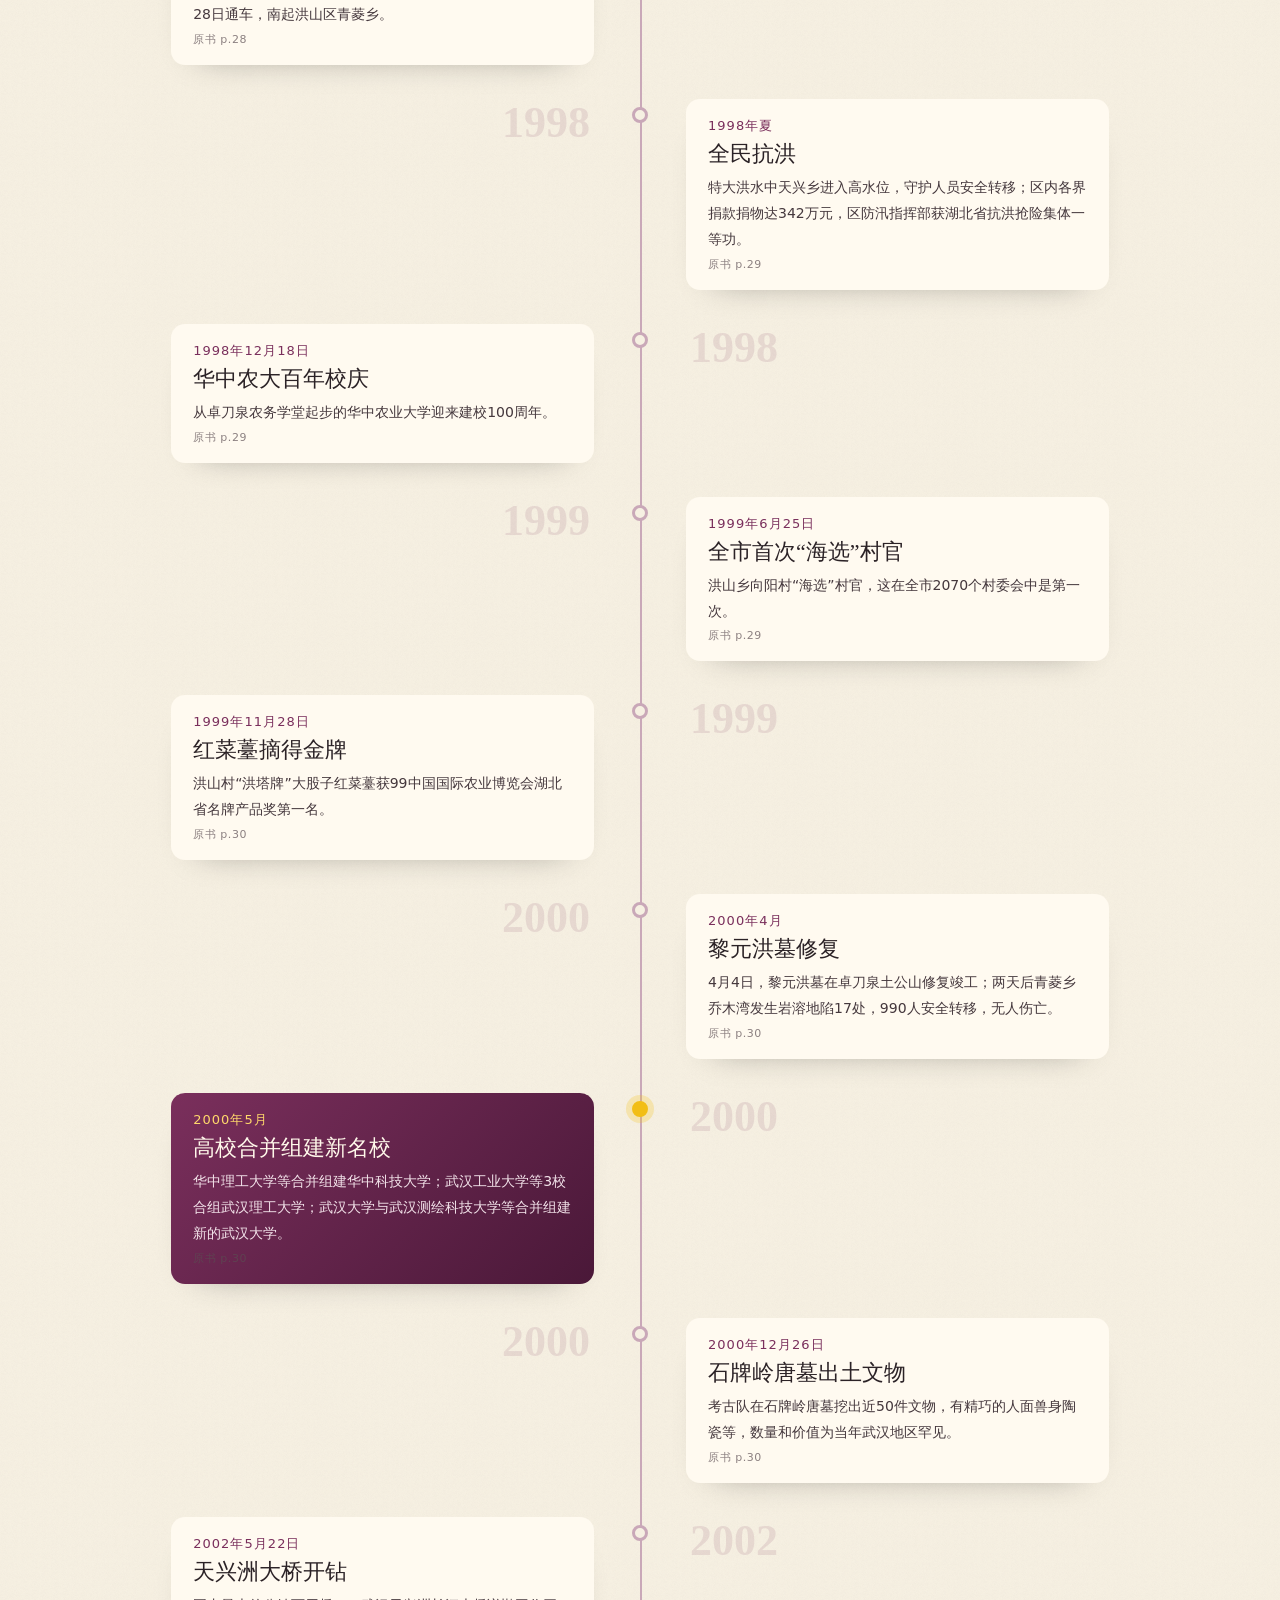
<file: timeline.html>
<!DOCTYPE html>
<html lang="zh-CN">
<head>
<meta charset="UTF-8">
<link rel="icon" href="assets/img/favicon.svg" type="image/svg+xml">
<meta name="viewport" content="width=device-width,initial-scale=1,viewport-fit=cover">
<title>大事记 · 洪山志览</title>
<link rel="stylesheet" href="assets/css/site.css?v=1124i">
</head>
<body>
<script src="assets/js/logo.js?v=1124g"></script>
<script src="data/site.js?v=1124g"></script>
<script src="assets/js/app.js?v=1124h"></script>
<script>HSApp.timeline();</script>
</body>
</html>
</file>
<file: assets/css/site.css>
/* 锁死字号缩放：微信/系统大字模式放大网页字号会导致顶栏压字、标题裁切、文字换行错乱 */
html{-webkit-text-size-adjust:100% !important;text-size-adjust:100% !important}
:root{
  --kai:"STKaiti","Kaiti SC","KaiTi","楷体","BiauKai",serif;
  --song:"Songti SC","STSong","Noto Serif SC","Source Han Serif SC","SimSun",serif;
  --sans:"PingFang SC","Hiragino Sans GB","Microsoft YaHei",system-ui,sans-serif;
  --paper:#f6f0e2; --paper2:#efe6d2; --ink:#2b2226; --ink2:#5b4d52; --line:rgba(60,40,50,.14);
  --purple:#7a2f5c; --yellow:#f2be16; --c:#7a2f5c;
}
*{box-sizing:border-box}
html{scroll-behavior:smooth}
body{margin:0;font-family:var(--sans);color:var(--ink);background:var(--paper);-webkit-font-smoothing:antialiased}
body.inner{background:
  radial-gradient(1200px 600px at 10% -10%, rgba(242,190,22,.10), transparent 60%),
  radial-gradient(900px 500px at 100% 0%, rgba(122,47,92,.08), transparent 60%),
  url("data:image/svg+xml,%3Csvg xmlns='http://www.w3.org/2000/svg' width='160' height='160'%3E%3Cfilter id='n'%3E%3CfeTurbulence baseFrequency='.9' numOctaves='2' stitchTiles='stitch'/%3E%3CfeColorMatrix values='0 0 0 0 .35 0 0 0 0 .28 0 0 0 0 .2 0 0 0 .06 0'/%3E%3C/filter%3E%3Crect width='100%25' height='100%25' filter='url(%23n)'/%3E%3C/svg%3E"),
  var(--paper)}
a{color:inherit}
img{max-width:100%;display:block}

/* ---------- 菜薹 logo ---------- */
.hs-logo-svg{overflow:visible;display:block}
.hs-st{transform-box:fill-box;transform-origin:50% 100%;animation:hsSway 5s ease-in-out infinite}
.hs-st1{animation-duration:5.6s;animation-delay:-1s}
.hs-st3{animation-duration:4.8s;animation-delay:-2.4s}
@keyframes hsSway{0%,100%{transform:rotate(-2.5deg)}50%{transform:rotate(3deg)}}
a:hover .hs-st{animation-duration:1.6s}

/* ---------- 顶栏 ---------- */
.hs-top{position:fixed;left:0;right:0;top:0;z-index:50;height:68px;display:flex;align-items:center;justify-content:space-between;padding:0 3vw 0 0;
  transition:background .4s, box-shadow .4s, height .4s}
.hs-top.solid{background:rgba(246,240,226,.88);backdrop-filter:blur(12px);box-shadow:0 1px 0 var(--line);height:58px}
.hs-corner{position:relative;display:flex;align-items:flex-end;gap:10px;text-decoration:none;color:var(--ink);padding:6px 22px 6px 2.4vw;align-self:flex-start;background:rgba(246,240,226,.82);backdrop-filter:blur(10px);border-bottom-right-radius:28px;box-shadow:0 8px 24px -16px rgba(40,20,30,.45)}
.hs-top.solid .hs-corner{background:none;box-shadow:none;backdrop-filter:none}
.hs-corner .hs-logo-svg{margin-top:2px;filter:drop-shadow(0 4px 6px rgba(80,30,60,.18))}
.hs-corner b{font-family:var(--kai);font-weight:400;font-size:21px;letter-spacing:.22em;margin-bottom:12px;white-space:nowrap;flex:none}
.hs-corner small{display:block;font-family:var(--sans);font-size:10px;letter-spacing:.4em;color:var(--ink2);margin-top:2px;white-space:nowrap}
.hs-corner .hs-logo-svg{flex:none}
.hs-nav{display:flex;gap:2px;padding:4px;border-radius:999px;background:rgba(246,240,226,.78);backdrop-filter:blur(10px);box-shadow:0 6px 20px -14px rgba(40,20,30,.4)}
.hs-nav a{text-decoration:none;font-size:14px;letter-spacing:.2em;padding:8px 12px;border-radius:999px;color:var(--ink2);transition:.25s}
.hs-nav a:hover{color:var(--purple);background:rgba(122,47,92,.07)}
.hs-nav a.on{color:#fff;background:var(--purple)}
.hs-burger{display:none;background:none;border:0;font-size:22px;color:var(--ink);cursor:pointer}
@media(max-width:900px){
  .hs-nav{position:fixed;top:58px;right:0;left:0;flex-direction:column;background:rgba(246,240,226,.97);padding:10px 6vw 20px;transform:translateY(-130%);transition:.35s;box-shadow:0 10px 30px rgba(0,0,0,.08)}
  .hs-nav.open{transform:none}
  .hs-burger{display:block}
  .hs-top{background:rgba(246,240,226,.9);backdrop-filter:blur(10px)}
}

/* ---------- 通用 ---------- */
.wrap{max-width:1180px;margin:0 auto;padding:0 5vw}
.wrap-narrow{max-width:860px;margin:0 auto;padding:0 5vw}
.eyebrow{font-size:12px;letter-spacing:.5em;color:var(--c);display:flex;align-items:center;gap:12px;text-transform:uppercase}
.eyebrow:before{content:"";width:28px;height:1px;background:currentColor}
.h-kai{font-family:var(--kai);font-weight:400}
.sec{padding:80px 0}
.sec-title{font-family:var(--kai);font-weight:400;font-size:clamp(30px,4vw,44px);margin:.3em 0 .6em;letter-spacing:.08em}
.muted{color:var(--ink2)}
.reveal{opacity:0;transform:translateY(26px);transition:opacity .9s ease, transform .9s ease}
.reveal.in{opacity:1;transform:none}
.chip{display:inline-block;font-size:12px;padding:4px 10px;border-radius:999px;border:1px solid var(--line);color:var(--ink2);margin:0 6px 6px 0;background:rgba(255,255,255,.4)}
.pg{font-size:11px;color:var(--ink2);opacity:.7;letter-spacing:.05em}
.btn{display:inline-flex;align-items:center;gap:10px;padding:11px 22px;border-radius:999px;background:var(--c);color:#fff;text-decoration:none;font-size:14px;letter-spacing:.15em;transition:.3s;border:0;cursor:pointer}
.btn:hover{filter:brightness(.88);transform:translateY(-1px)}
.btn.ghost{background:transparent;color:var(--c);border:1px solid currentColor}

.hs-foot{margin-top:60px;padding:46px 0 40px;border-top:1px solid var(--line);font-size:13px;color:var(--ink2);background:rgba(239,230,210,.6)}
.hs-foot .wrap{display:flex;gap:30px;justify-content:space-between;flex-wrap:wrap;align-items:flex-end}
.hs-foot b{font-family:var(--kai);font-weight:400;font-size:20px;color:var(--ink);letter-spacing:.2em}
.hs-foot .fl{display:flex;gap:14px;align-items:flex-end}

/* ---------- 页面头图 ---------- */
.ph{position:relative;min-height:88vh;display:flex;align-items:flex-end;overflow:hidden;color:#fff}
.ph .bg{position:absolute;inset:0;background-size:cover;background-position:center;image-rendering:auto;transform:scale(1.02);animation:kenburns 26s ease-in-out infinite alternate}
@keyframes kenburns{to{transform:scale(1.06) translate(-1%,-.6%)}}
.ph:after{content:"";position:absolute;inset:0;background:linear-gradient(180deg,rgba(20,10,15,.05) 30%,rgba(20,10,15,.62) 100%)}
.ph .in{position:relative;z-index:2;padding:0 6vw 9vh;max-width:1000px}
.ph h1{font-family:var(--kai);font-weight:400;font-size:clamp(52px,8vw,108px);margin:.1em 0 .15em;letter-spacing:.08em;line-height:1.05;text-shadow:0 4px 30px rgba(0,0,0,.35)}
.ph .tag{font-family:var(--song);font-size:clamp(17px,2vw,22px);letter-spacing:.12em;opacity:.95}
.ph .eyebrow{color:#ffe9a8}
.ph .scroll{position:absolute;right:5vw;bottom:5vh;z-index:3;font-size:11px;letter-spacing:.5em;writing-mode:vertical-rl;opacity:.85}
.ph .scroll:after{content:"";display:block;width:1px;height:60px;background:#fff;margin:12px auto 0;animation:drip 2s infinite}
@keyframes drip{0%{transform:scaleY(0);transform-origin:top}50%{transform:scaleY(1);transform-origin:top}51%{transform-origin:bottom}100%{transform:scaleY(0);transform-origin:bottom}}

/* 变体：分栏 */
.ph.split{color:var(--ink);background:var(--paper);min-height:86vh;align-items:center}
.ph.split:after{display:none}
.ph.split .bg{left:42%;animation:none;transform:none;clip-path:polygon(8% 0,100% 0,100% 100%,0 100%, 4% 70%, 0 40%);}
.ph.split .in{max-width:38%;padding:120px 0 60px 6vw}
.ph.split .eyebrow{color:var(--c)}
.ph.split h1{text-shadow:none;color:var(--ink)}
.ph.split h1,.ph.frame h1{font-size:clamp(40px,5.2vw,74px)}
/* 变体：拱窗 */
.ph.arch{color:var(--ink);background:var(--paper);min-height:auto;flex-direction:column;align-items:center;text-align:center;padding:110px 0 30px}
.ph.arch:after{display:none}
.ph.arch .bg{position:relative;inset:auto;width:min(760px,86vw);aspect-ratio:3/2.15;border-radius:400px 400px 18px 18px;animation:none;transform:none;box-shadow:0 30px 60px -20px rgba(60,20,40,.35);order:2;margin-top:26px}
.ph.arch .in{padding:0 6vw;order:1}
.ph.arch .eyebrow{color:var(--c);justify-content:center}
.ph.arch .eyebrow:after{content:"";width:28px;height:1px;background:currentColor}
.ph.arch h1{text-shadow:none}
/* 变体：电影宽幅 */
.ph.band{min-height:auto;flex-direction:column;align-items:stretch;background:#1d1418;padding-top:58px}
.ph.band:after{display:none}
.ph.band .bg{position:relative;inset:auto;height:56vh;animation:none;transform:none}
.ph.band .in{max-width:none;padding:36px 6vw 46px;display:flex;gap:40px;align-items:flex-end;justify-content:space-between;flex-wrap:wrap}
.ph.band h1{font-size:clamp(44px,6vw,80px);margin:0}
.ph.band .seal{width:84px;height:84px;border:3px solid #c0392b;color:#e74c3c;font-family:var(--kai);font-size:30px;display:grid;place-items:center;border-radius:8px;transform:rotate(-6deg);line-height:1.05;text-align:center}
/* 变体：相框 */
.ph.frame{color:var(--ink);background:var(--paper);min-height:84vh;align-items:center}
.ph.frame:after{display:none}
.ph.frame .bg{left:auto;right:6vw;top:120px;bottom:auto;width:min(620px,52vw);aspect-ratio:3/2;border:14px solid #fffdf7;box-shadow:0 30px 60px -18px rgba(40,30,20,.35);transform:rotate(2.5deg);animation:none}
.ph.frame .bg:before{content:"";position:absolute;left:50%;top:-26px;width:90px;height:30px;background:rgba(242,190,22,.55);transform:translateX(-50%) rotate(-3deg)}
.ph.frame .in{max-width:42%;padding:120px 0 80px 6vw}
.ph.frame .eyebrow{color:var(--c)}
.ph.frame h1{text-shadow:none}
/* 变体：卷轴 */
.ph.scrollv{color:var(--ink);background:var(--paper);min-height:auto;padding:130px 6vw 50px;display:grid;grid-template-columns:1fr auto;gap:5vw;align-items:center}
.ph.scrollv:after{display:none}
.ph.scrollv .in{grid-column:2;grid-row:1;padding:0;writing-mode:vertical-rl;height:min(520px,62vh)}
.ph.scrollv .in .eyebrow{writing-mode:horizontal-tb}
.ph.scrollv h1{text-shadow:none;font-size:clamp(56px,7vw,92px)}
.ph.scrollv .tag{letter-spacing:.3em}
.ph.scrollv .bg{grid-column:1;grid-row:1;width:100%;position:relative;inset:auto;height:min(520px,62vh);animation:none;transform:none;border-radius:4px;box-shadow:0 20px 50px -20px rgba(40,30,20,.45)}
.ph.scrollv .bg:before,.ph.scrollv .bg:after{content:"";position:absolute;left:-14px;right:-14px;height:16px;background:linear-gradient(180deg,#6b3a1f,#3d1f0e 60%,#6b3a1f);border-radius:8px}
.ph.scrollv .bg:before{top:-12px}.ph.scrollv .bg:after{bottom:-12px}
@media(max-width:900px){
  .ph.split .bg,.ph.frame .bg{position:relative;left:auto;right:auto;top:auto;width:88vw;height:auto;aspect-ratio:3/2;margin:0 auto;clip-path:none;transform:none}
  .ph.split,.ph.frame{flex-direction:column;padding-top:80px}
  .ph.split .in,.ph.frame .in{max-width:none;padding:30px 6vw}
  .ph.scrollv{grid-template-columns:1fr}
  .ph.scrollv .in{writing-mode:horizontal-tb;height:auto}
  .ph.scrollv .bg{height:auto;aspect-ratio:3/2}
  .ph.scrollv .in,.ph.scrollv .bg{grid-column:1}.ph.scrollv .bg{grid-row:2}
}

/* ---------- 篇页：导语 ---------- */
.lead{font-family:var(--song);font-size:19px;line-height:2.15;color:#33282d;text-align:justify}
.lead:first-letter{font-family:var(--kai);float:left;font-size:4.2em;line-height:.9;margin:.08em .14em 0 0;color:var(--c)}
.kw{margin-top:22px}
/* 数字 */
.nums{display:grid;grid-template-columns:repeat(auto-fit,minmax(200px,1fr));gap:2px;background:var(--line);border:1px solid var(--line);border-radius:18px;overflow:hidden;margin:50px 0 0}
.num{background:var(--paper);padding:28px 24px;position:relative}
.num .v{font-family:var(--song);font-size:46px;color:var(--c);font-weight:600;letter-spacing:-.01em;line-height:1}
.num .u{font-size:15px;margin-left:4px;color:var(--c)}
.num .l{margin-top:12px;font-size:14px;color:var(--ink2);line-height:1.6}
.num .pg{position:absolute;right:14px;top:12px}
.nums.v2{background:none;border:0;gap:18px}
.nums.v2 .num{border-radius:50% 50% 18px 18px;background:#fff8ea;text-align:center;box-shadow:0 10px 30px -18px rgba(0,0,0,.3)}
.nums.v3 .num{background:linear-gradient(160deg,#fffaf0,var(--paper2))}
.nums.v3 .num .v{font-family:var(--kai);font-weight:400;font-size:54px}

/* 故事 */
.stories{display:grid;grid-template-columns:repeat(auto-fill,minmax(300px,1fr));gap:22px}
.story{background:#fffaf0;border-radius:16px;padding:26px 26px 22px;position:relative;box-shadow:0 1px 0 var(--line),0 20px 40px -30px rgba(60,30,40,.4);transition:.35s}
.story:hover{transform:translateY(-4px) rotate(-.3deg)}
.story h3{font-family:var(--kai);font-weight:400;font-size:23px;margin:0 0 10px;color:var(--ink)}
.story h3:before{content:"";display:inline-block;width:10px;height:10px;border-radius:50%;background:var(--c);margin-right:10px;vertical-align:middle}
.story p{margin:0;line-height:1.95;font-size:15px;color:#43363b}
.story .pg{display:block;margin-top:12px}
.stories.notes .story{background:#fff6c9;border-radius:4px;transform:rotate(-1deg)}
.stories.notes .story:nth-child(2n){background:#f8e7f0;transform:rotate(1.2deg)}
.stories.notes .story:nth-child(3n){background:#e6f1e4;transform:rotate(-.4deg)}
.stories.notes .story:before{content:"";position:absolute;top:-10px;left:50%;width:70px;height:22px;background:rgba(255,255,255,.6);transform:translateX(-50%) rotate(2deg)}
.stories.line{grid-template-columns:1fr;gap:0;border-left:2px solid var(--c);margin-left:10px}
.stories.line .story{background:none;box-shadow:none;border-radius:0;padding:4px 0 30px 34px}
.stories.line .story h3:before{position:absolute;left:-7px;top:12px;width:12px;height:12px;margin:0;box-shadow:0 0 0 5px var(--paper)}

/* 章节卡片 */
.chs{display:grid;grid-template-columns:repeat(auto-fill,minmax(320px,1fr));gap:18px;counter-reset:ch}
.ch{display:block;text-decoration:none;background:rgba(255,253,246,.85);border:1px solid var(--line);border-radius:16px;padding:22px 24px;position:relative;overflow:hidden;transition:.3s}
.ch:hover{border-color:var(--c);transform:translateY(-3px);box-shadow:0 20px 40px -26px rgba(60,30,40,.45)}
.ch .no{font-size:12px;letter-spacing:.3em;color:var(--c)}
.ch h3{font-family:var(--kai);font-weight:400;font-size:24px;margin:6px 0 8px}
.ch p{margin:0 0 12px;color:var(--ink2);font-size:14px;line-height:1.8}
.ch .secs{font-size:12px;color:var(--ink2);opacity:.8;line-height:1.8}
.ch .go{position:absolute;right:18px;top:20px;width:34px;height:34px;border-radius:50%;border:1px solid var(--line);display:grid;place-items:center;transition:.3s;color:var(--c)}
.ch:hover .go{background:var(--c);color:#fff;border-color:var(--c)}
.ch.zj{background:linear-gradient(135deg,#fff8e1,#f6e2ec);border-color:rgba(122,47,92,.35)}
.ch.zj .no:after{content:" · 专记";color:#b8860b}

/* 通用卡片墙（地名/景点/高校/文物等） */
.tiles{display:grid;grid-template-columns:repeat(auto-fill,minmax(250px,1fr));gap:16px}
.tile{background:#fffaf0;border-radius:14px;padding:20px 20px 16px;border-top:3px solid var(--c);box-shadow:0 14px 30px -26px rgba(0,0,0,.4)}
.tile h4{margin:0 0 8px;font-family:var(--kai);font-weight:400;font-size:21px}
.tile h4 small{font-family:var(--sans);font-size:11px;color:#fff;background:var(--c);padding:2px 8px;border-radius:999px;margin-left:8px;vertical-align:middle;letter-spacing:.1em}
.tile p{margin:0;font-size:14px;line-height:1.85;color:#45383d}

/* 篇导航 */
.pnav{display:flex;justify-content:space-between;gap:20px;margin-top:40px}
.pnav a{flex:1;text-decoration:none;padding:22px 26px;border-radius:16px;border:1px solid var(--line);background:rgba(255,253,246,.7);transition:.3s}
.pnav a:hover{border-color:var(--c)}
.pnav a small{display:block;font-size:12px;color:var(--ink2);letter-spacing:.2em}
.pnav a b{font-family:var(--kai);font-weight:400;font-size:22px}
.pnav a.nx{text-align:right}

/* ---------- 阅读页 ---------- */
.rd-head{position:relative;height:300px;overflow:hidden;color:#fff;display:flex;align-items:flex-end}
.rd-head .bg{position:absolute;inset:0;background-size:cover;background-position:center 40%;filter:saturate(.9)}
.rd-head:after{content:"";position:absolute;inset:0;background:linear-gradient(180deg,rgba(30,15,22,.15),rgba(30,15,22,.72))}
.rd-head .in{position:relative;z-index:2;padding:0 5vw 30px;width:100%;max-width:1280px;margin:0 auto}
.crumb{font-size:13px;letter-spacing:.1em;opacity:.9}
.crumb a{text-decoration:none;border-bottom:1px solid rgba(255,255,255,.4)}
.rd-head h1{font-family:var(--kai);font-weight:400;font-size:clamp(34px,4.6vw,56px);margin:.2em 0 0;letter-spacing:.06em}
.rd{max-width:1280px;margin:0 auto;padding:40px 5vw;display:grid;grid-template-columns:270px 1fr;gap:56px;align-items:start}
.rd-side{position:sticky;top:76px;max-height:calc(100vh - 96px);overflow:auto;font-size:14px;padding-right:6px}
.rd-side h5{font-size:12px;letter-spacing:.3em;color:var(--ink2);margin:0 0 10px;font-weight:500}
.rd-side a{display:block;text-decoration:none;padding:7px 12px;border-radius:8px;color:var(--ink2);line-height:1.5}
.rd-side a:hover{background:rgba(122,47,92,.06);color:var(--ink)}
.rd-side a.on{background:var(--c);color:#fff}
.rd-side .secl a{font-size:13px;padding-left:22px;position:relative}
.rd-side .secl a.on{background:none;color:var(--c);font-weight:600}
.rd-side .secl a.on:before{content:"";position:absolute;left:8px;top:50%;width:6px;height:6px;border-radius:50%;background:var(--c);transform:translateY(-50%)}
.rd-side .sgrp{margin-bottom:26px}
.rd-main{min-width:0}
.rd-note{background:#fff8e6;border-left:4px solid var(--yellow);padding:14px 18px;border-radius:0 12px 12px 0;font-size:14px;color:#5a4a2e;line-height:1.8;margin-bottom:30px}
.rd-note b{color:var(--c)}
.rd-body{font-family:var(--song);font-size:18px;line-height:2.1;color:#2f2629}
.rd-body h2{font-family:var(--kai);font-weight:400;font-size:30px;margin:2.2em 0 .8em;padding-bottom:12px;border-bottom:1px solid var(--line);scroll-margin-top:80px;position:relative}
.rd-body h2:first-child{margin-top:0}
.rd-body h2:after{content:"";position:absolute;left:0;bottom:-1px;width:60px;height:3px;background:var(--c)}
.rd-body h3{font-family:var(--kai);font-weight:400;font-size:23px;margin:1.6em 0 .5em;color:var(--c)}
.rd-body h4{font-family:var(--sans);font-size:17px;margin:1.3em 0 .4em;color:#4a3a40}
.rd-body p{margin:0 0 1em;text-indent:2em;text-align:justify}
.rd-body .pgm{font-family:var(--sans);font-size:11px;color:#9b8a90;float:right;margin:-.2em 0 0 1em;padding:1px 8px;border:1px solid var(--line);border-radius:999px;text-indent:0}
.rd-body .fig{font-family:var(--sans);font-size:13px;color:var(--ink2);text-indent:0;text-align:center;font-style:italic}
.rd-pager{display:flex;justify-content:space-between;gap:16px;margin-top:50px;padding-top:30px;border-top:1px solid var(--line)}
.rd-pager a{text-decoration:none;flex:1;padding:16px 20px;border:1px solid var(--line);border-radius:14px;transition:.3s}
.rd-pager a:hover{border-color:var(--c)}
.rd-pager small{display:block;font-size:12px;color:var(--ink2)}
.rd-pager b{font-family:var(--kai);font-weight:400;font-size:20px}
.rd-pager .nx{text-align:right}
.progress{position:fixed;left:0;top:0;height:3px;background:linear-gradient(90deg,var(--c),var(--yellow));z-index:60;width:0}
.fontctl{display:flex;gap:6px;margin-bottom:18px}
.fontctl button{border:1px solid var(--line);background:#fffaf0;border-radius:8px;padding:4px 10px;cursor:pointer;font-size:13px;color:var(--ink2)}
@media(max-width:900px){.rd{grid-template-columns:1fr}.rd-side{position:static;max-height:none}.rd-side .secl{display:none}}

/* ---------- 志览 ---------- */
.atlas-hero{padding:130px 0 40px;position:relative}
.atlas-hero h1{font-family:var(--kai);font-weight:400;font-size:clamp(54px,8vw,110px);margin:.1em 0 .1em;letter-spacing:.1em}
.atlas-hero .sub{font-family:var(--song);font-size:19px;line-height:2;max-width:760px;color:#3b2f34}
.atlas-search{margin-top:28px;display:flex;max-width:560px;background:#fffaf0;border:1px solid var(--line);border-radius:999px;padding:6px 6px 6px 22px;box-shadow:0 14px 30px -24px rgba(0,0,0,.35)}
.atlas-search input{flex:1;border:0;background:none;font-size:15px;outline:none;font-family:var(--sans)}
.atlas-search button{border:0;background:var(--purple);color:#fff;border-radius:999px;padding:10px 20px;cursor:pointer;letter-spacing:.2em}
.sr{margin-top:12px;max-width:760px;display:none;background:#fffaf0;border:1px solid var(--line);border-radius:16px;max-height:420px;overflow:auto}
.sr a{display:block;padding:12px 20px;text-decoration:none;border-bottom:1px solid var(--line);font-size:14px}
.sr a:hover{background:#f7eedb}
.sr a b{color:var(--purple);font-weight:500}
.sr a span{color:var(--ink2);font-size:12px;margin-left:8px}
.specials{display:grid;grid-template-columns:2fr 1fr 1fr;grid-template-rows:240px 240px;gap:16px;margin:30px 0 10px}
.sp{position:relative;border-radius:20px;overflow:hidden;text-decoration:none;color:#fff;display:flex;align-items:flex-end;padding:24px}
.sp:first-child{grid-row:span 2}
.sp .bg{position:absolute;inset:0;background-size:cover;background-position:center;transition:transform 1.2s ease}
.sp:hover .bg{transform:scale(1.07)}
.sp:after{content:"";position:absolute;inset:0;background:linear-gradient(180deg,transparent 35%,rgba(20,10,15,.7))}
.sp .t{position:relative;z-index:2}
.sp small{font-size:11px;letter-spacing:.4em;opacity:.85}
.sp h3{font-family:var(--kai);font-weight:400;font-size:clamp(22px,7vw,32px);margin:4px 0 2px;letter-spacing:.1em;max-width:100%;overflow:hidden;text-overflow:ellipsis;white-space:nowrap}
.sp p{margin:0;font-size:13px;opacity:.9}
.sp:first-child h3{font-size:clamp(30px,10vw,46px)}
.grp{padding:70px 0 20px;border-top:1px solid var(--line);position:relative}
.grp-head{display:flex;align-items:flex-end;gap:24px;margin-bottom:34px;flex-wrap:wrap}
.grp-head .gn{font-family:var(--kai);font-size:clamp(38px,10vw,54px);letter-spacing:.1em;color:var(--c);line-height:1;white-space:nowrap}
.grp-head .ge{font-size:11px;letter-spacing:.5em;color:var(--ink2)}
.grp-head .gd{font-family:var(--song);color:var(--ink2);font-size:16px}
.cards{display:grid;grid-template-columns:repeat(auto-fill,minmax(260px,1fr));gap:20px}
.card{text-decoration:none;display:block;border-radius:18px;overflow:hidden;background:#fffaf0;box-shadow:0 1px 0 var(--line),0 24px 44px -34px rgba(60,30,40,.55);transition:.4s}
.card:hover{transform:translateY(-6px)}
.card .im{aspect-ratio:3/2;background-size:cover;background-position:center;position:relative;overflow:hidden}
.card .im:after{content:attr(data-no);position:absolute;left:14px;top:12px;font-size:11px;letter-spacing:.3em;color:#fff;background:rgba(0,0,0,.35);padding:4px 10px;border-radius:999px;backdrop-filter:blur(4px)}
.card .tx{padding:16px 20px 20px}
.card h3{font-family:var(--kai);font-weight:400;font-size:26px;margin:0 0 4px;letter-spacing:.06em}
.card p{margin:0;font-size:14px;color:var(--ink2);line-height:1.7}
/* 分组版式差异 */
.g-wuchan .cards{grid-template-columns:repeat(4,1fr)}
.g-wuchan .card:first-child{grid-column:span 2;grid-row:span 2}
.g-wuchan .card:first-child .im{aspect-ratio:auto;height:calc(100% - 96px);min-height:280px}
.g-wuchan .card:first-child h3{font-size:36px}
.g-wuchan .card:nth-child(n+6){grid-column:span 2}
.g-wuchan .card:nth-child(n+6) .im{aspect-ratio:21/9}
.g-zhengshi .cards{grid-template-columns:repeat(auto-fill,minmax(260px,1fr));gap:14px}
.g-zhengshi .card{display:flex;align-items:center;gap:14px;padding:12px;border-radius:999px 18px 18px 999px}
.g-zhengshi .card .im{width:78px;height:78px;aspect-ratio:1;border-radius:50%;flex:none}
.g-zhengshi .card .im:after{display:none}
.g-zhengshi .card .tx{padding:0}
.g-zhengshi .card h3{font-size:20px;white-space:nowrap;overflow:hidden;text-overflow:ellipsis}
.g-zhengshi .card p{font-size:12px}
.g-zhengshi .card small{font-size:11px;color:var(--c);letter-spacing:.2em}
.g-wenjiao .cards{grid-template-columns:repeat(2,1fr)}
.g-wenjiao .card{display:grid;grid-template-columns:1.1fr 1fr}
.g-wenjiao .card .im{aspect-ratio:auto;min-height:220px}
.g-wenjiao .card .tx{padding:26px;display:flex;flex-direction:column;justify-content:center}
.g-minsheng .cards{grid-template-columns:repeat(2,1fr)}
.g-minsheng .card .im{aspect-ratio:21/9}
.g-shanshui .card{border-radius:200px 200px 18px 18px}
.g-shanshui .card .im{aspect-ratio:4/4.2}
.g-jianzhi .card{transform:rotate(-1deg);border:10px solid #fffdf7;border-bottom-width:4px}
.g-jianzhi .card:nth-child(2){transform:rotate(1.2deg)}
.g-jianzhi .card:hover{transform:rotate(0) translateY(-6px)}
@media(max-width:900px){
  .specials{grid-template-columns:1fr 1fr;grid-template-rows:none;grid-auto-rows:200px}
  .sp:first-child{grid-column:span 2;grid-row:auto}
  .g-wuchan .cards,.g-wenjiao .cards,.g-minsheng .cards{grid-template-columns:1fr}
  .g-wuchan .card:first-child{grid-column:auto;grid-row:auto}
  .g-wenjiao .card{grid-template-columns:1fr}
}

/* ---------- 大事记 ---------- */
.tl-filter{display:flex;gap:10px;flex-wrap:wrap;justify-content:center;position:sticky;top:64px;z-index:10;padding:14px 0;background:rgba(246,240,226,.9);backdrop-filter:blur(8px)}
.tl-filter button{border:1px solid var(--line);background:#fffaf0;padding:8px 18px;border-radius:999px;cursor:pointer;font-size:14px;letter-spacing:.2em;color:var(--ink2)}
.tl-filter button.on{background:var(--purple);color:#fff;border-color:var(--purple)}
.tl{position:relative;max-width:1040px;margin:40px auto 0;padding:0 4vw}
.tl:before{content:"";position:absolute;left:50%;top:0;bottom:0;width:2px;background:linear-gradient(180deg,transparent,#c9a8b8 4%,#c9a8b8 96%,transparent)}
.tl-era{text-align:center;margin:50px 0 30px;position:relative;z-index:2}
.tl-era span{display:inline-block;font-family:var(--kai);font-size:30px;letter-spacing:.3em;padding:10px 30px;background:var(--paper);border:1px solid var(--purple);color:var(--purple);border-radius:999px}
.ev{position:relative;width:50%;padding:0 46px 34px 0}
.ev:nth-of-type(even){margin-left:50%;padding:0 0 34px 46px}
.ev .dot{position:absolute;right:-8px;top:8px;width:16px;height:16px;border-radius:50%;background:var(--paper);border:3px solid #c9a8b8}
.ev:nth-of-type(even) .dot{left:-8px;right:auto}
.ev .box{background:#fffaf0;border-radius:14px;padding:18px 22px;box-shadow:0 16px 34px -28px rgba(0,0,0,.45);text-align:left}
.ev .tm{font-size:13px;color:var(--purple);letter-spacing:.08em}
.ev h3{font-family:var(--kai);font-weight:400;font-size:22px;margin:4px 0 6px}
.ev p{margin:0;font-size:14px;line-height:1.85;color:#45383d}
.ev.major .box{background:linear-gradient(135deg,#7a2f5c,#4a1838);color:#fff8ea}
.ev.major .tm{color:#ffd86b}.ev.major p{color:#f3e3ea}
.ev.major .dot{border-color:var(--yellow);background:var(--yellow);box-shadow:0 0 0 6px rgba(242,190,22,.25)}
.ev .yr{position:absolute;top:2px;font-family:var(--song);font-size:44px;font-weight:700;color:rgba(122,47,92,.12);right:-200px;width:150px;line-height:1}
.ev:nth-of-type(even) .yr{left:-200px;right:auto;text-align:right}
@media(max-width:800px){
  .tl:before{left:22px}.ev,.ev:nth-of-type(even){width:auto;margin-left:0;padding:0 0 26px 50px}
  .ev .dot,.ev:nth-of-type(even) .dot{left:14px;right:auto}.ev .yr{display:none}
}

/* ---------- 人物 ---------- */
.pp-grid{display:grid;grid-template-columns:repeat(auto-fill,minmax(230px,1fr));gap:16px}
.pp{background:#fffaf0;border-radius:16px;padding:22px 20px 18px;cursor:pointer;position:relative;overflow:hidden;transition:.3s;border:1px solid transparent}
.pp:hover{border-color:var(--c);transform:translateY(-3px)}
.pp .nm{font-family:var(--kai);font-size:30px;letter-spacing:.08em;line-height:1.1}
.pp .yr{font-size:12px;color:var(--ink2);margin:6px 0 10px}
.pp .tg{display:inline-block;font-size:12px;padding:3px 10px;border-radius:999px;background:rgba(122,47,92,.08);color:var(--purple)}
.pp .ini{position:absolute;right:-10px;bottom:-26px;font-family:var(--kai);font-size:110px;color:rgba(122,47,92,.06);line-height:1}
.modal{position:fixed;inset:0;z-index:100;background:rgba(30,15,22,.55);backdrop-filter:blur(6px);display:none;align-items:center;justify-content:center;padding:20px}
.modal.open{display:flex}
.modal .card2{background:var(--paper);max-width:620px;width:100%;border-radius:22px;padding:40px 40px 34px;position:relative;max-height:86vh;overflow:auto;animation:pop .35s ease}
@keyframes pop{from{transform:scale(.94);opacity:0}}
.modal .x{position:absolute;right:18px;top:14px;border:0;background:none;font-size:28px;cursor:pointer;color:var(--ink2)}
.modal h2{font-family:var(--kai);font-weight:400;font-size:40px;margin:0 0 4px}
.modal .body{font-family:var(--song);font-size:17px;line-height:2.05;white-space:pre-wrap}
.namewall{display:flex;flex-wrap:wrap;gap:10px 18px;font-family:var(--kai);font-size:22px;color:#5a3a48}
.namewall span{opacity:.85}

/* ---------- 传说 / 诗文 ---------- */
.lg-grid{display:grid;grid-template-columns:repeat(auto-fill,minmax(220px,1fr));gap:18px}
.lg{aspect-ratio:3/4;border-radius:12px;cursor:pointer;position:relative;overflow:hidden;padding:22px;display:flex;flex-direction:column;justify-content:space-between;color:#fff;transition:.4s;
  background:linear-gradient(160deg,var(--a),var(--b))}
.lg:hover{transform:translateY(-6px) rotate(-1deg);box-shadow:0 24px 40px -20px rgba(0,0,0,.45)}
.lg .n{font-size:12px;letter-spacing:.3em;opacity:.8}
.lg h3{font-family:var(--kai);font-weight:400;font-size:30px;writing-mode:vertical-rl;margin:0;align-self:flex-end;letter-spacing:.2em;line-height:1.3;max-height:75%}
.lg p{margin:0;font-size:12px;opacity:.85;line-height:1.6}
.lg:before{content:"";position:absolute;right:-40px;top:-40px;width:160px;height:160px;border-radius:50%;border:1px solid rgba(255,255,255,.25)}
.poems{display:flex;gap:22px;overflow-x:auto;padding:20px 4px 30px;direction:rtl;scroll-snap-type:x mandatory}
.poem{direction:ltr;flex:none;writing-mode:vertical-rl;height:470px;background:#fffaf0;padding:30px 26px;border-radius:6px;box-shadow:0 18px 36px -26px rgba(0,0,0,.45);scroll-snap-align:start;
  background-image:repeating-linear-gradient(90deg,transparent 0 41px,rgba(160,60,40,.12) 41px 42px)}
.poem h4{font-family:var(--kai);font-weight:400;font-size:26px;margin:0 0 0 14px;letter-spacing:.15em}
.poem .au{font-size:13px;color:var(--purple);margin-left:16px;letter-spacing:.2em}
.poem .tx{font-family:var(--kai);font-size:20px;line-height:42px;letter-spacing:.18em;white-space:pre-line}
.couplets{display:grid;grid-template-columns:repeat(auto-fill,minmax(250px,1fr));gap:30px}
.cp{display:flex;flex-direction:column;align-items:center;gap:12px}
.cp .pair{display:flex;gap:26px;flex-direction:row-reverse}
.cp .pair div{writing-mode:vertical-rl;background:linear-gradient(180deg,#b3261e,#8f1a14);color:#ffe7a0;font-family:var(--kai);font-size:19px;letter-spacing:.25em;padding:16px 10px;border-radius:3px;box-shadow:0 10px 20px -12px rgba(120,20,10,.7);line-height:1.5;max-height:420px}
.cp small{font-size:12px;color:var(--ink2);text-align:center}

/* ---------- 菜薹专题 ---------- */
.ct-quote{display:grid;grid-template-columns:repeat(3,1fr);gap:18px}
@media (max-width:760px){.ct-quote{display:flex;flex-wrap:wrap}}
.ct-quote>div{flex:1 1 auto;min-width:150px;height:340px;display:flex;flex-direction:row-reverse;justify-content:space-between;align-items:stretch;gap:14px;background:#fffaf0;border:1px solid var(--line);border-radius:8px;padding:22px 18px 18px 14px}
.ct-quote>div p{writing-mode:vertical-rl;margin:0;font-family:var(--kai);font-size:20px;letter-spacing:.2em;line-height:1.7;max-height:100%}
.ct-quote small{writing-mode:vertical-rl;align-self:flex-end;flex:none;font-family:var(--sans);font-size:12px;line-height:1.4;color:#fff;background:var(--purple);padding:8px 4px;border-radius:4px;letter-spacing:.3em;max-height:100%}
.ct-tl{display:grid;grid-auto-flow:column;grid-auto-columns:minmax(180px,1fr);gap:0;position:relative;margin-top:40px;overflow-x:auto;padding-bottom:14px}
.ct-tl:before{content:"";position:absolute;left:0;width:100%;min-width:calc(180px * 8);top:15px;height:2px;background:linear-gradient(90deg,#9fb04a,var(--purple),var(--yellow))}
.ct-tl div{padding:40px 16px 0 0;position:relative;font-size:14px;line-height:1.8;color:#45383d}
.ct-tl div:before{content:"";position:absolute;left:0;top:7px;width:18px;height:18px;border-radius:50%;background:var(--yellow);box-shadow:0 0 0 5px rgba(242,190,22,.25)}
.ct-tl b{display:block;font-family:var(--kai);font-weight:400;font-size:19px;color:var(--purple)}

/* ---------- 区情 ---------- */
.pano{display:grid;grid-template-columns:repeat(4,1fr);gap:2px;background:var(--line);border-radius:20px;overflow:hidden}
.pano div{background:#fffaf0;padding:26px 24px;min-height:220px}
.pano h4{font-family:var(--kai);font-weight:400;font-size:24px;margin:0 0 10px;color:var(--purple)}
.pano h4 i{font-style:normal;font-size:12px;color:var(--ink2);display:block;letter-spacing:.3em;margin-bottom:6px;font-family:var(--sans)}
.pano p{margin:0;font-size:14px;line-height:1.9;color:#45383d}
@media(max-width:900px){.pano{grid-template-columns:1fr 1fr}}
@media(max-width:560px){.pano{grid-template-columns:1fr}}

.dialect{display:grid;grid-template-columns:repeat(auto-fill,minmax(180px,1fr));gap:12px}
.dl{background:#fffaf0;border-radius:12px;padding:14px 16px;perspective:600px;cursor:pointer;min-height:92px;position:relative}
.dl b{font-family:var(--kai);font-weight:400;font-size:24px;color:var(--c);display:block}
.dl span{font-size:13px;color:var(--ink2);line-height:1.6}
.sayings{display:flex;flex-wrap:wrap;gap:12px}
.sayings span{font-family:var(--kai);font-size:19px;padding:10px 18px;background:#fff6dc;border-radius:999px;border:1px dashed rgba(176,125,22,.5)}

/* ================= 手机适配（2026-11-24） ================= */
.hs-totop,.hs-jump,.rd-bar,.rd-mask,.rd-grip{display:none}
html.lock,html.lock body{overflow:hidden}
@media(max-width:900px){
  .hs-burger{width:44px;height:44px;display:grid;place-items:center}
  .hs-nav a{padding:13px 12px;font-size:15px}
  .hs-totop{display:block;position:fixed;right:14px;bottom:calc(18px + env(safe-area-inset-bottom));z-index:65;width:46px;height:46px;border-radius:50%;border:1px solid var(--line);background:var(--paper);color:var(--ink);font-size:20px;line-height:1;box-shadow:0 8px 22px -8px rgba(40,20,30,.4);opacity:0;pointer-events:none;transform:translateY(12px);transition:.3s;cursor:pointer}
  .hs-totop.show{opacity:1;pointer-events:auto;transform:none}
  /* 阅读页：目录收进底部抽屉，底部固定 上一章/目录/下一章 */
  .rd{padding:24px 5vw 30px;gap:0}
  .rd-side{position:fixed;left:0;right:0;top:auto;bottom:0;z-index:90;max-height:74vh;overflow:auto;overscroll-behavior:contain;background:var(--paper);border-radius:22px 22px 0 0;padding:0 5vw calc(24px + env(safe-area-inset-bottom));box-shadow:0 -24px 60px -24px rgba(0,0,0,.45);transform:translateY(105%);transition:transform .35s ease;font-size:15px}
  .rd-side.open{transform:none}
  .rd-side .secl{display:block}
  .rd-side a{padding:11px 12px}
  .rd-side .secl a{font-size:14px}
  .rd-grip{display:flex;position:sticky;top:0;z-index:2;background:var(--paper);align-items:center;justify-content:space-between;padding:16px 0 10px;margin-bottom:6px;border-bottom:1px solid var(--line)}
  .rd-grip b{font-family:var(--kai);font-weight:400;font-size:20px;letter-spacing:.3em}
  .rd-x{width:44px;height:44px;border:0;background:none;font-size:28px;color:var(--ink2);cursor:pointer;margin-right:-10px}
  .rd-mask{display:block;position:fixed;inset:0;z-index:85;background:rgba(30,15,22,.45);opacity:0;pointer-events:none;transition:opacity .3s}
  .rd-mask.open{opacity:1;pointer-events:auto}
  .rd-bar{display:flex;position:fixed;left:0;right:0;bottom:0;z-index:70;gap:8px;background:var(--paper);border-top:1px solid var(--line);padding:7px 4vw calc(7px + env(safe-area-inset-bottom));box-shadow:0 -8px 24px -18px rgba(0,0,0,.4)}
  .rd-bar .b{flex:1;min-height:44px;display:grid;place-items:center;border:1px solid var(--line);border-radius:12px;background:#fffaf0;color:var(--ink);text-decoration:none;font-size:15px;font-family:var(--sans);letter-spacing:.08em}
  .rd-bar .toc{flex:1.2;background:var(--c);border-color:var(--c);color:#fff}
  body.reading .hs-foot{padding-bottom:90px}
  body.reading .hs-totop{bottom:calc(76px + env(safe-area-inset-bottom))}
  .fontctl{flex-wrap:wrap}
  .fontctl button{min-width:52px;min-height:40px;font-size:15px}
  .rd-pager{flex-direction:column}
}
@media(max-width:760px){
  /* 头图压到半屏多一点，标题和导读露在第一屏 */
  .ph{min-height:60vh}
  .ph .in{padding:0 6vw 5vh}
  .ph h1{font-size:clamp(42px,12.5vw,62px)}
  .ph .scroll{display:none}
  .ph.band .bg{height:32vh}
  .ph.band .in{padding:22px 6vw 28px;gap:16px}
  .ph.band .seal{width:60px;height:60px;font-size:21px}
  .ph.split,.ph.frame{min-height:auto;padding-top:70px}
  .ph.split .in,.ph.frame .in{padding:22px 6vw 10px}
  .ph.arch{padding-top:84px}
  .ph.arch .bg{width:80vw}
  .ph.scrollv{padding:90px 6vw 30px;gap:24px}
  .rd-head{height:200px}
  .rd-head h1{font-size:clamp(28px,8vw,40px)}
  /* 字号与点击区 */
  .pg{font-size:12px}
  .rd-body .pgm{font-size:12px}
  .lead{font-size:17px;line-height:2}
  .modal{padding:0;align-items:flex-end}
  .modal .card2{border-radius:22px 22px 0 0;max-height:88vh;padding:40px 6vw calc(30px + env(safe-area-inset-bottom))}
  .modal .x{width:44px;height:44px;right:8px;top:6px}
  .modal h2{font-size:32px}
  /* 长页：板块跳转条 */
  .hs-corner .hs-logo-svg{width:46px;height:46px}
  .hs-corner b{font-size:18px;margin-bottom:8px}
  .hs-jump{visibility:hidden;display:flex;position:fixed;left:0;right:0;top:58px;z-index:45;gap:6px;overflow-x:auto;padding:8px 4vw;background:var(--paper);border-bottom:1px solid var(--line);scrollbar-width:none;transform:translateY(-130%);transition:transform .3s,visibility .3s}
  .hs-jump::-webkit-scrollbar{display:none}
  .hs-jump.show{transform:none;visibility:visible}
  .hs-jump a{flex:none;font-size:13px;padding:7px 13px;border-radius:999px;border:1px solid var(--line);text-decoration:none;color:var(--ink2);white-space:nowrap;background:#fffaf0}
  .hs-jump a.on{background:var(--c);border-color:var(--c);color:#fff}
  .sec,.grp{scroll-margin-top:112px}
}
/* 窄屏（≤360px，如 iPhone SE / 老安卓）：网格改单列，杜绝卡片撑破视口产生横向滚动 */
@media(max-width:360px){
  .chs,.stories,.stories.notes,.tiles,.pp-grid,.lg-grid,.couplets{grid-template-columns:1fr}
  .pnav{flex-direction:column}
  .hs-top{padding-right:2vw}
  .hs-burger{margin-right:-4px}
  .ph h1{font-size:clamp(38px,12vw,52px)}
  .num .v{font-size:40px}
  .nums.v3 .num .v{font-size:46px}
  .rd-bar .b{font-size:14px;letter-spacing:0}
  .eyebrow{letter-spacing:.35em;font-size:11px}
}
</file>
